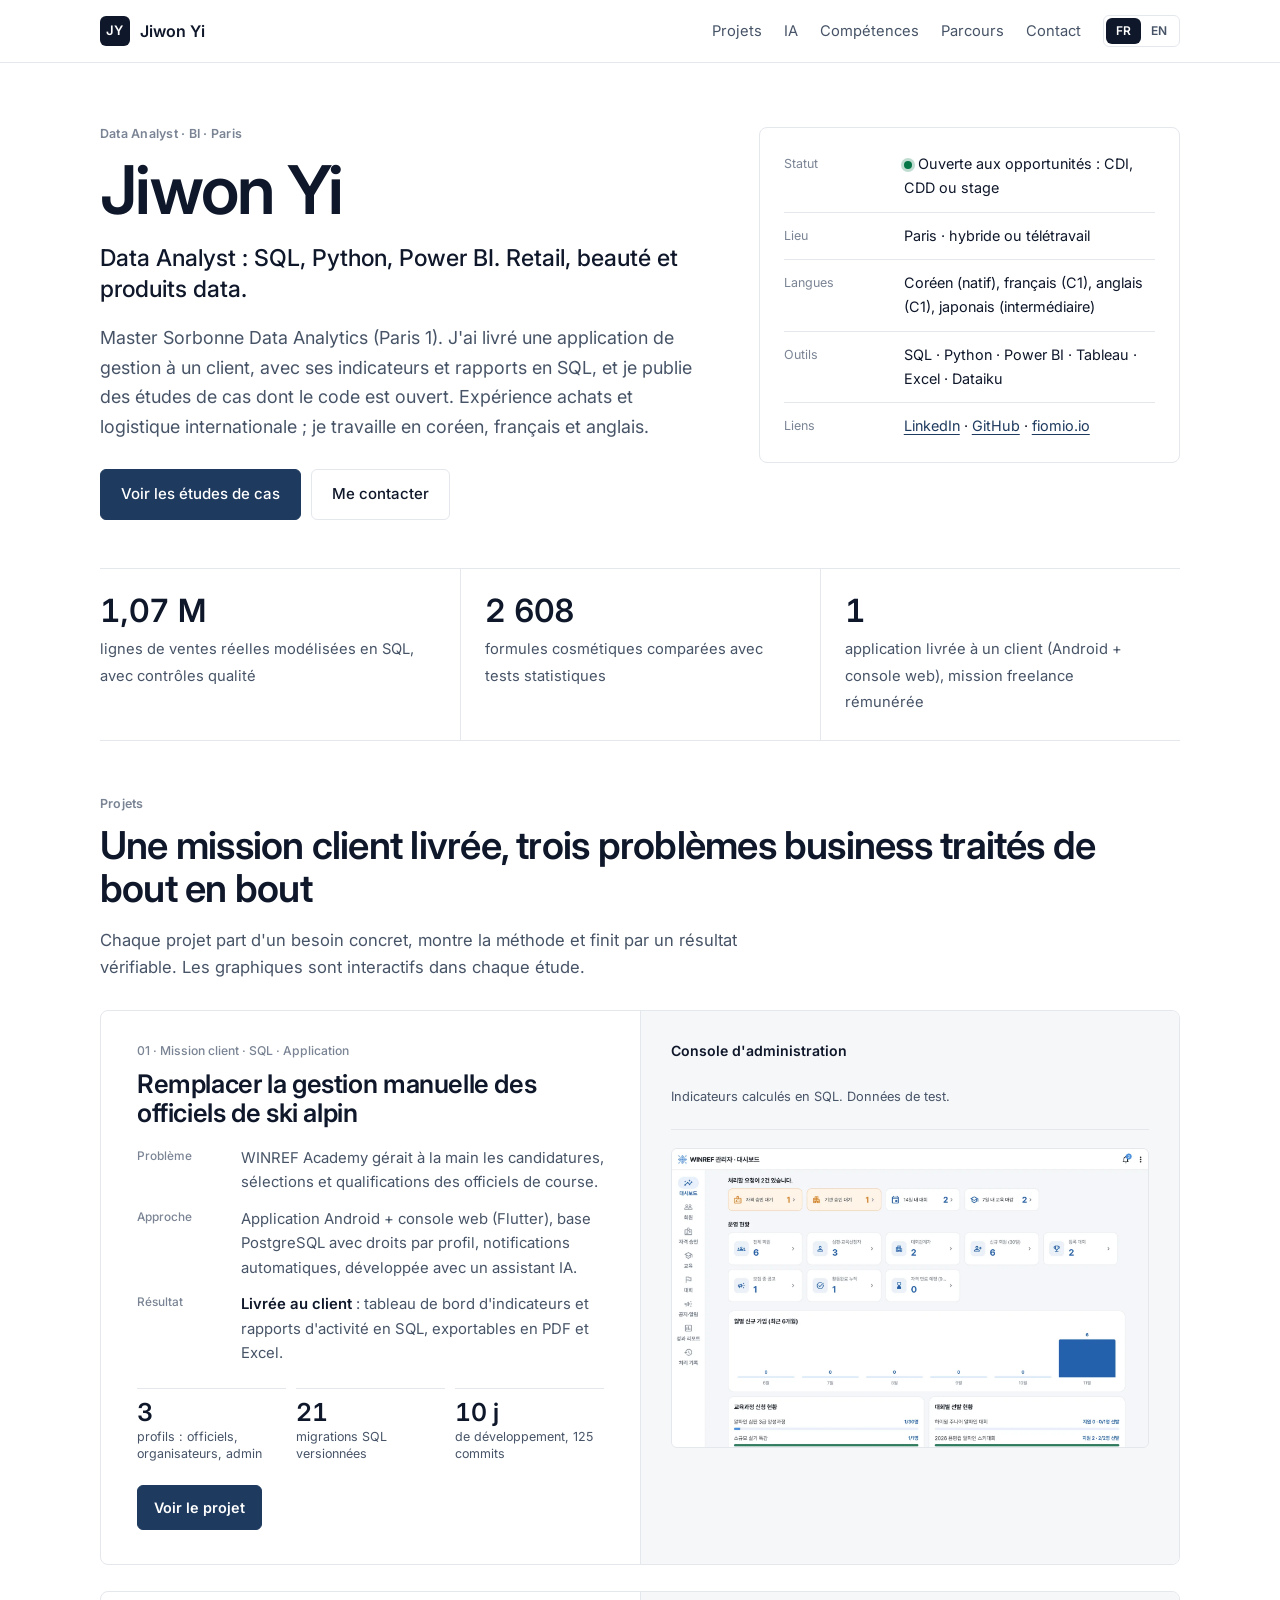
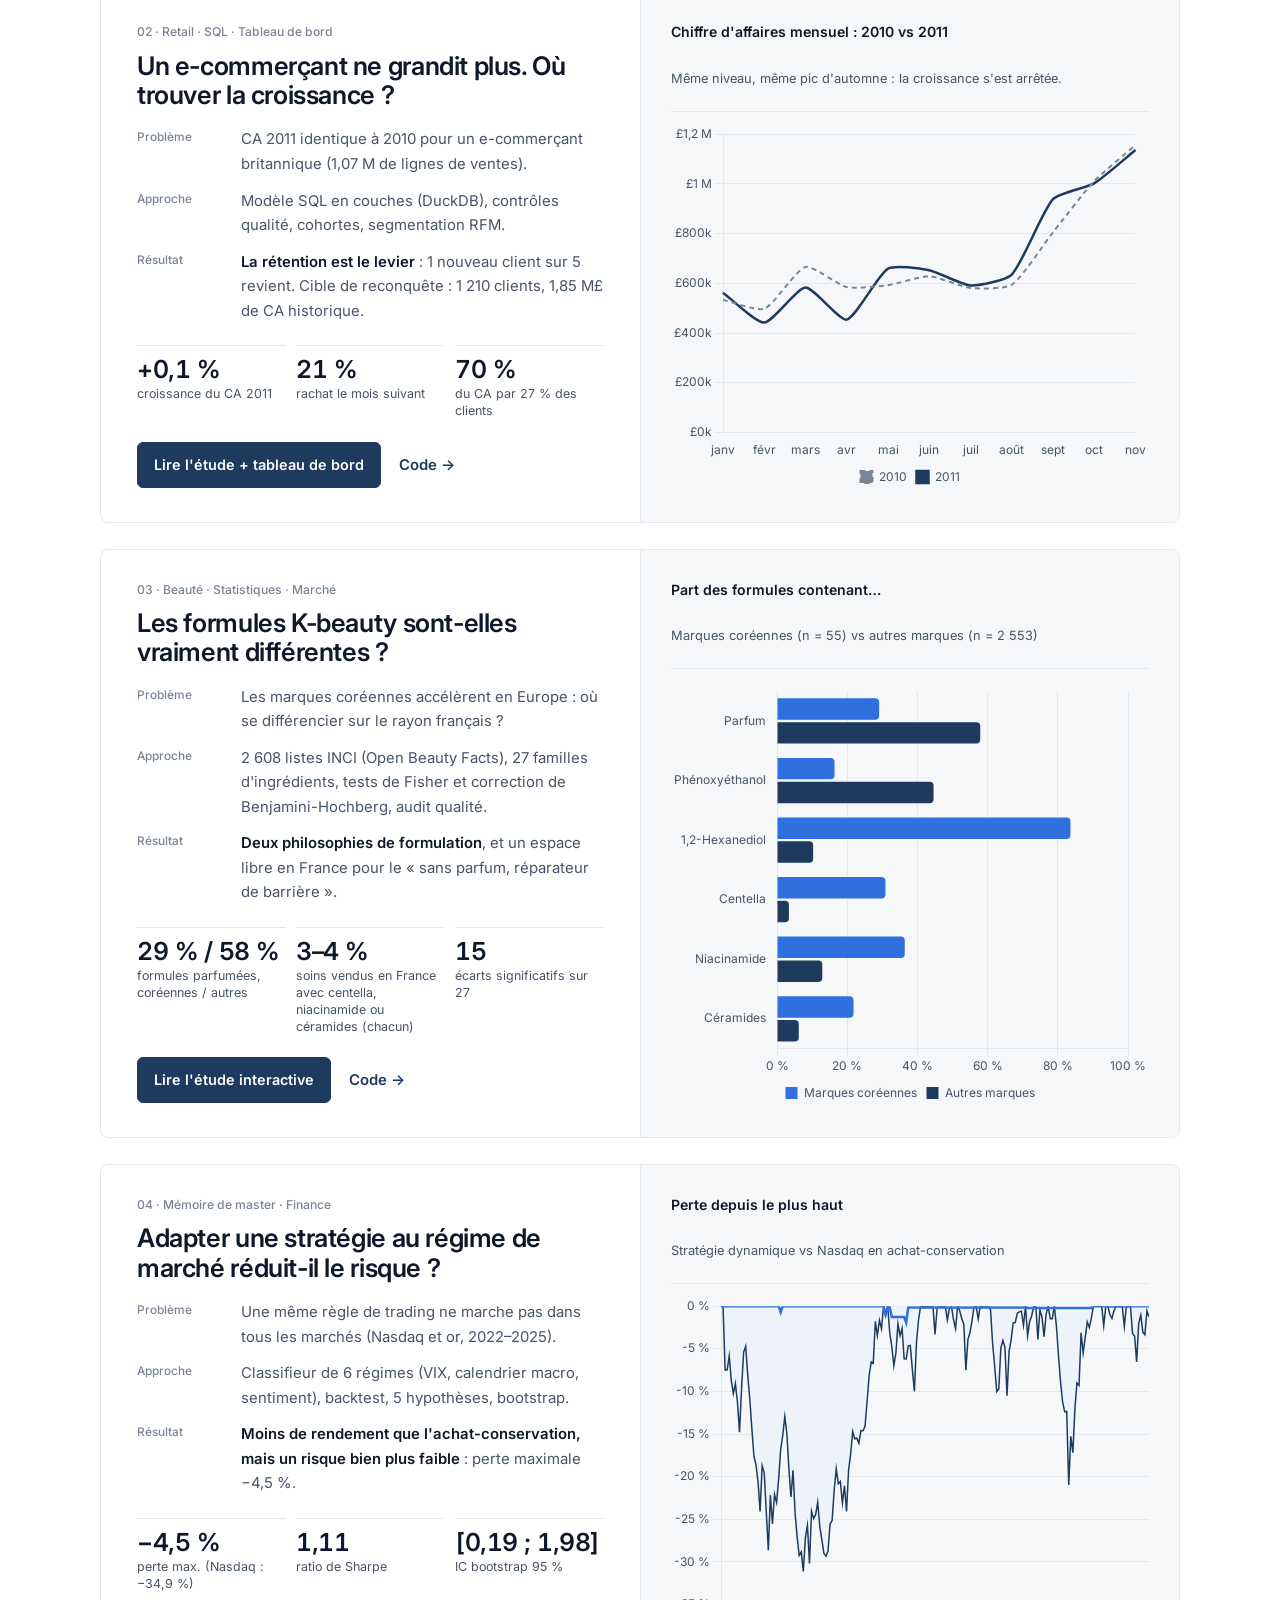
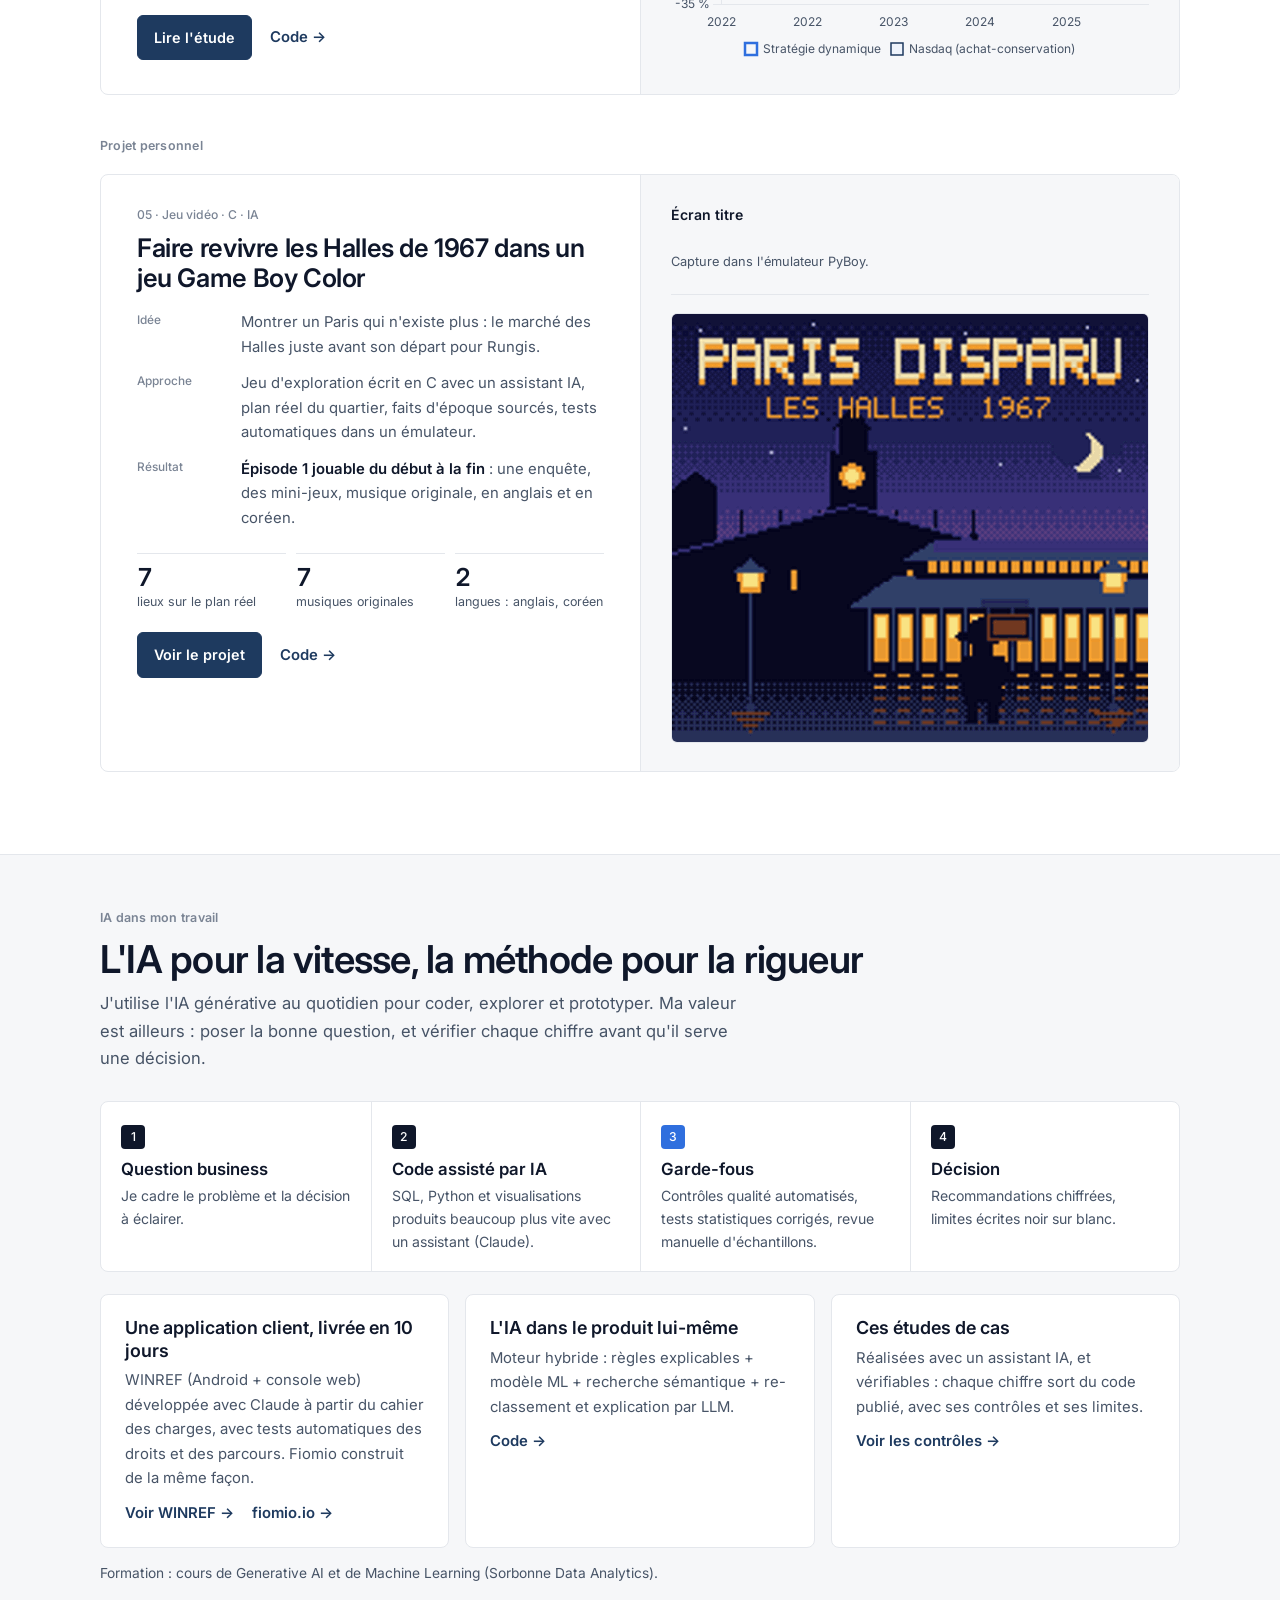
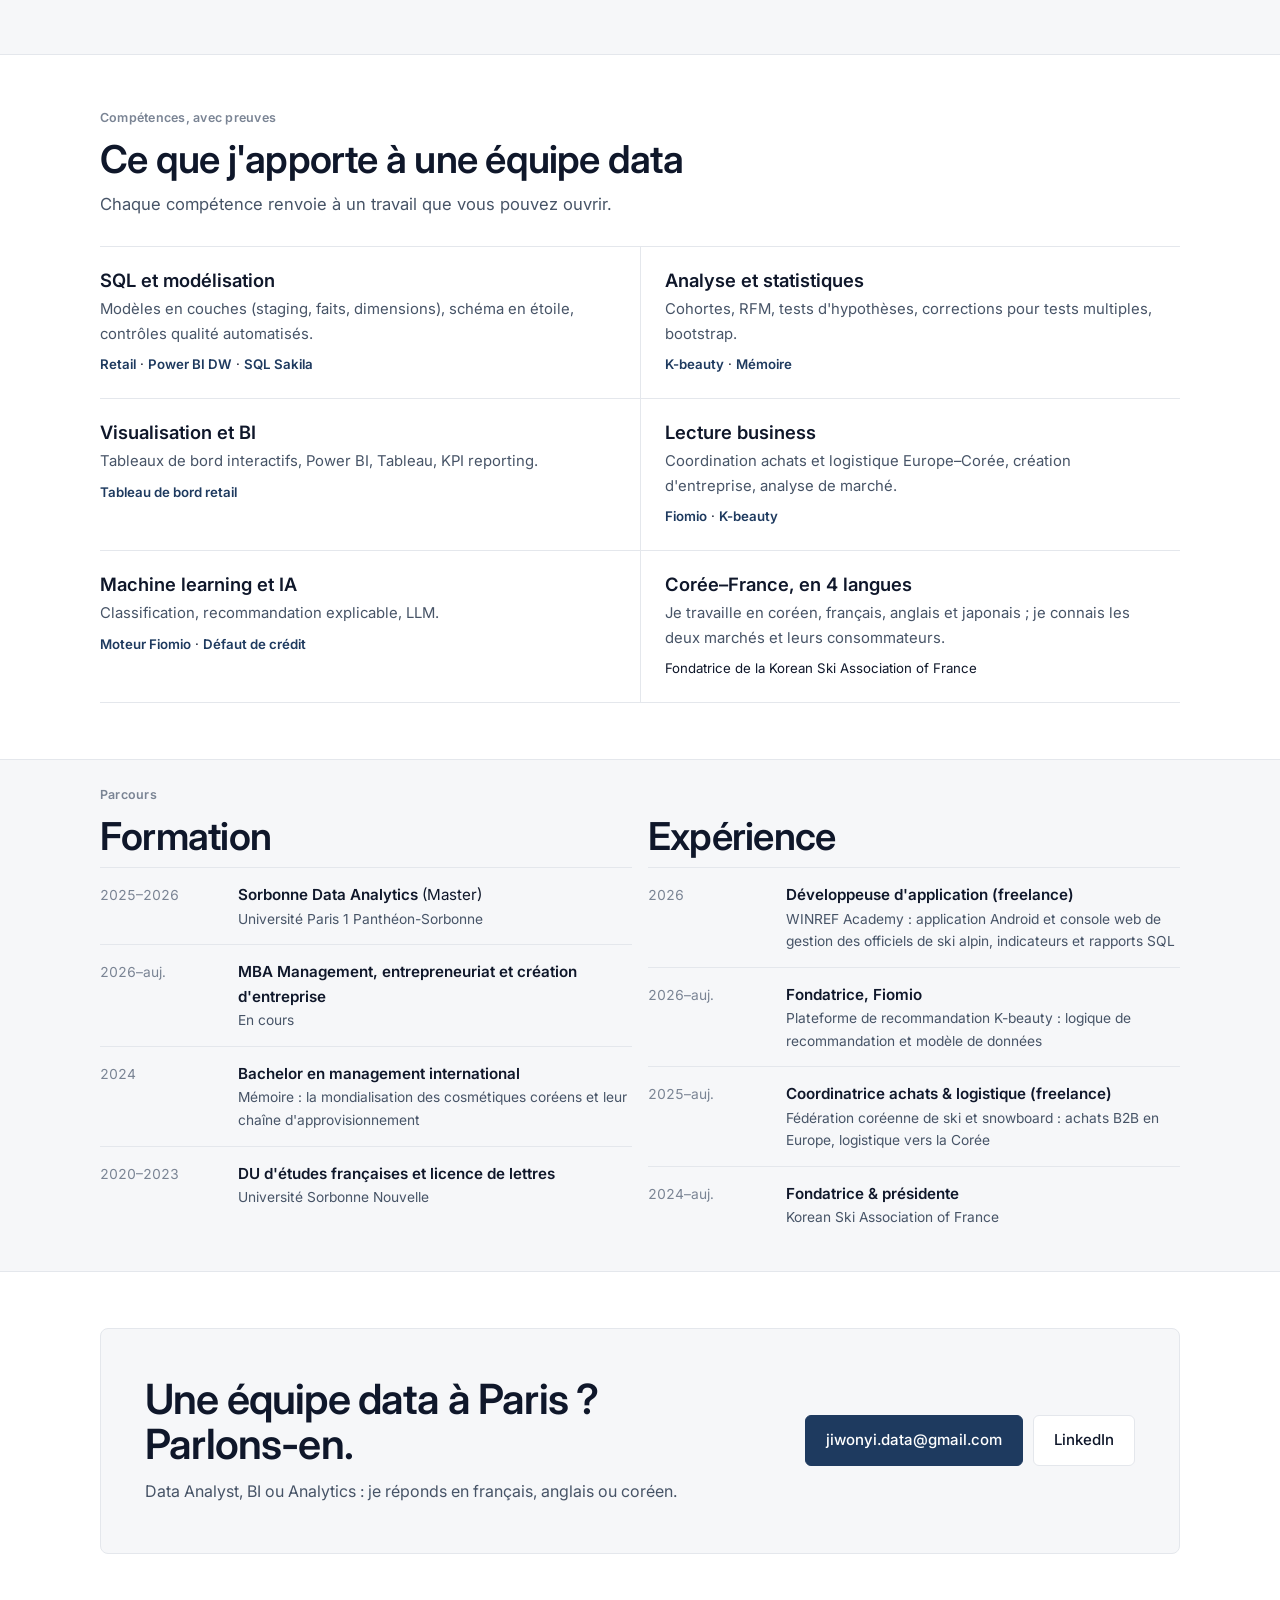
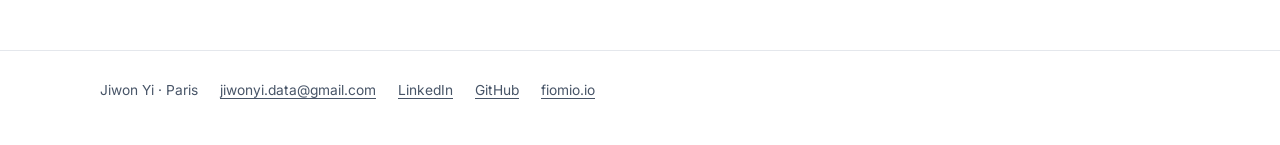
<file: index.html>
<!doctype html>
<html lang="fr" data-lang="fr">
<head>
<meta charset="utf-8">
<meta name="viewport" content="width=device-width, initial-scale=1">
<title>Jiwon Yi — Data Analyst à Paris</title>
<meta name="title-fr" content="Jiwon Yi — Data Analyst à Paris">
<meta name="title-en" content="Jiwon Yi — Data Analyst in Paris">
<meta name="description" content="Jiwon Yi, Data Analyst à Paris : SQL, Python, BI. Études de cas en retail, beauté et finance.">
<link rel="preconnect" href="https://fonts.googleapis.com"><link rel="preconnect" href="https://fonts.gstatic.com" crossorigin>
<link rel="stylesheet" href="https://fonts.googleapis.com/css2?family=Inter:wght@400;500;600;700&display=swap">
<link rel="stylesheet" href="assets/site.css?v=202611241107">
<script src="assets/site.js?v=202611241107"></script>
</head>
<body>
<nav class="nav"><div class="wrap">
  <a class="brand" href="index.html"><span class="mono">JY</span>Jiwon Yi</a>
  <a class="link" href="index.html#etudes"><span lang="fr">Projets</span><span lang="en">Projects</span></a>
  <a class="link opt" href="index.html#ia"><span lang="fr">IA</span><span lang="en">AI</span></a>
  <a class="link opt" href="index.html#competences"><span lang="fr">Compétences</span><span lang="en">Skills</span></a>
  <a class="link opt" href="index.html#parcours"><span lang="fr">Parcours</span><span lang="en">Background</span></a>
  <a class="link opt" href="mailto:jiwonyi.data@gmail.com">Contact</a>
  <div class="langsw" role="group" aria-label="Language"><button data-lang="fr" aria-pressed="true">FR</button><button data-lang="en" aria-pressed="false">EN</button></div>
</div></nav>
<header class="hero"><div class="wrap grid">
  <div>
    <p class="eyebrow">Data Analyst · BI · Paris</p>
    <h1 class="display">Jiwon Yi</h1>
    <p class="sub" lang="fr">Data Analyst : SQL, Python, Power BI. Retail, beauté et produits data.</p>
    <p class="sub" lang="en">Data Analyst: SQL, Python, Power BI. Retail, beauty and data products.</p>
    <p class="lead" lang="fr">Master Sorbonne Data Analytics (Paris 1). J'ai livré une application de gestion à un client, avec ses indicateurs et rapports en SQL, et je publie des études de cas dont le code est ouvert. Expérience achats et logistique internationale ; je travaille en coréen, français et anglais.</p>
    <p class="lead" lang="en">Sorbonne Data Analytics master's (Paris 1). I delivered a management app to a client, with its KPIs and reports in SQL, and I publish case studies with open code. International procurement and logistics experience; I work in Korean, French and English.</p>
    <div class="btns">
      <a class="btn primary" href="#etudes"><span lang="fr">Voir les études de cas</span><span lang="en">See the case studies</span></a>
      <a class="btn" href="mailto:jiwonyi.data@gmail.com"><span lang="fr">Me contacter</span><span lang="en">Get in touch</span></a>
    </div>
  </div>
  <aside class="profile">
    <dl class="facts">
      <div><dt lang="fr">Statut</dt><dt lang="en">Status</dt><dd><span class="dot"></span><span lang="fr">Ouverte aux opportunités : CDI, CDD ou stage</span><span lang="en">Open to roles: permanent, fixed-term or internship</span></dd></div>
      <div><dt lang="fr">Lieu</dt><dt lang="en">Location</dt><dd lang="fr">Paris · hybride ou télétravail</dd><dd lang="en">Paris · hybrid or remote</dd></div>
      <div><dt lang="fr">Langues</dt><dt lang="en">Languages</dt><dd lang="fr">Coréen (natif), français (C1), anglais (C1), japonais (intermédiaire)</dd><dd lang="en">Korean (native), French (C1), English (C1), Japanese (intermediate)</dd></div>
      <div><dt lang="fr">Outils</dt><dt lang="en">Tools</dt><dd>SQL · Python · Power BI · Tableau · Excel · Dataiku</dd></div>
      <div><dt lang="fr">Liens</dt><dt lang="en">Links</dt><dd><a href="https://www.linkedin.com/in/jiwonyi/">LinkedIn</a> · <a href="https://github.com/jiwon-ai">GitHub</a> · <a href="https://fiomio.io">fiomio.io</a></dd></div>
    </dl>
  </aside>
</div></header>

<div class="wrap"><div class="proof">
  <div><b><span lang="fr">1,07 M</span><span lang="en">1.07 M</span></b><span lang="fr">lignes de ventes réelles modélisées en SQL, avec contrôles qualité</span><span lang="en">real sales lines modelled in SQL, with data-quality checks</span></div>
  <div><b><span lang="fr">2 608</span><span lang="en">2,608</span></b><span lang="fr">formules cosmétiques comparées avec tests statistiques</span><span lang="en">cosmetic formulas compared with statistical tests</span></div>
  <div><b>1</b><span lang="fr">application livrée à un client (Android + console web), mission freelance rémunérée</span><span lang="en">app delivered to a client (Android + web console), paid freelance project</span></div>
</div></div>

<section id="etudes"><div class="wrap">
  <div class="sechead"><div>
    <p class="eyebrow"><span lang="fr">Projets</span><span lang="en">Projects</span></p>
    <h2 class="h" lang="fr">Une mission client livrée, trois problèmes business traités de bout en bout</h2>
    <h2 class="h" lang="en">One delivered client project, three business problems solved end to end</h2>
  </div></div>
  <p class="intro" lang="fr">Chaque projet part d'un besoin concret, montre la méthode et finit par un résultat vérifiable. Les graphiques sont interactifs dans chaque étude.</p>
  <p class="intro" lang="en">Each project starts from a concrete need, shows the method and ends with a verifiable result. Charts are interactive inside each study.</p>

  <article class="case">
    <div class="txt">
      <div class="num">01 · <span lang="fr">Mission client</span><span lang="en">Client project</span> · SQL · <span lang="fr">Application</span><span lang="en">App</span></div>
      <h3 lang="fr">Remplacer la gestion manuelle des officiels de ski alpin</h3>
      <h3 lang="en">Replacing manual management of alpine-ski officials</h3>
      <dl class="pai">
        <div><dt lang="fr">Problème</dt><dt lang="en">Problem</dt><dd lang="fr">WINREF Academy gérait à la main les candidatures, sélections et qualifications des officiels de course.</dd><dd lang="en">WINREF Academy handled race officials' applications, selections and qualifications by hand.</dd></div>
        <div><dt lang="fr">Approche</dt><dt lang="en">Approach</dt><dd lang="fr">Application Android + console web (Flutter), base PostgreSQL avec droits par profil, notifications automatiques, développée avec un assistant IA.</dd><dd lang="en">Android app + web console (Flutter), PostgreSQL with role-based rights, automatic notifications, built with an AI assistant.</dd></div>
        <div><dt lang="fr">Résultat</dt><dt lang="en">Result</dt><dd lang="fr"><b>Livrée au client</b> : tableau de bord d'indicateurs et rapports d'activité en SQL, exportables en PDF et Excel.</dd><dd lang="en"><b>Delivered to the client</b>: KPI dashboard and activity reports in SQL, exportable to PDF and Excel.</dd></div>
      </dl>
      <div class="metrics">
        <div><b>3</b><span lang="fr">profils : officiels, organisateurs, admin</span><span lang="en">roles: officials, organisers, admin</span></div>
        <div><b>21</b><span lang="fr">migrations SQL versionnées</span><span lang="en">versioned SQL migrations</span></div>
        <div><b>10 j</b><span lang="fr">de développement, 125 commits</span><span lang="en">of development, 125 commits</span></div>
      </div>
      <div class="actions"><a class="btn primary" href="winref.html"><span lang="fr">Voir le projet</span><span lang="en">See the project</span></a></div>
    </div>
    <div class="viz">
      <h4 lang="fr">Console d'administration</h4><h4 lang="en">Admin console</h4>
      <p class="cap" lang="fr">Indicateurs calculés en SQL. Données de test.</p>
      <p class="cap" lang="en">KPIs computed in SQL. Test data.</p>
      <img src="assets/winref/admin-dashboard.webp" width="1600" height="1000" loading="lazy" alt="WINREF admin dashboard">
    </div>
  </article>

  <article class="case">
    <div class="txt">
      <div class="num">02 · Retail · SQL · <span lang="fr">Tableau de bord</span><span lang="en">Dashboard</span></div>
      <h3 lang="fr">Un e-commerçant ne grandit plus. Où trouver la croissance ?</h3>
      <h3 lang="en">An online retailer stopped growing. Where is the growth?</h3>
      <dl class="pai">
        <div><dt lang="fr">Problème</dt><dt lang="en">Problem</dt><dd lang="fr">CA 2011 identique à 2010 pour un e-commerçant britannique (1,07 M de lignes de ventes).</dd><dd lang="en">2011 revenue equal to 2010 for a UK online retailer (1.07 M sales lines).</dd></div>
        <div><dt lang="fr">Approche</dt><dt lang="en">Approach</dt><dd lang="fr">Modèle SQL en couches (DuckDB), contrôles qualité, cohortes, segmentation RFM.</dd><dd lang="en">Layered SQL model (DuckDB), data-quality checks, cohorts, RFM segmentation.</dd></div>
        <div><dt lang="fr">Résultat</dt><dt lang="en">Result</dt><dd lang="fr"><b>La rétention est le levier</b> : 1 nouveau client sur 5 revient. Cible de reconquête : 1 210 clients, 1,85 M£ de CA historique.</dd><dd lang="en"><b>Retention is the lever</b>: 1 in 5 new customers returns. Win-back target: 1,210 customers, £1.85 M lifetime revenue.</dd></div>
      </dl>
      <div class="metrics">
        <div><b><span lang="fr">+0,1 %</span><span lang="en">+0.1 %</span></b><span lang="fr">croissance du CA 2011</span><span lang="en">2011 revenue growth</span></div>
        <div><b>21 %</b><span lang="fr">rachat le mois suivant</span><span lang="en">repeat next month</span></div>
        <div><b>70 %</b><span lang="fr">du CA par 27 % des clients</span><span lang="en">of revenue from 27 % of customers</span></div>
      </div>
      <div class="actions"><a class="btn primary" href="retail.html"><span lang="fr">Lire l'étude + tableau de bord</span><span lang="en">Read the study + dashboard</span></a><a href="https://github.com/jiwon-ai/retail-sales-analytics">Code →</a></div>
    </div>
    <div class="viz">
      <h4 lang="fr">Chiffre d'affaires mensuel : 2010 vs 2011</h4><h4 lang="en">Monthly revenue: 2010 vs 2011</h4>
      <p class="cap" lang="fr">Même niveau, même pic d'automne : la croissance s'est arrêtée.</p>
      <p class="cap" lang="en">Same level, same autumn peak: growth has stopped.</p>
      <div class="chartbox"><canvas id="v-retail" role="img" aria-label="Monthly revenue 2010 vs 2011"></canvas></div>
    </div>
  </article>

  <article class="case">
    <div class="txt">
      <div class="num">03 · <span lang="fr">Beauté</span><span lang="en">Beauty</span> · <span lang="fr">Statistiques</span><span lang="en">Statistics</span> · <span lang="fr">Marché</span><span lang="en">Market</span></div>
      <h3 lang="fr">Les formules K-beauty sont-elles vraiment différentes ?</h3>
      <h3 lang="en">Are K-beauty formulas really different?</h3>
      <dl class="pai">
        <div><dt lang="fr">Problème</dt><dt lang="en">Problem</dt><dd lang="fr">Les marques coréennes accélèrent en Europe : où se différencier sur le rayon français ?</dd><dd lang="en">Korean brands are accelerating in Europe: where can they stand out on the French shelf?</dd></div>
        <div><dt lang="fr">Approche</dt><dt lang="en">Approach</dt><dd lang="fr">2 608 listes INCI (Open Beauty Facts), 27 familles d'ingrédients, tests de Fisher et correction de Benjamini-Hochberg, audit qualité.</dd><dd lang="en">2,608 INCI lists (Open Beauty Facts), 27 ingredient families, Fisher tests with Benjamini-Hochberg correction, quality audit.</dd></div>
        <div><dt lang="fr">Résultat</dt><dt lang="en">Result</dt><dd lang="fr"><b>Deux philosophies de formulation</b>, et un espace libre en France pour le « sans parfum, réparateur de barrière ».</dd><dd lang="en"><b>Two formulation philosophies</b>, and white space in France for "fragrance-free, barrier repair".</dd></div>
      </dl>
      <div class="metrics">
        <div><b>29 % / 58 %</b><span lang="fr">formules parfumées, coréennes / autres</span><span lang="en">fragranced, Korean / other</span></div>
        <div><b>3–4 %</b><span lang="fr">soins vendus en France avec centella, niacinamide ou céramides (chacun)</span><span lang="en">of French face care with centella, niacinamide or ceramides (each)</span></div>
        <div><b>15</b><span lang="fr">écarts significatifs sur 27</span><span lang="en">significant gaps out of 27</span></div>
      </div>
      <div class="actions"><a class="btn primary" href="kbeauty.html"><span lang="fr">Lire l'étude interactive</span><span lang="en">Read the interactive study</span></a><a href="https://github.com/jiwon-ai/kbeauty-ingredients-analysis">Code →</a></div>
    </div>
    <div class="viz">
      <h4 lang="fr">Part des formules contenant…</h4><h4 lang="en">Share of formulas containing…</h4>
      <p class="cap" lang="fr">Marques coréennes (n = 55) vs autres marques (n = 2 553)</p>
      <p class="cap" lang="en">Korean brands (n = 55) vs other brands (n = 2,553)</p>
      <div class="chartbox"><canvas id="v-kb" role="img" aria-label="Ingredient shares, Korean vs other brands"></canvas></div>
    </div>
  </article>

  <article class="case">
    <div class="txt">
      <div class="num">04 · <span lang="fr">Mémoire de master</span><span lang="en">Master's thesis</span> · <span lang="fr">Finance</span><span lang="en">Finance</span></div>
      <h3 lang="fr">Adapter une stratégie au régime de marché réduit-il le risque ?</h3>
      <h3 lang="en">Does adapting a strategy to the market regime reduce risk?</h3>
      <dl class="pai">
        <div><dt lang="fr">Problème</dt><dt lang="en">Problem</dt><dd lang="fr">Une même règle de trading ne marche pas dans tous les marchés (Nasdaq et or, 2022–2025).</dd><dd lang="en">One trading rule does not work in every market (Nasdaq and gold, 2022–2025).</dd></div>
        <div><dt lang="fr">Approche</dt><dt lang="en">Approach</dt><dd lang="fr">Classifieur de 6 régimes (VIX, calendrier macro, sentiment), backtest, 5 hypothèses, bootstrap.</dd><dd lang="en">6-regime classifier (VIX, macro calendar, sentiment), backtest, 5 hypotheses, bootstrap.</dd></div>
        <div><dt lang="fr">Résultat</dt><dt lang="en">Result</dt><dd lang="fr"><b>Moins de rendement que l'achat-conservation, mais un risque bien plus faible</b> : perte maximale −4,5 %.</dd><dd lang="en"><b>Less return than buy-and-hold, but far lower risk</b>: −4.5 % maximum drawdown.</dd></div>
      </dl>
      <div class="metrics">
        <div><b><span lang="fr">−4,5 %</span><span lang="en">−4.5 %</span></b><span lang="fr">perte max. (Nasdaq : −34,9 %)</span><span lang="en">max drawdown (Nasdaq: −34.9 %)</span></div>
        <div><b><span lang="fr">1,11</span><span lang="en">1.11</span></b><span lang="fr">ratio de Sharpe</span><span lang="en">Sharpe ratio</span></div>
        <div><b><span lang="fr">[0,19 ; 1,98]</span><span lang="en">[0.19, 1.98]</span></b><span lang="fr">IC bootstrap 95 %</span><span lang="en">95 % bootstrap CI</span></div>
      </div>
      <div class="actions"><a class="btn primary" href="thesis.html"><span lang="fr">Lire l'étude</span><span lang="en">Read the study</span></a><a href="https://github.com/jiwon-ai/Paris1_nasdaqandgold">Code →</a></div>
    </div>
    <div class="viz">
      <h4 lang="fr">Perte depuis le plus haut</h4><h4 lang="en">Drawdown from peak</h4>
      <p class="cap" lang="fr">Stratégie dynamique vs Nasdaq en achat-conservation</p>
      <p class="cap" lang="en">Dynamic strategy vs Nasdaq buy-and-hold</p>
      <div class="chartbox"><canvas id="v-th" role="img" aria-label="Drawdown, dynamic strategy vs Nasdaq"></canvas></div>
    </div>
  </article>

  <div class="sechead side"><div>
    <p class="eyebrow"><span lang="fr">Projet personnel</span><span lang="en">Personal project</span></p>
  </div></div>

  <article class="case">
    <div class="txt">
      <div class="num">05 · <span lang="fr">Jeu vidéo</span><span lang="en">Video game</span> · C · <span lang="fr">IA</span><span lang="en">AI</span></div>
      <h3 lang="fr">Faire revivre les Halles de 1967 dans un jeu Game Boy Color</h3>
      <h3 lang="en">Bringing 1967 Les Halles back in a Game Boy Color game</h3>
      <dl class="pai">
        <div><dt lang="fr">Idée</dt><dt lang="en">Idea</dt><dd lang="fr">Montrer un Paris qui n'existe plus : le marché des Halles juste avant son départ pour Rungis.</dd><dd lang="en">Show a Paris that no longer exists: Les Halles market just before it moved to Rungis.</dd></div>
        <div><dt lang="fr">Approche</dt><dt lang="en">Approach</dt><dd lang="fr">Jeu d'exploration écrit en C avec un assistant IA, plan réel du quartier, faits d'époque sourcés, tests automatiques dans un émulateur.</dd><dd lang="en">Exploration game written in C with an AI assistant, real street layout, sourced period facts, automated tests in an emulator.</dd></div>
        <div><dt lang="fr">Résultat</dt><dt lang="en">Result</dt><dd lang="fr"><b>Épisode 1 jouable du début à la fin</b> : une enquête, des mini-jeux, musique originale, en anglais et en coréen.</dd><dd lang="en"><b>Episode 1 playable start to finish</b>: a mystery, mini-games, original music, in English and Korean.</dd></div>
      </dl>
      <div class="metrics">
        <div><b>7</b><span lang="fr">lieux sur le plan réel</span><span lang="en">areas on the real layout</span></div>
        <div><b>7</b><span lang="fr">musiques originales</span><span lang="en">original music loops</span></div>
        <div><b>2</b><span lang="fr">langues : anglais, coréen</span><span lang="en">languages: English, Korean</span></div>
      </div>
      <div class="actions"><a class="btn primary" href="parisdisparu.html"><span lang="fr">Voir le projet</span><span lang="en">See the project</span></a><a href="https://github.com/jiwon-ai/paris-disparu/tree/dev">Code →</a></div>
    </div>
    <div class="viz">
      <h4 lang="fr">Écran titre</h4><h4 lang="en">Title screen</h4>
      <p class="cap" lang="fr">Capture dans l'émulateur PyBoy.</p>
      <p class="cap" lang="en">Captured in the PyBoy emulator.</p>
      <img class="px" src="assets/parisdisparu/title.png" width="480" height="432" loading="lazy" alt="Paris Disparu title screen">
    </div>
  </article>
</div></section>

<section id="ia"><div class="wrap">
  <p class="eyebrow"><span lang="fr">IA dans mon travail</span><span lang="en">AI in my work</span></p>
  <h2 class="h" lang="fr">L'IA pour la vitesse, la méthode pour la rigueur</h2>
  <h2 class="h" lang="en">AI for speed, method for rigour</h2>
  <p class="intro" lang="fr">J'utilise l'IA générative au quotidien pour coder, explorer et prototyper. Ma valeur est ailleurs : poser la bonne question, et vérifier chaque chiffre avant qu'il serve une décision.</p>
  <p class="intro" lang="en">I use generative AI every day to code, explore and prototype. My value is elsewhere: asking the right question, and checking every number before it drives a decision.</p>
  <div class="aiflow">
    <div><span>1</span><b lang="fr">Question business</b><b lang="en">Business question</b><p lang="fr">Je cadre le problème et la décision à éclairer.</p><p lang="en">I frame the problem and the decision it should inform.</p></div>
    <div><span>2</span><b lang="fr">Code assisté par IA</b><b lang="en">AI-assisted code</b><p lang="fr">SQL, Python et visualisations produits beaucoup plus vite avec un assistant (Claude).</p><p lang="en">SQL, Python and charts produced much faster with an assistant (Claude).</p></div>
    <div><span>3</span><b lang="fr">Garde-fous</b><b lang="en">Guardrails</b><p lang="fr">Contrôles qualité automatisés, tests statistiques corrigés, revue manuelle d'échantillons.</p><p lang="en">Automated data-quality checks, corrected statistical tests, manual sample review.</p></div>
    <div><span>4</span><b lang="fr">Décision</b><b lang="en">Decision</b><p lang="fr">Recommandations chiffrées, limites écrites noir sur blanc.</p><p lang="en">Quantified recommendations, limitations stated plainly.</p></div>
  </div>
  <div class="grid3">
    <div class="card"><h3 lang="fr">Une application client, livrée en 10 jours</h3><h3 lang="en">A client app, delivered in 10 days</h3>
      <p lang="fr">WINREF (Android + console web) développée avec Claude à partir du cahier des charges, avec tests automatiques des droits et des parcours. Fiomio construit de la même façon.</p>
      <p lang="en">WINREF (Android + web console) built with Claude from the client's specification, with automated tests of access rights and user flows. Fiomio was built the same way.</p>
      <div class="actions"><a href="winref.html"><span lang="fr">Voir WINREF →</span><span lang="en">See WINREF →</span></a> <a href="https://fiomio.io">fiomio.io →</a></div></div>
    <div class="card"><h3 lang="fr">L'IA dans le produit lui-même</h3><h3 lang="en">AI inside the product</h3>
      <p lang="fr">Moteur hybride : règles explicables + modèle ML + recherche sémantique + re-classement et explication par LLM.</p>
      <p lang="en">Hybrid engine: explainable rules + ML model + semantic search + LLM re-ranking and explanation.</p>
      <div class="actions"><a href="https://github.com/jiwon-ai/daily-coding/tree/main/ml_project02_fiomio_skin">Code →</a></div></div>
    <div class="card"><h3 lang="fr">Ces études de cas</h3><h3 lang="en">These case studies</h3>
      <p lang="fr">Réalisées avec un assistant IA, et vérifiables : chaque chiffre sort du code publié, avec ses contrôles et ses limites.</p>
      <p lang="en">Built with an AI assistant, and verifiable: every number comes from the published code, with its checks and limitations.</p>
      <div class="actions"><a href="https://github.com/jiwon-ai/retail-sales-analytics/blob/main/sql/04_checks.sql"><span lang="fr">Voir les contrôles →</span><span lang="en">See the checks →</span></a></div></div>
  </div>
  <p class="note" lang="fr">Formation : cours de Generative AI et de Machine Learning (Sorbonne Data Analytics).</p>
  <p class="note" lang="en">Training: Generative AI and Machine Learning courses (Sorbonne Data Analytics).</p>
</div></section>

<section id="competences"><div class="wrap">
  <p class="eyebrow"><span lang="fr">Compétences, avec preuves</span><span lang="en">Skills, with evidence</span></p>
  <h2 class="h" lang="fr">Ce que j'apporte à une équipe data</h2>
  <h2 class="h" lang="en">What I bring to a data team</h2>
  <p class="intro" lang="fr">Chaque compétence renvoie à un travail que vous pouvez ouvrir.</p>
  <p class="intro" lang="en">Each skill links to work you can open.</p>
  <div class="caps">
    <div class="cap"><h3 lang="fr">SQL et modélisation</h3><h3 lang="en">SQL &amp; data modelling</h3>
      <p lang="fr">Modèles en couches (staging, faits, dimensions), schéma en étoile, contrôles qualité automatisés.</p>
      <p lang="en">Layered models (staging, facts, dimensions), star schema, automated data-quality checks.</p>
      <div class="ev"><a href="retail.html">Retail</a> · <a href="https://github.com/jiwon-ai/PROJET-POWER-BI-SDA6">Power BI DW</a> · <a href="https://github.com/jiwon-ai/SDA_SQL">SQL Sakila</a></div></div>
    <div class="cap"><h3 lang="fr">Analyse et statistiques</h3><h3 lang="en">Analysis &amp; statistics</h3>
      <p lang="fr">Cohortes, RFM, tests d'hypothèses, corrections pour tests multiples, bootstrap.</p>
      <p lang="en">Cohorts, RFM, hypothesis tests, multiple-testing corrections, bootstrap.</p>
      <div class="ev"><a href="kbeauty.html">K-beauty</a> · <a href="thesis.html"><span lang="fr">Mémoire</span><span lang="en">Thesis</span></a></div></div>
    <div class="cap"><h3 lang="fr">Visualisation et BI</h3><h3 lang="en">Visualisation &amp; BI</h3>
      <p lang="fr">Tableaux de bord interactifs, Power BI, Tableau, KPI reporting.</p>
      <p lang="en">Interactive dashboards, Power BI, Tableau, KPI reporting.</p>
      <div class="ev"><a href="retail.html#dashboard"><span lang="fr">Tableau de bord retail</span><span lang="en">Retail dashboard</span></a></div></div>
    <div class="cap"><h3 lang="fr">Lecture business</h3><h3 lang="en">Business judgement</h3>
      <p lang="fr">Coordination achats et logistique Europe–Corée, création d'entreprise, analyse de marché.</p>
      <p lang="en">Europe–Korea procurement and logistics coordination, founding a company, market analysis.</p>
      <div class="ev"><a href="https://fiomio.io">Fiomio</a> · <a href="kbeauty.html">K-beauty</a></div></div>
    <div class="cap"><h3 lang="fr">Machine learning et IA</h3><h3 lang="en">Machine learning &amp; AI</h3>
      <p lang="fr">Classification, recommandation explicable, LLM.</p>
      <p lang="en">Classification, explainable recommendation, LLMs.</p>
      <div class="ev"><a href="https://github.com/jiwon-ai/daily-coding/tree/main/ml_project02_fiomio_skin"><span lang="fr">Moteur Fiomio</span><span lang="en">Fiomio engine</span></a> · <a href="https://github.com/jiwon-ai/SDA_Python"><span lang="fr">Défaut de crédit</span><span lang="en">Credit default</span></a></div></div>
    <div class="cap"><h3 lang="fr">Corée–France, en 4 langues</h3><h3 lang="en">Korea–France, in 4 languages</h3>
      <p lang="fr">Je travaille en coréen, français, anglais et japonais ; je connais les deux marchés et leurs consommateurs.</p>
      <p lang="en">I work in Korean, French, English and Japanese, and know both markets and their consumers.</p>
      <div class="ev"><span lang="fr">Fondatrice de la Korean Ski Association of France</span><span lang="en">Founder of the Korean Ski Association of France</span></div></div>
  </div>
</div></section>

<section id="parcours" class="tight"><div class="wrap">
  <p class="eyebrow"><span lang="fr">Parcours</span><span lang="en">Background</span></p>
  <div class="grid2">
    <div>
      <h2 class="h" lang="fr">Formation</h2><h2 class="h" lang="en">Education</h2>
      <div class="tl">
        <div><span class="y">2025–2026</span><span><b>Sorbonne Data Analytics</b> (Master)<small>Université Paris 1 Panthéon-Sorbonne</small></span></div>
        <div><span class="y" lang="fr">2026–auj.</span><span class="y" lang="en">2026–now</span><span><b lang="fr">MBA Management, entrepreneuriat et création d'entreprise</b><b lang="en">MBA in Management, Entrepreneurship and Venture Creation</b><small lang="fr">En cours</small><small lang="en">In progress</small></span></div>
        <div><span class="y">2024</span><span><b lang="fr">Bachelor en management international</b><b lang="en">Bachelor's in International Management</b><small lang="fr">Mémoire : la mondialisation des cosmétiques coréens et leur chaîne d'approvisionnement</small><small lang="en">Thesis: the globalisation of Korean cosmetics and their supply chain</small></span></div>
        <div><span class="y">2020–2023</span><span><b lang="fr">DU d'études françaises et licence de lettres</b><b lang="en">French studies diploma and BA in French literature</b><small>Université Sorbonne Nouvelle</small></span></div>
      </div>
    </div>
    <div>
      <h2 class="h" lang="fr">Expérience</h2><h2 class="h" lang="en">Experience</h2>
      <div class="tl">
        <div><span class="y">2026</span><span><b lang="fr">Développeuse d'application (freelance)</b><b lang="en">App developer (freelance)</b><small lang="fr">WINREF Academy : application Android et console web de gestion des officiels de ski alpin, indicateurs et rapports SQL</small><small lang="en">WINREF Academy: Android app and web console for alpine-ski officials, SQL KPIs and reports</small></span></div>
        <div><span class="y" lang="fr">2026–auj.</span><span class="y" lang="en">2026–now</span><span><b lang="fr">Fondatrice, Fiomio</b><b lang="en">Founder, Fiomio</b><small lang="fr">Plateforme de recommandation K-beauty : logique de recommandation et modèle de données</small><small lang="en">K-beauty recommendation platform: recommendation logic and data model</small></span></div>
        <div><span class="y" lang="fr">2025–auj.</span><span class="y" lang="en">2025–now</span><span><b lang="fr">Coordinatrice achats &amp; logistique (freelance)</b><b lang="en">Procurement &amp; Logistics Coordinator (freelance)</b><small lang="fr">Fédération coréenne de ski et snowboard : achats B2B en Europe, logistique vers la Corée</small><small lang="en">Korea Ski &amp; Snowboard Federation: B2B purchasing in Europe, logistics to Korea</small></span></div>
        <div><span class="y" lang="fr">2024–auj.</span><span class="y" lang="en">2024–now</span><span><b lang="fr">Fondatrice &amp; présidente</b><b lang="en">Founder &amp; President</b><small>Korean Ski Association of France</small></span></div>
      </div>
    </div>
  </div>
</div></section>

<section><div class="wrap"><div class="cta">
  <div>
    <h2 lang="fr">Une équipe data à Paris ? Parlons-en.</h2>
    <h2 lang="en">A data team in Paris? Let's talk.</h2>
    <p lang="fr">Data Analyst, BI ou Analytics : je réponds en français, anglais ou coréen.</p>
    <p lang="en">Data Analyst, BI or Analytics roles: I reply in French, English or Korean.</p>
  </div>
  <div class="btns">
    <a class="btn primary" href="mailto:jiwonyi.data@gmail.com">jiwonyi.data@gmail.com</a>
    <a class="btn" href="https://www.linkedin.com/in/jiwonyi/">LinkedIn</a>
  </div>
</div></div></section>

<footer><div class="wrap">
  <span>Jiwon Yi · Paris</span>
  <a href="mailto:jiwonyi.data@gmail.com">jiwonyi.data@gmail.com</a>
  <a href="https://www.linkedin.com/in/jiwonyi/">LinkedIn</a>
  <a href="https://github.com/jiwon-ai">GitHub</a>
  <a href="https://fiomio.io">fiomio.io</a>
</div></footer>
<script src="assets/chart.umd.js?v=202611241107"></script><script src="assets/home.js?v=202611241107"></script>
</body>
</html>
</file>
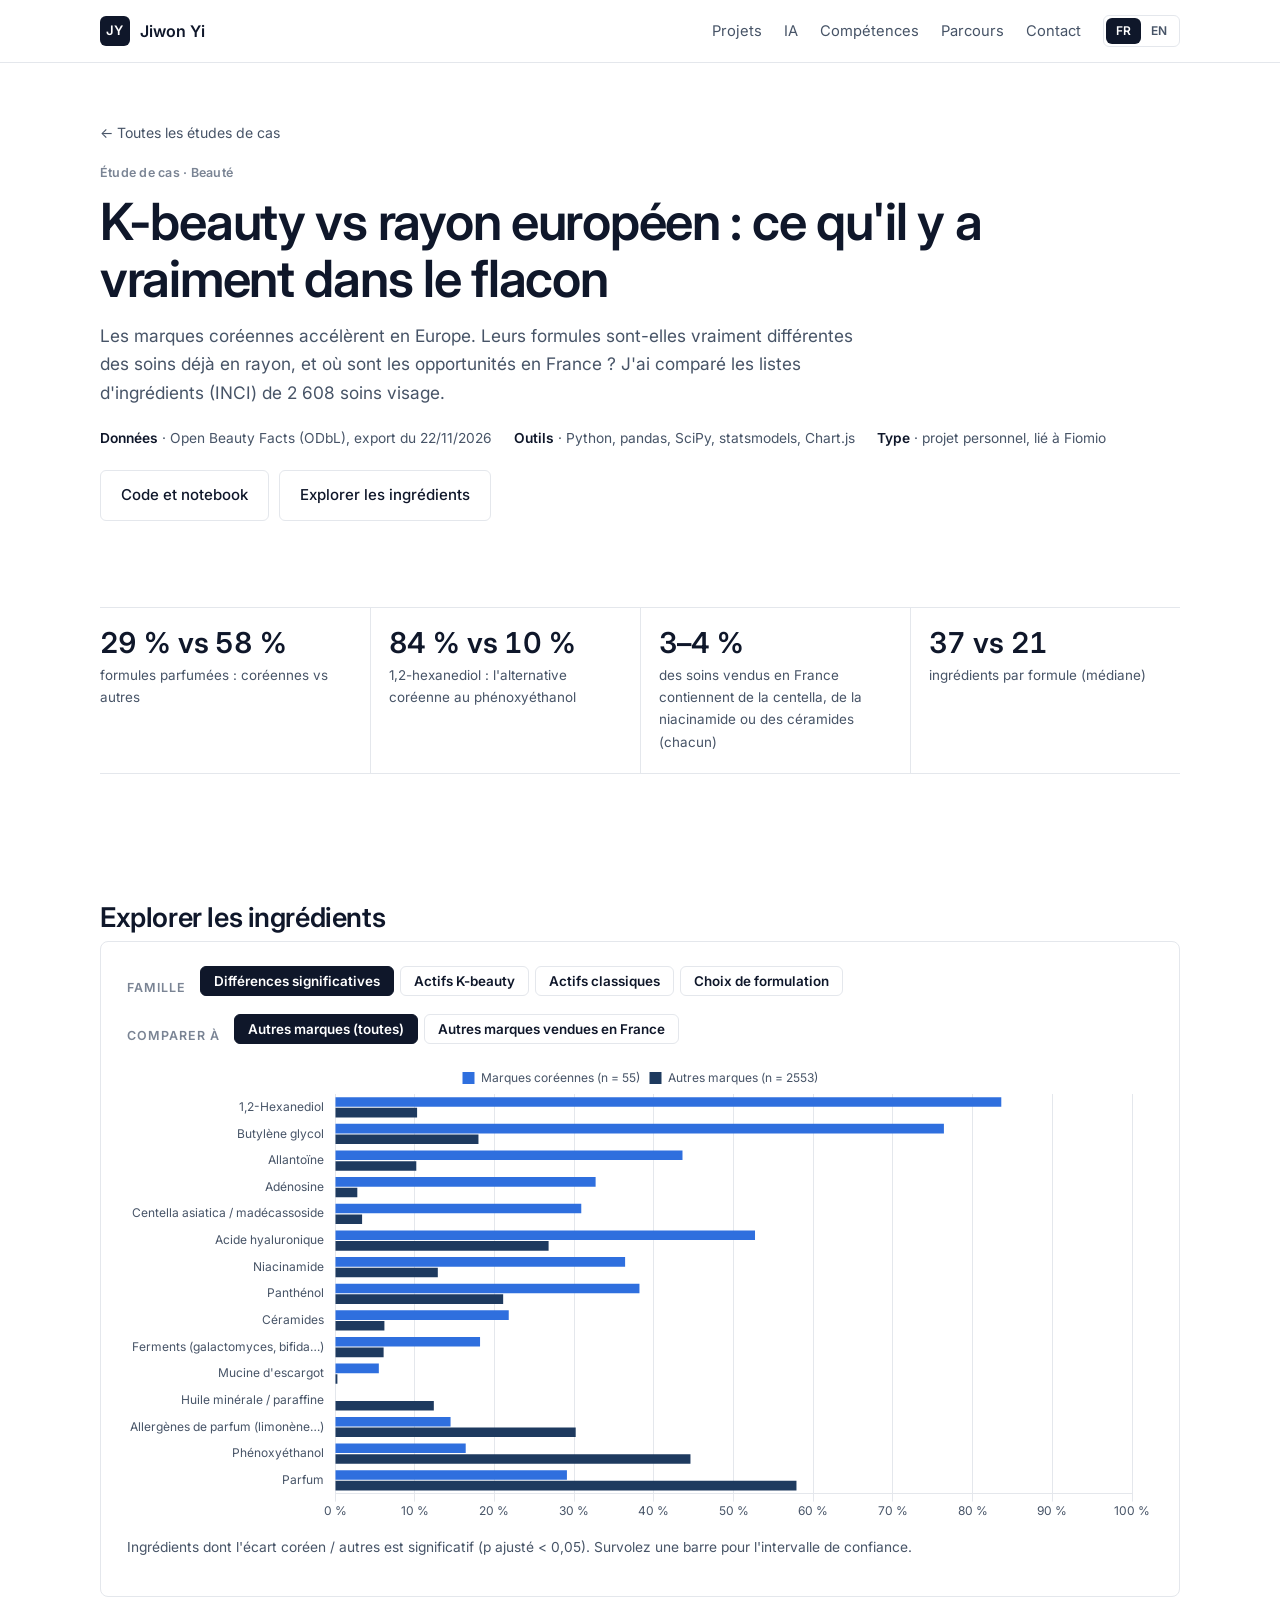
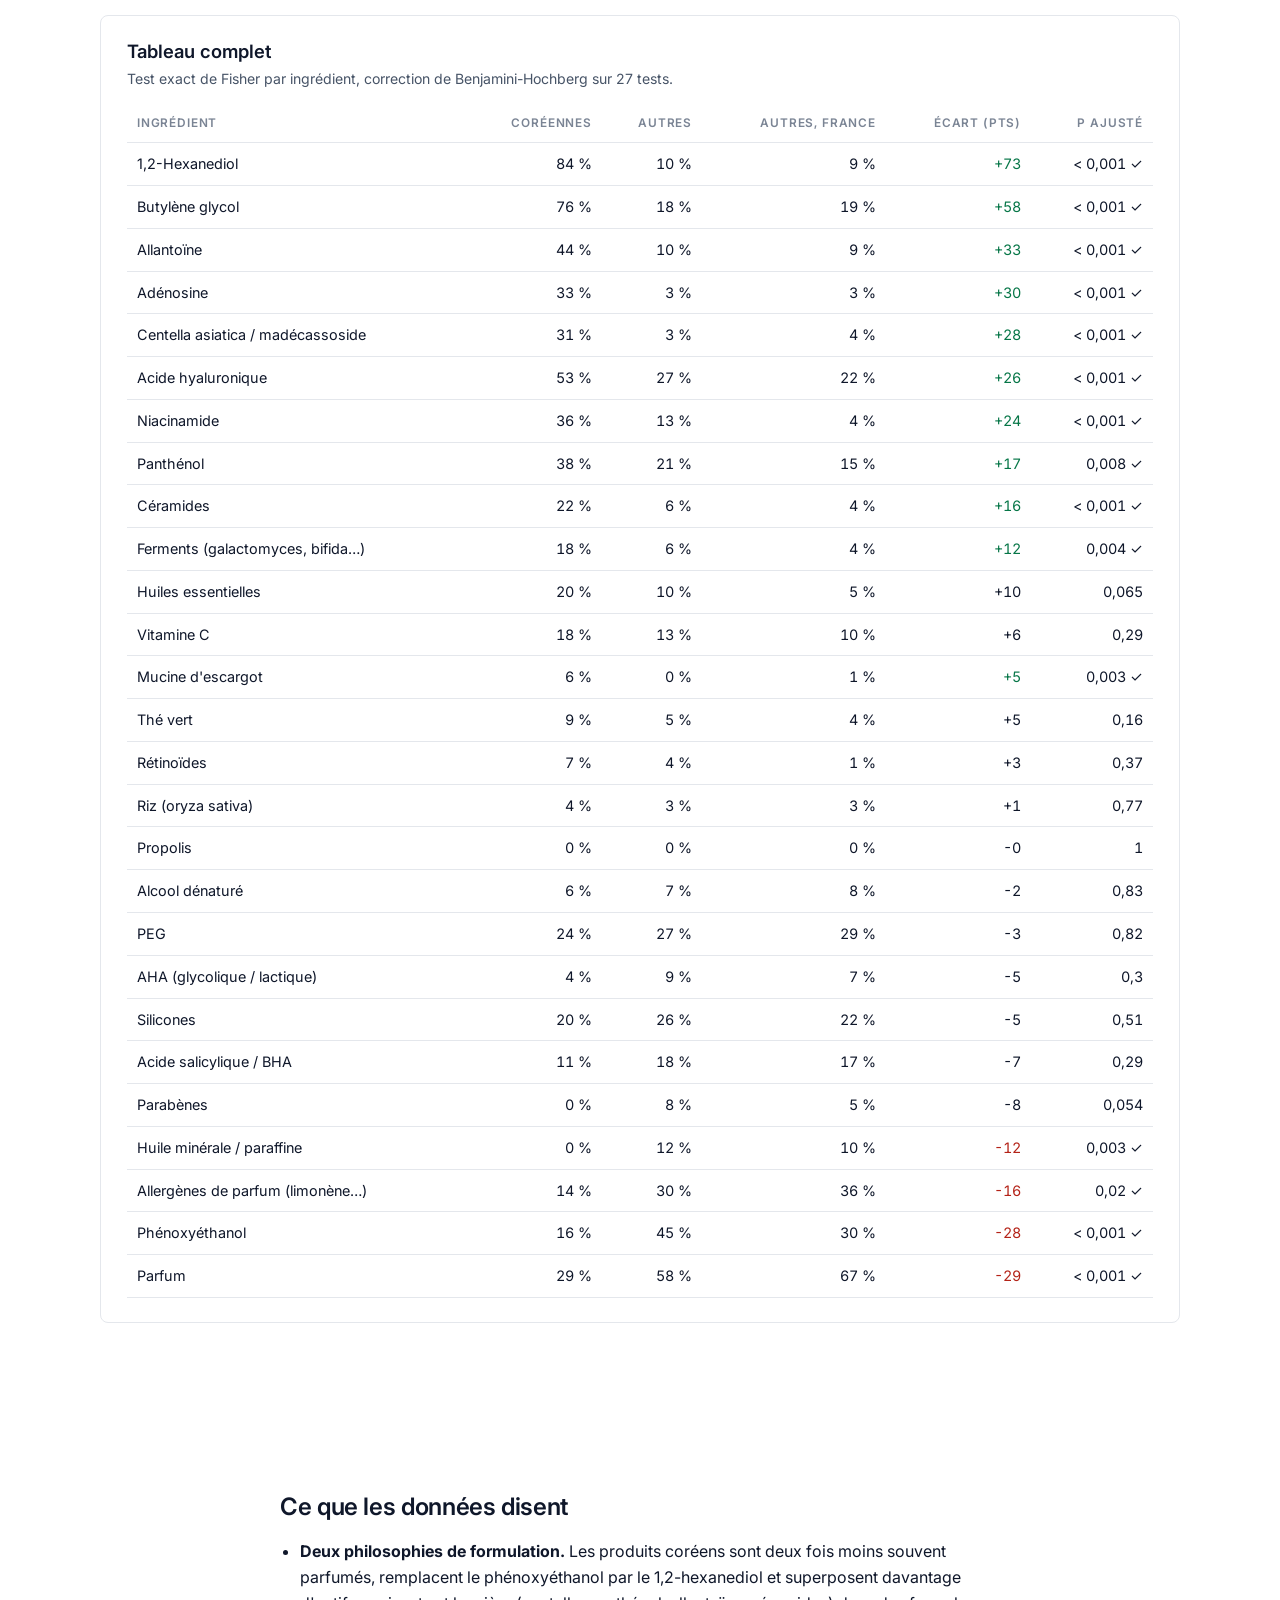
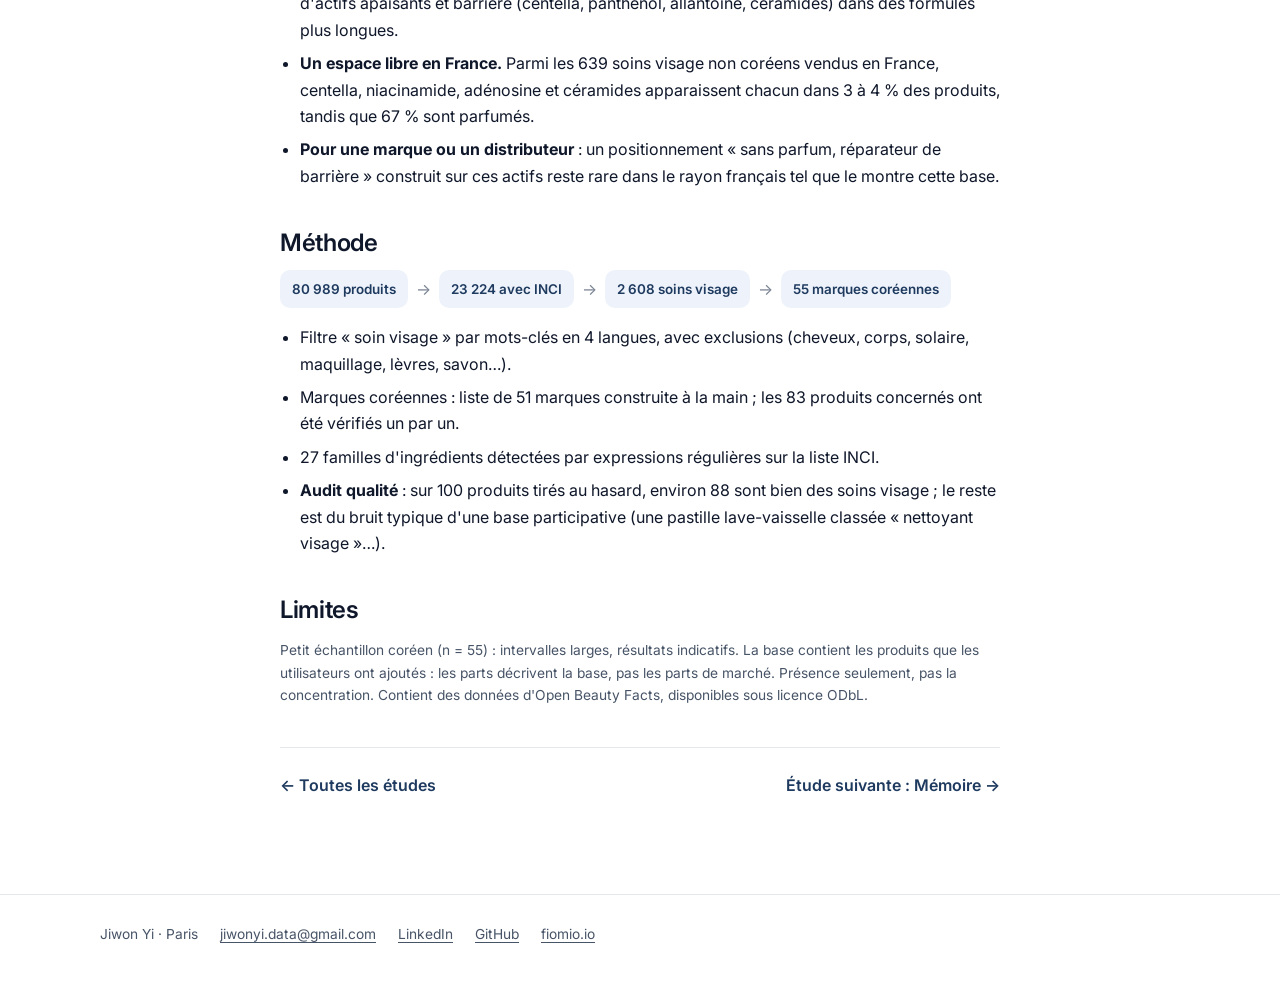
<file: kbeauty.html>
<!doctype html>
<html lang="fr" data-lang="fr">
<head>
<meta charset="utf-8">
<meta name="viewport" content="width=device-width, initial-scale=1">
<title>K-beauty vs rayon européen — Jiwon Yi</title>
<meta name="title-fr" content="K-beauty vs rayon européen — Jiwon Yi">
<meta name="title-en" content="K-beauty vs the European shelf — Jiwon Yi">
<meta name="description" content="Étude de cas : formules de 2 608 soins visage, marques coréennes vs autres, tests statistiques.">
<link rel="preconnect" href="https://fonts.googleapis.com"><link rel="preconnect" href="https://fonts.gstatic.com" crossorigin>
<link rel="stylesheet" href="https://fonts.googleapis.com/css2?family=Inter:wght@400;500;600;700&display=swap">
<link rel="stylesheet" href="assets/site.css?v=202611241107">
<script src="assets/site.js?v=202611241107"></script>
</head>
<body>
<nav class="nav"><div class="wrap">
  <a class="brand" href="index.html"><span class="mono">JY</span>Jiwon Yi</a>
  <a class="link" href="index.html#etudes"><span lang="fr">Projets</span><span lang="en">Projects</span></a>
  <a class="link opt" href="index.html#ia"><span lang="fr">IA</span><span lang="en">AI</span></a>
  <a class="link opt" href="index.html#competences"><span lang="fr">Compétences</span><span lang="en">Skills</span></a>
  <a class="link opt" href="index.html#parcours"><span lang="fr">Parcours</span><span lang="en">Background</span></a>
  <a class="link opt" href="mailto:jiwonyi.data@gmail.com">Contact</a>
  <div class="langsw" role="group" aria-label="Language"><button data-lang="fr" aria-pressed="true">FR</button><button data-lang="en" aria-pressed="false">EN</button></div>
</div></nav>
<header class="case-hero"><div class="wrap">
  <a class="back" href="index.html#etudes"><span lang="fr">← Toutes les études de cas</span><span lang="en">← All case studies</span></a>
  <p class="eyebrow"><span lang="fr">Étude de cas · Beauté</span><span lang="en">Case study · Beauty</span></p>
  <h1 lang="fr">K-beauty vs rayon européen : ce qu'il y a vraiment dans le flacon</h1>
  <h1 lang="en">K-beauty vs the European shelf: what is really in the bottle</h1>
  <p lang="fr">Les marques coréennes accélèrent en Europe. Leurs formules sont-elles vraiment différentes des soins déjà en rayon, et où sont les opportunités en France ? J'ai comparé les listes d'ingrédients (INCI) de 2 608 soins visage.</p>
  <p lang="en">Korean brands are accelerating in Europe. Are their formulas really different from what is already on the shelf, and where are the opportunities in France? I compared the ingredient (INCI) lists of 2,608 face-care products.</p>
  <div class="meta">
    <span><b lang="fr">Données</b><b lang="en">Data</b> · Open Beauty Facts (ODbL), <span lang="fr">export du 22/11/2026</span><span lang="en">export of 2026-11-22</span></span>
    <span><b lang="fr">Outils</b><b lang="en">Tools</b> · Python, pandas, SciPy, statsmodels, Chart.js</span>
    <span><b lang="fr">Type</b><b lang="en">Type</b> · <span lang="fr">projet personnel, lié à Fiomio</span><span lang="en">personal project, linked to Fiomio</span></span>
  </div>
  <div class="btns"><a class="btn" href="https://github.com/jiwon-ai/kbeauty-ingredients-analysis"><span lang="fr">Code et notebook</span><span lang="en">Code &amp; notebook</span></a><a class="btn" href="#explorer"><span lang="fr">Explorer les ingrédients</span><span lang="en">Explore ingredients</span></a></div>
</div></header>

<section><div class="wrap">
  <div class="kpis">
    <div class="kpi"><b>29 % vs 58 %</b><span lang="fr">formules parfumées : coréennes vs autres</span><span lang="en">fragranced formulas: Korean vs other</span></div>
    <div class="kpi"><b>84 % vs 10 %</b><span lang="fr">1,2-hexanediol : l'alternative coréenne au phénoxyéthanol</span><span lang="en">1,2-hexanediol: the Korean alternative to phenoxyethanol</span></div>
    <div class="kpi"><b>3–4 %</b><span lang="fr">des soins vendus en France contiennent de la centella, de la niacinamide ou des céramides (chacun)</span><span lang="en">of face care sold in France contains centella, niacinamide or ceramides (each)</span></div>
    <div class="kpi"><b>37 vs 21</b><span lang="fr">ingrédients par formule (médiane)</span><span lang="en">ingredients per formula (median)</span></div>
  </div>
</div></section>

<section id="explorer"><div class="wrap">
  <h2 class="title" lang="fr">Explorer les ingrédients</h2>
  <h2 class="title" lang="en">Explore the ingredients</h2>
  <div class="panel">
    <div class="toolbar">
      <label lang="fr">Famille</label><label lang="en">Family</label>
      <div class="seg" id="family">
        <button data-v="sig" aria-pressed="true"><span lang="fr">Différences significatives</span><span lang="en">Significant differences</span></button>
        <button data-v="hero" aria-pressed="false"><span lang="fr">Actifs K-beauty</span><span lang="en">K-beauty actives</span></button>
        <button data-v="classic" aria-pressed="false"><span lang="fr">Actifs classiques</span><span lang="en">Classic actives</span></button>
        <button data-v="form" aria-pressed="false"><span lang="fr">Choix de formulation</span><span lang="en">Formulation choices</span></button>
      </div>
    </div>
    <div class="toolbar">
      <label lang="fr">Comparer à</label><label lang="en">Compare with</label>
      <div class="seg" id="base">
        <button data-v="o" aria-pressed="true"><span lang="fr">Autres marques (toutes)</span><span lang="en">Other brands (all)</span></button>
        <button data-v="f" aria-pressed="false"><span lang="fr">Autres marques vendues en France</span><span lang="en">Other brands sold in France</span></button>
      </div>
    </div>
    <div class="chart tall"><canvas id="ing"></canvas></div>
    <p class="note" id="nnote"></p>
  </div>
  <div class="panel">
    <h3 lang="fr">Tableau complet</h3><h3 lang="en">Full table</h3>
    <p class="sub" lang="fr">Test exact de Fisher par ingrédient, correction de Benjamini-Hochberg sur 27 tests.</p>
    <p class="sub" lang="en">Fisher exact test per ingredient, Benjamini-Hochberg correction across 27 tests.</p>
    <div class="tablewrap"><table id="tbl"></table></div>
  </div>
</div></section>

<section><div class="wrap prose">
  <h2 lang="fr">Ce que les données disent</h2><h2 lang="en">What the data says</h2>
  <ul lang="fr">
    <li><b>Deux philosophies de formulation.</b> Les produits coréens sont deux fois moins souvent parfumés, remplacent le phénoxyéthanol par le 1,2-hexanediol et superposent davantage d'actifs apaisants et barrière (centella, panthénol, allantoïne, céramides) dans des formules plus longues.</li>
    <li><b>Un espace libre en France.</b> Parmi les 639 soins visage non coréens vendus en France, centella, niacinamide, adénosine et céramides apparaissent chacun dans 3 à 4 % des produits, tandis que 67 % sont parfumés.</li>
    <li><b>Pour une marque ou un distributeur</b> : un positionnement « sans parfum, réparateur de barrière » construit sur ces actifs reste rare dans le rayon français tel que le montre cette base.</li>
  </ul>
  <ul lang="en">
    <li><b>Two formulation philosophies.</b> Korean products are half as likely to be fragranced, replace phenoxyethanol with 1,2-hexanediol and layer more soothing and barrier actives (centella, panthenol, allantoin, ceramides) into longer formulas.</li>
    <li><b>White space in France.</b> Among the 639 non-Korean face-care products sold in France, centella, niacinamide, adenosine and ceramides each appear in 3–4 % of products, while 67 % are fragranced.</li>
    <li><b>For a brand or retailer</b>: a "fragrance-free, barrier-repair" positioning built on these actives is still rare on the French shelf, as far as this database shows.</li>
  </ul>
  <h2 lang="fr">Méthode</h2><h2 lang="en">Method</h2>
  <div class="flow"><span><span lang="fr">80 989 produits</span><span lang="en">80,989 products</span></span><i>→</i><span><span lang="fr">23 224 avec INCI</span><span lang="en">23,224 with INCI</span></span><i>→</i><span><span lang="fr">2 608 soins visage</span><span lang="en">2,608 face care</span></span><i>→</i><span>55 <span lang="fr">marques coréennes</span><span lang="en">Korean brands</span></span></div>
  <ul lang="fr">
    <li>Filtre « soin visage » par mots-clés en 4 langues, avec exclusions (cheveux, corps, solaire, maquillage, lèvres, savon…).</li>
    <li>Marques coréennes : liste de 51 marques construite à la main ; les 83 produits concernés ont été vérifiés un par un.</li>
    <li>27 familles d'ingrédients détectées par expressions régulières sur la liste INCI.</li>
    <li><b>Audit qualité</b> : sur 100 produits tirés au hasard, environ 88 sont bien des soins visage ; le reste est du bruit typique d'une base participative (une pastille lave-vaisselle classée « nettoyant visage »…).</li>
  </ul>
  <ul lang="en">
    <li>"Face care" filter with keywords in 4 languages and exclusions (hair, body, sun, make-up, lip, soap…).</li>
    <li>Korean brands: a hand-made list of 51 brands; the 83 matching products were checked one by one.</li>
    <li>27 ingredient families detected with regular expressions on the INCI list.</li>
    <li><b>Quality audit</b>: of 100 random products, about 88 are genuine face care; the rest is noise typical of crowdsourced data (a dishwasher tablet tagged "face cleanser"…).</li>
  </ul>
  <h2 lang="fr">Limites</h2><h2 lang="en">Limitations</h2>
  <p class="note" lang="fr">Petit échantillon coréen (n = 55) : intervalles larges, résultats indicatifs. La base contient les produits que les utilisateurs ont ajoutés : les parts décrivent la base, pas les parts de marché. Présence seulement, pas la concentration. Contient des données d'Open Beauty Facts, disponibles sous licence ODbL.</p>
  <p class="note" lang="en">Small Korean sample (n = 55): wide intervals, directional results. The database holds the products users added: shares describe the database, not market share. Presence only, not concentration. Contains data from Open Beauty Facts, available under the ODbL.</p>
  <div class="next"><a href="index.html#etudes"><span lang="fr">← Toutes les études</span><span lang="en">← All studies</span></a><a href="thesis.html"><span lang="fr">Étude suivante : Mémoire →</span><span lang="en">Next study: Thesis →</span></a></div>
</div></section>

<footer><div class="wrap">
  <span>Jiwon Yi · Paris</span>
  <a href="mailto:jiwonyi.data@gmail.com">jiwonyi.data@gmail.com</a>
  <a href="https://www.linkedin.com/in/jiwonyi/">LinkedIn</a>
  <a href="https://github.com/jiwon-ai">GitHub</a>
  <a href="https://fiomio.io">fiomio.io</a>
</div></footer>
<script src="assets/chart.umd.js?v=202611241107"></script><script src="assets/kbeauty.js?v=202611241107"></script>
</body>
</html>
</file>
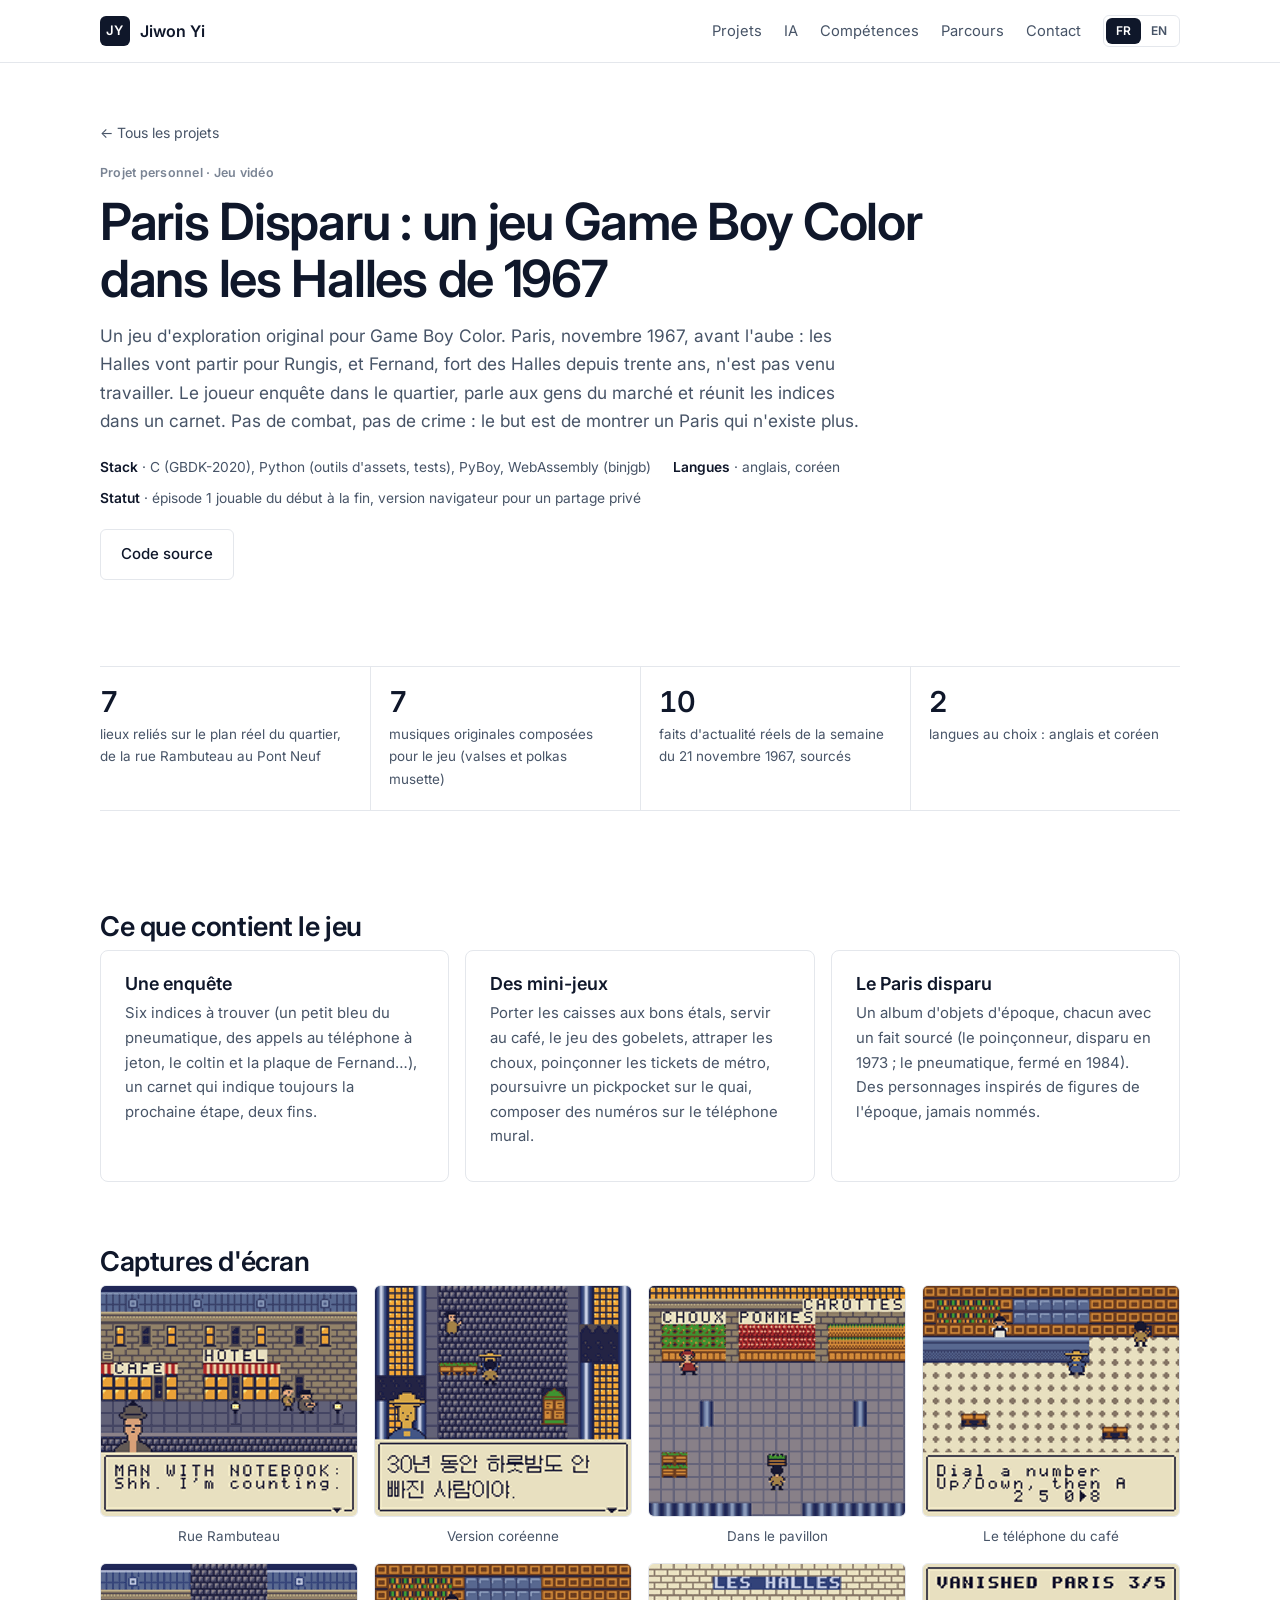
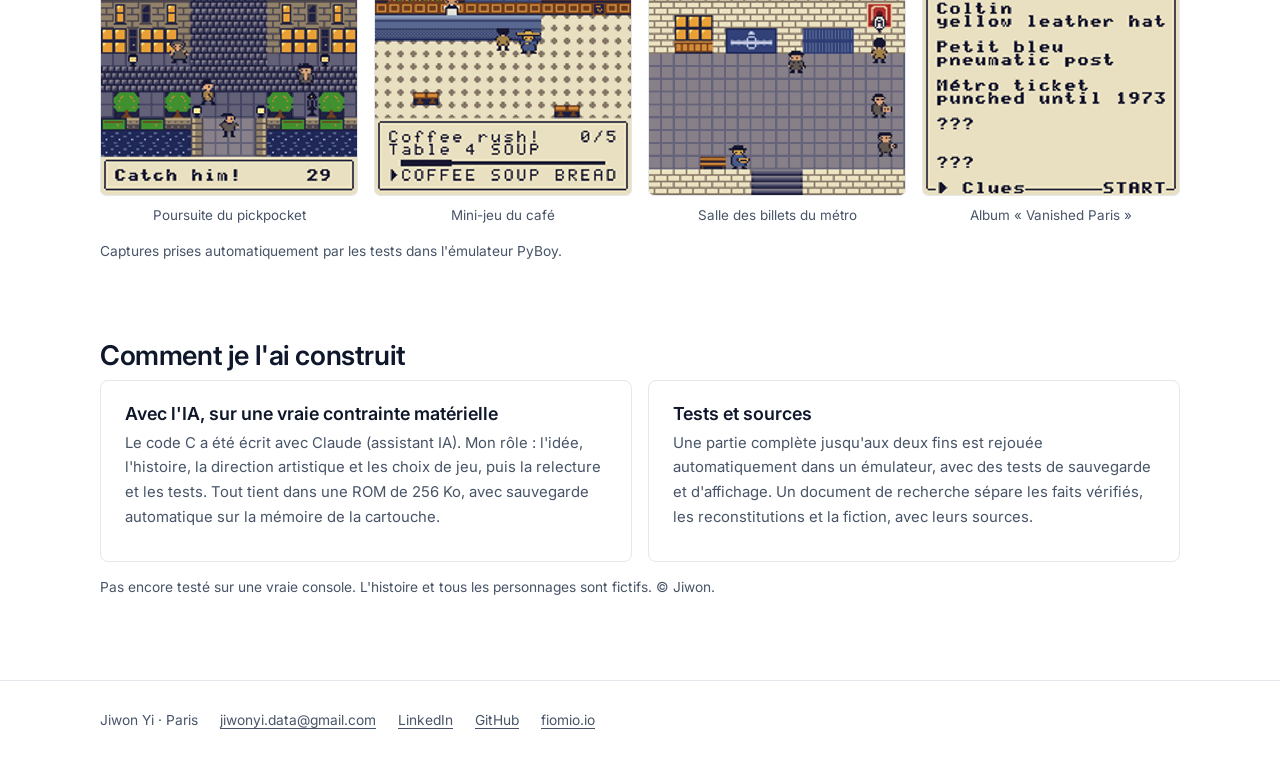
<file: parisdisparu.html>
<!doctype html>
<html lang="fr" data-lang="fr">
<head>
<meta charset="utf-8">
<meta name="viewport" content="width=device-width, initial-scale=1">
<title>Paris Disparu, jeu Game Boy Color — Jiwon Yi</title>
<meta name="title-fr" content="Paris Disparu, jeu Game Boy Color — Jiwon Yi">
<meta name="title-en" content="Paris Disparu, a Game Boy Color game — Jiwon Yi">
<meta name="description" content="Projet personnel : jeu d'exploration Game Boy Color dans les Halles de 1967, écrit en C avec un assistant IA, en anglais et en coréen.">
<link rel="preconnect" href="https://fonts.googleapis.com"><link rel="preconnect" href="https://fonts.gstatic.com" crossorigin>
<link rel="stylesheet" href="https://fonts.googleapis.com/css2?family=Inter:wght@400;500;600;700&display=swap">
<link rel="stylesheet" href="assets/site.css?v=202611241107">
<script src="assets/site.js?v=202611241107"></script>
</head>
<body>
<nav class="nav"><div class="wrap">
  <a class="brand" href="index.html"><span class="mono">JY</span>Jiwon Yi</a>
  <a class="link" href="index.html#etudes"><span lang="fr">Projets</span><span lang="en">Projects</span></a>
  <a class="link opt" href="index.html#ia"><span lang="fr">IA</span><span lang="en">AI</span></a>
  <a class="link opt" href="index.html#competences"><span lang="fr">Compétences</span><span lang="en">Skills</span></a>
  <a class="link opt" href="index.html#parcours"><span lang="fr">Parcours</span><span lang="en">Background</span></a>
  <a class="link opt" href="mailto:jiwonyi.data@gmail.com">Contact</a>
  <div class="langsw" role="group" aria-label="Language"><button data-lang="fr" aria-pressed="true">FR</button><button data-lang="en" aria-pressed="false">EN</button></div>
</div></nav>
<header class="case-hero"><div class="wrap">
  <a class="back" href="index.html#etudes"><span lang="fr">← Tous les projets</span><span lang="en">← All projects</span></a>
  <p class="eyebrow"><span lang="fr">Projet personnel · Jeu vidéo</span><span lang="en">Personal project · Video game</span></p>
  <h1 lang="fr">Paris Disparu : un jeu Game Boy Color dans les Halles de 1967</h1>
  <h1 lang="en">Paris Disparu: a Game Boy Color game set in Les Halles, 1967</h1>
  <p lang="fr">Un jeu d'exploration original pour Game Boy Color. Paris, novembre 1967, avant l'aube : les Halles vont partir pour Rungis, et Fernand, fort des Halles depuis trente ans, n'est pas venu travailler. Le joueur enquête dans le quartier, parle aux gens du marché et réunit les indices dans un carnet. Pas de combat, pas de crime : le but est de montrer un Paris qui n'existe plus.</p>
  <p lang="en">An original exploration game for the Game Boy Color. Paris, November 1967, before dawn: Les Halles market is about to move to Rungis, and Fernand, a market porter for thirty years, has not come to work. The player searches the area, talks to the market people and collects clues in a notebook. No combat, no crime: the aim is to show a Paris that no longer exists.</p>
  <div class="meta">
    <span><b>Stack</b> · C (GBDK-2020), Python (<span lang="fr">outils d'assets, tests</span><span lang="en">asset tools, tests</span>), PyBoy, WebAssembly (binjgb)</span>
    <span><b lang="fr">Langues</b><b lang="en">Languages</b> · <span lang="fr">anglais, coréen</span><span lang="en">English, Korean</span></span>
    <span><b lang="fr">Statut</b><b lang="en">Status</b> · <span lang="fr">épisode 1 jouable du début à la fin, version navigateur pour un partage privé</span><span lang="en">episode 1 playable start to finish, browser version for private sharing</span></span>
  </div>
  <div class="btns"><a class="btn" href="https://github.com/jiwon-ai/paris-disparu/tree/dev"><span lang="fr">Code source</span><span lang="en">Source code</span></a></div>
</div></header>

<section><div class="wrap">
  <div class="kpis">
    <div class="kpi"><b>7</b><span lang="fr">lieux reliés sur le plan réel du quartier, de la rue Rambuteau au Pont Neuf</span><span lang="en">connected areas on the real street layout, from rue Rambuteau to the Pont Neuf</span></div>
    <div class="kpi"><b>7</b><span lang="fr">musiques originales composées pour le jeu (valses et polkas musette)</span><span lang="en">original music loops composed for the game (musette waltzes and polkas)</span></div>
    <div class="kpi"><b>10</b><span lang="fr">faits d'actualité réels de la semaine du 21 novembre 1967, sourcés</span><span lang="en">real news items from the week of 21 November 1967, sourced</span></div>
    <div class="kpi"><b>2</b><span lang="fr">langues au choix : anglais et coréen</span><span lang="en">selectable languages: English and Korean</span></div>
  </div>
</div></section>

<section class="tight"><div class="wrap">
  <h2 class="title" lang="fr">Ce que contient le jeu</h2>
  <h2 class="title" lang="en">What is in the game</h2>
  <div class="grid3">
    <div class="card"><h3 lang="fr">Une enquête</h3><h3 lang="en">A mystery</h3>
      <p lang="fr">Six indices à trouver (un petit bleu du pneumatique, des appels au téléphone à jeton, le coltin et la plaque de Fernand…), un carnet qui indique toujours la prochaine étape, deux fins.</p>
      <p lang="en">Six clues to find (a pneumatic-post letter, token-phone calls, Fernand's porter's hat and badge…), a notebook that always shows the next step, two endings.</p></div>
    <div class="card"><h3 lang="fr">Des mini-jeux</h3><h3 lang="en">Mini-games</h3>
      <p lang="fr">Porter les caisses aux bons étals, servir au café, le jeu des gobelets, attraper les choux, poinçonner les tickets de métro, poursuivre un pickpocket sur le quai, composer des numéros sur le téléphone mural.</p>
      <p lang="en">Carry crates to the right stalls, serve in the café, the cup game, catch the cabbages, punch métro tickets, chase a pickpocket along the quai, dial numbers on the wall telephone.</p></div>
    <div class="card"><h3 lang="fr">Le Paris disparu</h3><h3 lang="en">The vanished Paris</h3>
      <p lang="fr">Un album d'objets d'époque, chacun avec un fait sourcé (le poinçonneur, disparu en 1973 ; le pneumatique, fermé en 1984). Des personnages inspirés de figures de l'époque, jamais nommés.</p>
      <p lang="en">An album of period objects, each with a sourced fact (the ticket puncher, gone in 1973; the pneumatic post, closed in 1984). Characters inspired by figures of the time, never named.</p></div>
  </div>
</div></section>

<section class="tight"><div class="wrap">
  <h2 class="title" lang="fr">Captures d'écran</h2>
  <h2 class="title" lang="en">Screenshots</h2>
  <div class="phones gb">
    <figure><img src="assets/parisdisparu/dialogue.png" width="480" height="432" loading="lazy" alt=""><figcaption lang="fr">Rue Rambuteau</figcaption><figcaption lang="en">Rue Rambuteau</figcaption></figure>
    <figure><img src="assets/parisdisparu/korean.png" width="480" height="432" loading="lazy" alt=""><figcaption lang="fr">Version coréenne</figcaption><figcaption lang="en">Korean version</figcaption></figure>
    <figure><img src="assets/parisdisparu/market.png" width="480" height="432" loading="lazy" alt=""><figcaption lang="fr">Dans le pavillon</figcaption><figcaption lang="en">Inside the pavilion</figcaption></figure>
    <figure><img src="assets/parisdisparu/phone.png" width="480" height="432" loading="lazy" alt=""><figcaption lang="fr">Le téléphone du café</figcaption><figcaption lang="en">The café telephone</figcaption></figure>
    <figure><img src="assets/parisdisparu/chase.png" width="480" height="432" loading="lazy" alt=""><figcaption lang="fr">Poursuite du pickpocket</figcaption><figcaption lang="en">Pickpocket chase</figcaption></figure>
    <figure><img src="assets/parisdisparu/coffee.png" width="480" height="432" loading="lazy" alt=""><figcaption lang="fr">Mini-jeu du café</figcaption><figcaption lang="en">Café mini-game</figcaption></figure>
    <figure><img src="assets/parisdisparu/metro.png" width="480" height="432" loading="lazy" alt=""><figcaption lang="fr">Salle des billets du métro</figcaption><figcaption lang="en">Métro ticket hall</figcaption></figure>
    <figure><img src="assets/parisdisparu/album.png" width="480" height="432" loading="lazy" alt=""><figcaption lang="fr">Album « Vanished Paris »</figcaption><figcaption lang="en">"Vanished Paris" album</figcaption></figure>
  </div>
  <p class="note" lang="fr">Captures prises automatiquement par les tests dans l'émulateur PyBoy.</p>
  <p class="note" lang="en">Screenshots captured automatically by the tests in the PyBoy emulator.</p>
</div></section>

<section class="tight"><div class="wrap">
  <h2 class="title" lang="fr">Comment je l'ai construit</h2>
  <h2 class="title" lang="en">How I built it</h2>
  <div class="grid2">
    <div class="card"><h3 lang="fr">Avec l'IA, sur une vraie contrainte matérielle</h3><h3 lang="en">With AI, on real hardware limits</h3>
      <p lang="fr">Le code C a été écrit avec Claude (assistant IA). Mon rôle : l'idée, l'histoire, la direction artistique et les choix de jeu, puis la relecture et les tests. Tout tient dans une ROM de 256 Ko, avec sauvegarde automatique sur la mémoire de la cartouche.</p>
      <p lang="en">The C code was written with Claude (an AI assistant). My role: the idea, the story, the art direction and the game decisions, then review and testing. Everything fits in a 256 KB ROM, with automatic saving to the cartridge's battery memory.</p></div>
    <div class="card"><h3 lang="fr">Tests et sources</h3><h3 lang="en">Tests and sources</h3>
      <p lang="fr">Une partie complète jusqu'aux deux fins est rejouée automatiquement dans un émulateur, avec des tests de sauvegarde et d'affichage. Un document de recherche sépare les faits vérifiés, les reconstitutions et la fiction, avec leurs sources.</p>
      <p lang="en">A full play-through to both endings is replayed automatically in an emulator, with save and display tests. A research document separates verified facts, reconstructions and fiction, with their sources.</p></div>
  </div>
  <p class="note" lang="fr">Pas encore testé sur une vraie console. L'histoire et tous les personnages sont fictifs. © Jiwon.</p>
  <p class="note" lang="en">Not yet tested on real hardware. The story and all characters are fiction. © Jiwon.</p>
</div></section>

<footer><div class="wrap">
  <span>Jiwon Yi · Paris</span>
  <a href="mailto:jiwonyi.data@gmail.com">jiwonyi.data@gmail.com</a>
  <a href="https://www.linkedin.com/in/jiwonyi/">LinkedIn</a>
  <a href="https://github.com/jiwon-ai">GitHub</a>
  <a href="https://fiomio.io">fiomio.io</a>
</div></footer>

</body>
</html>
</file>
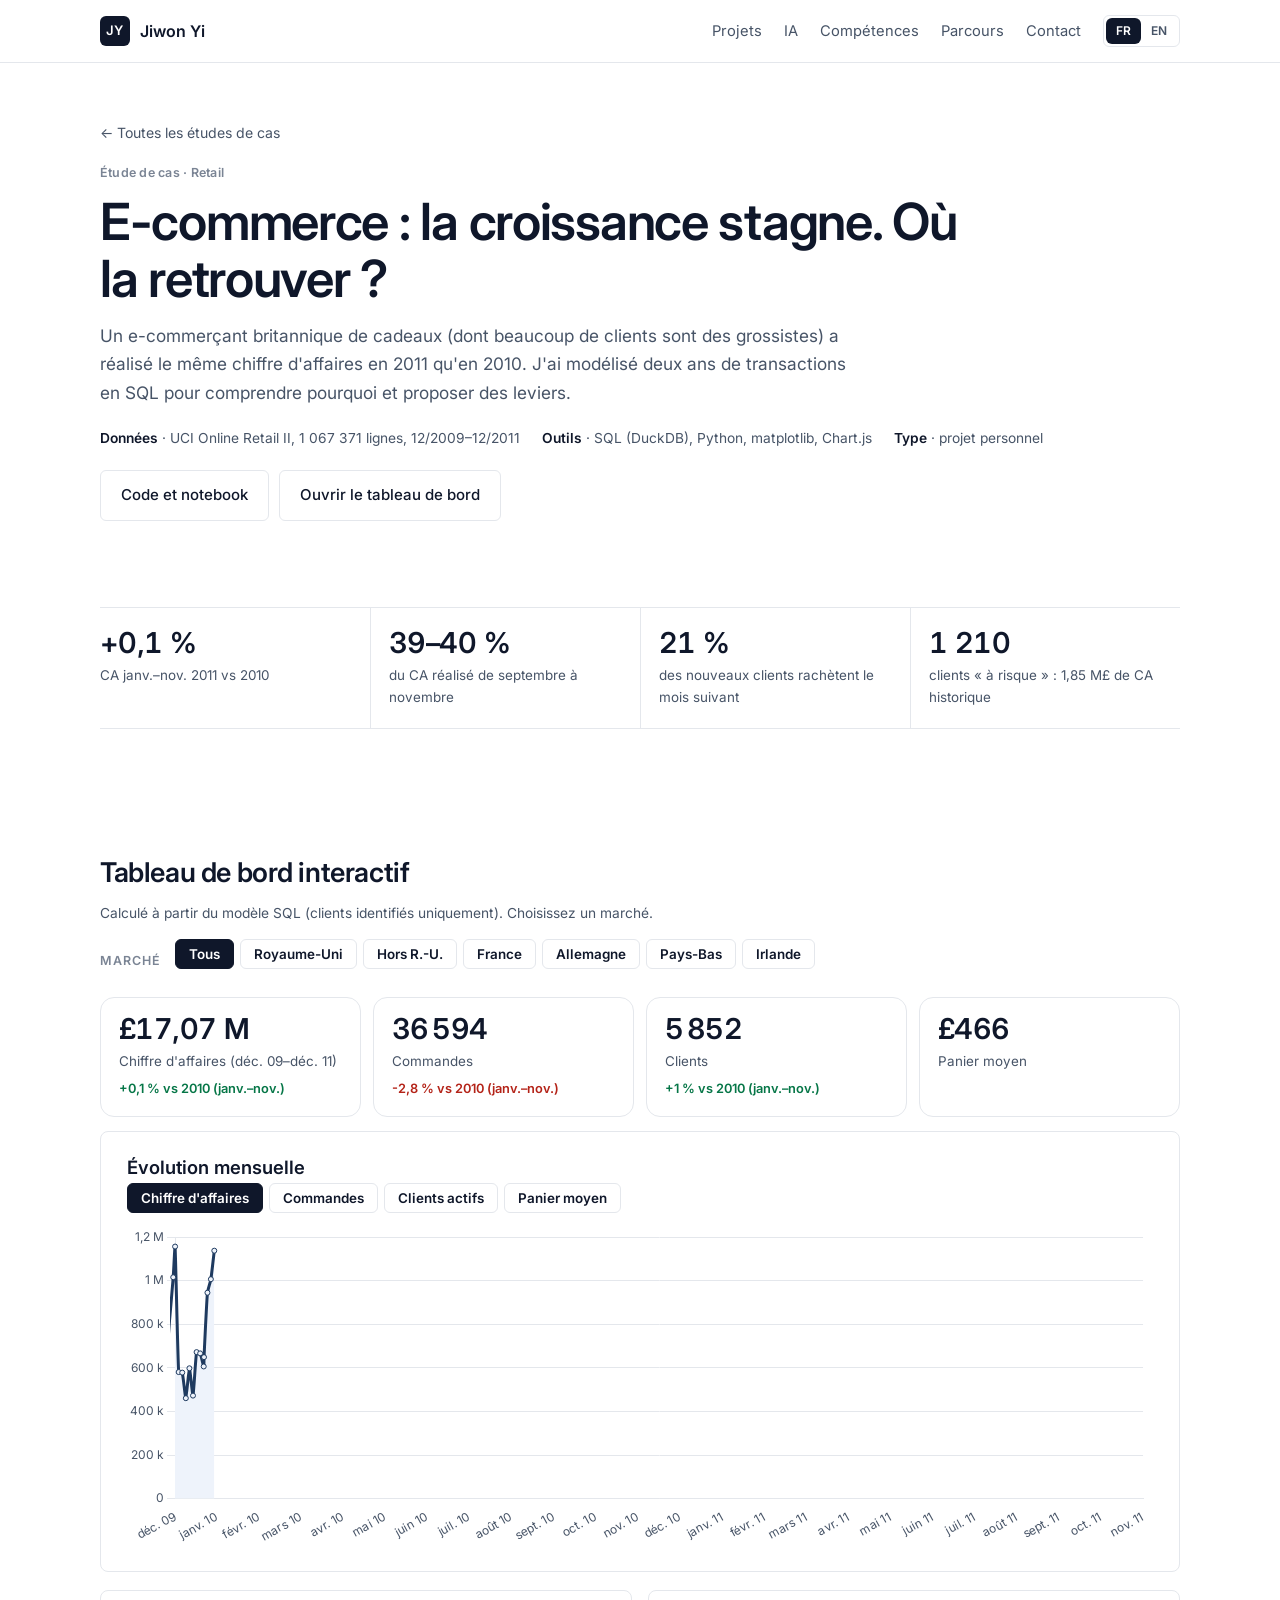
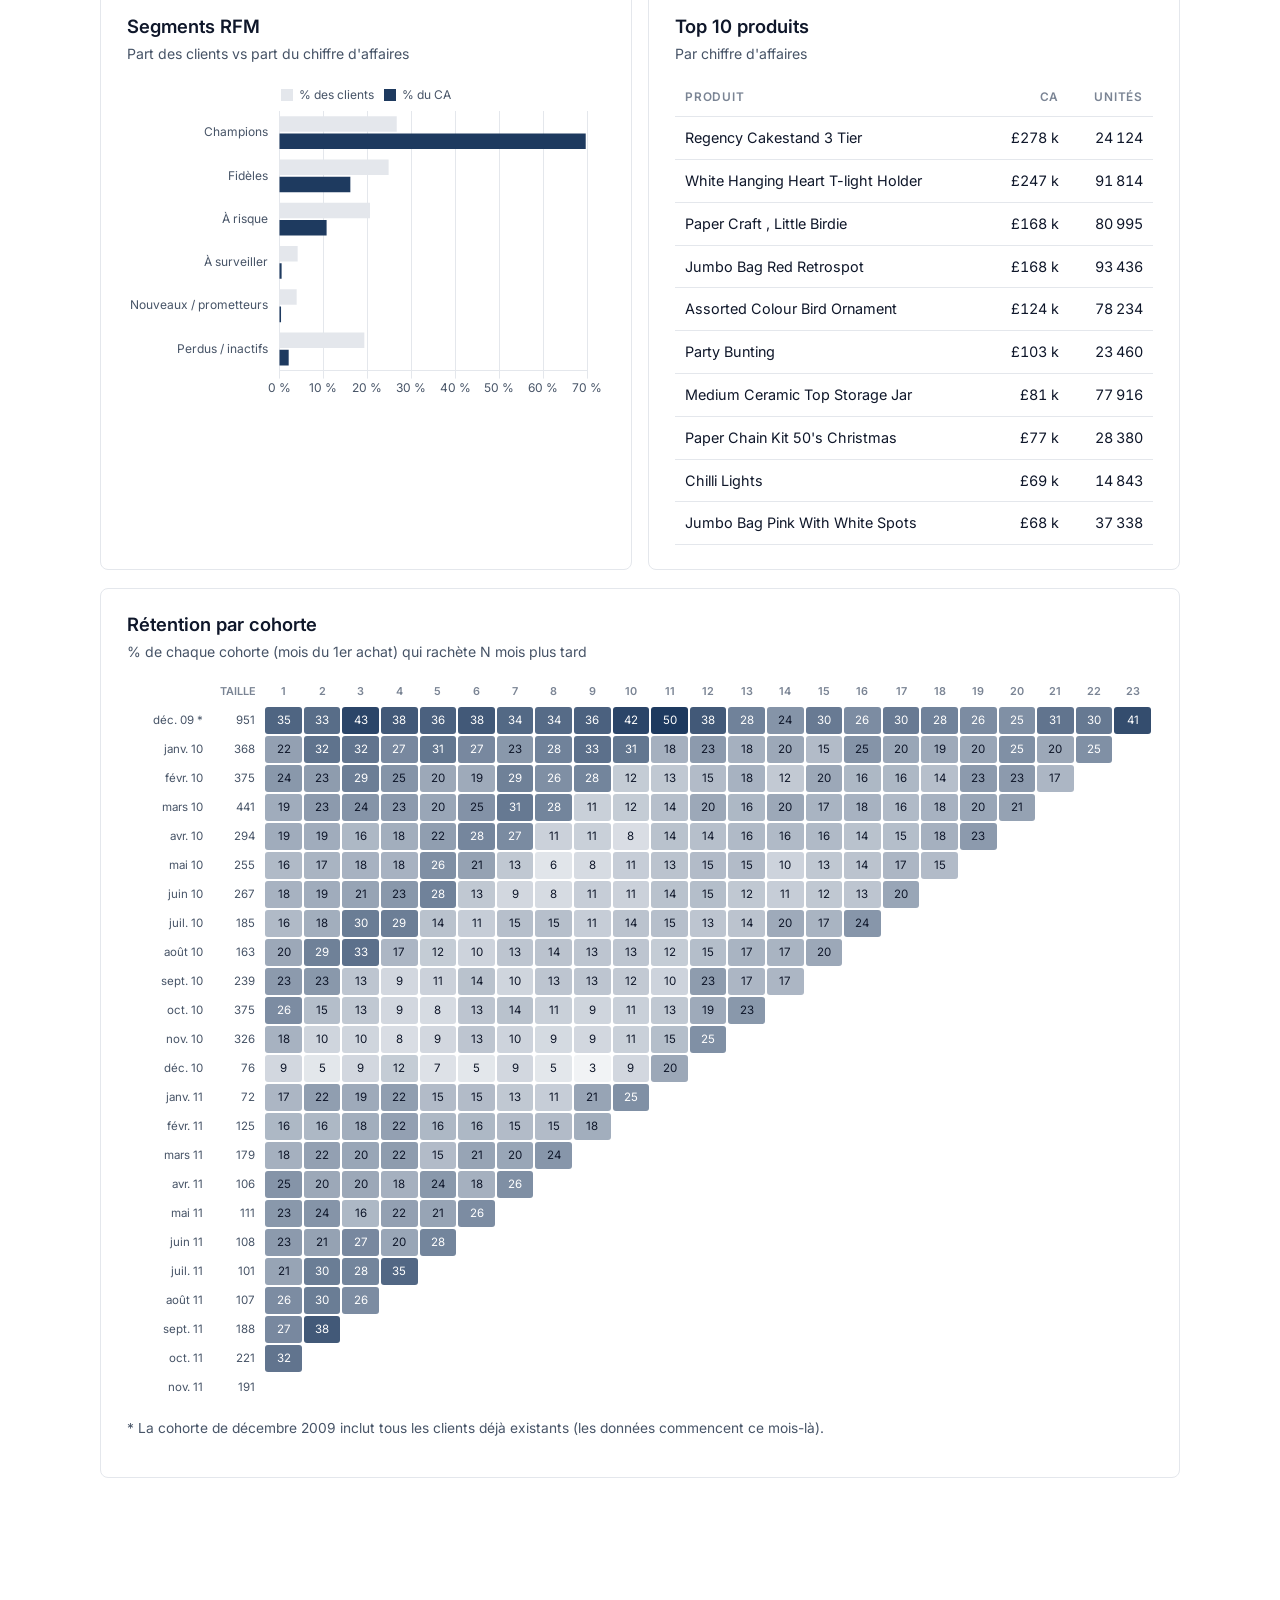
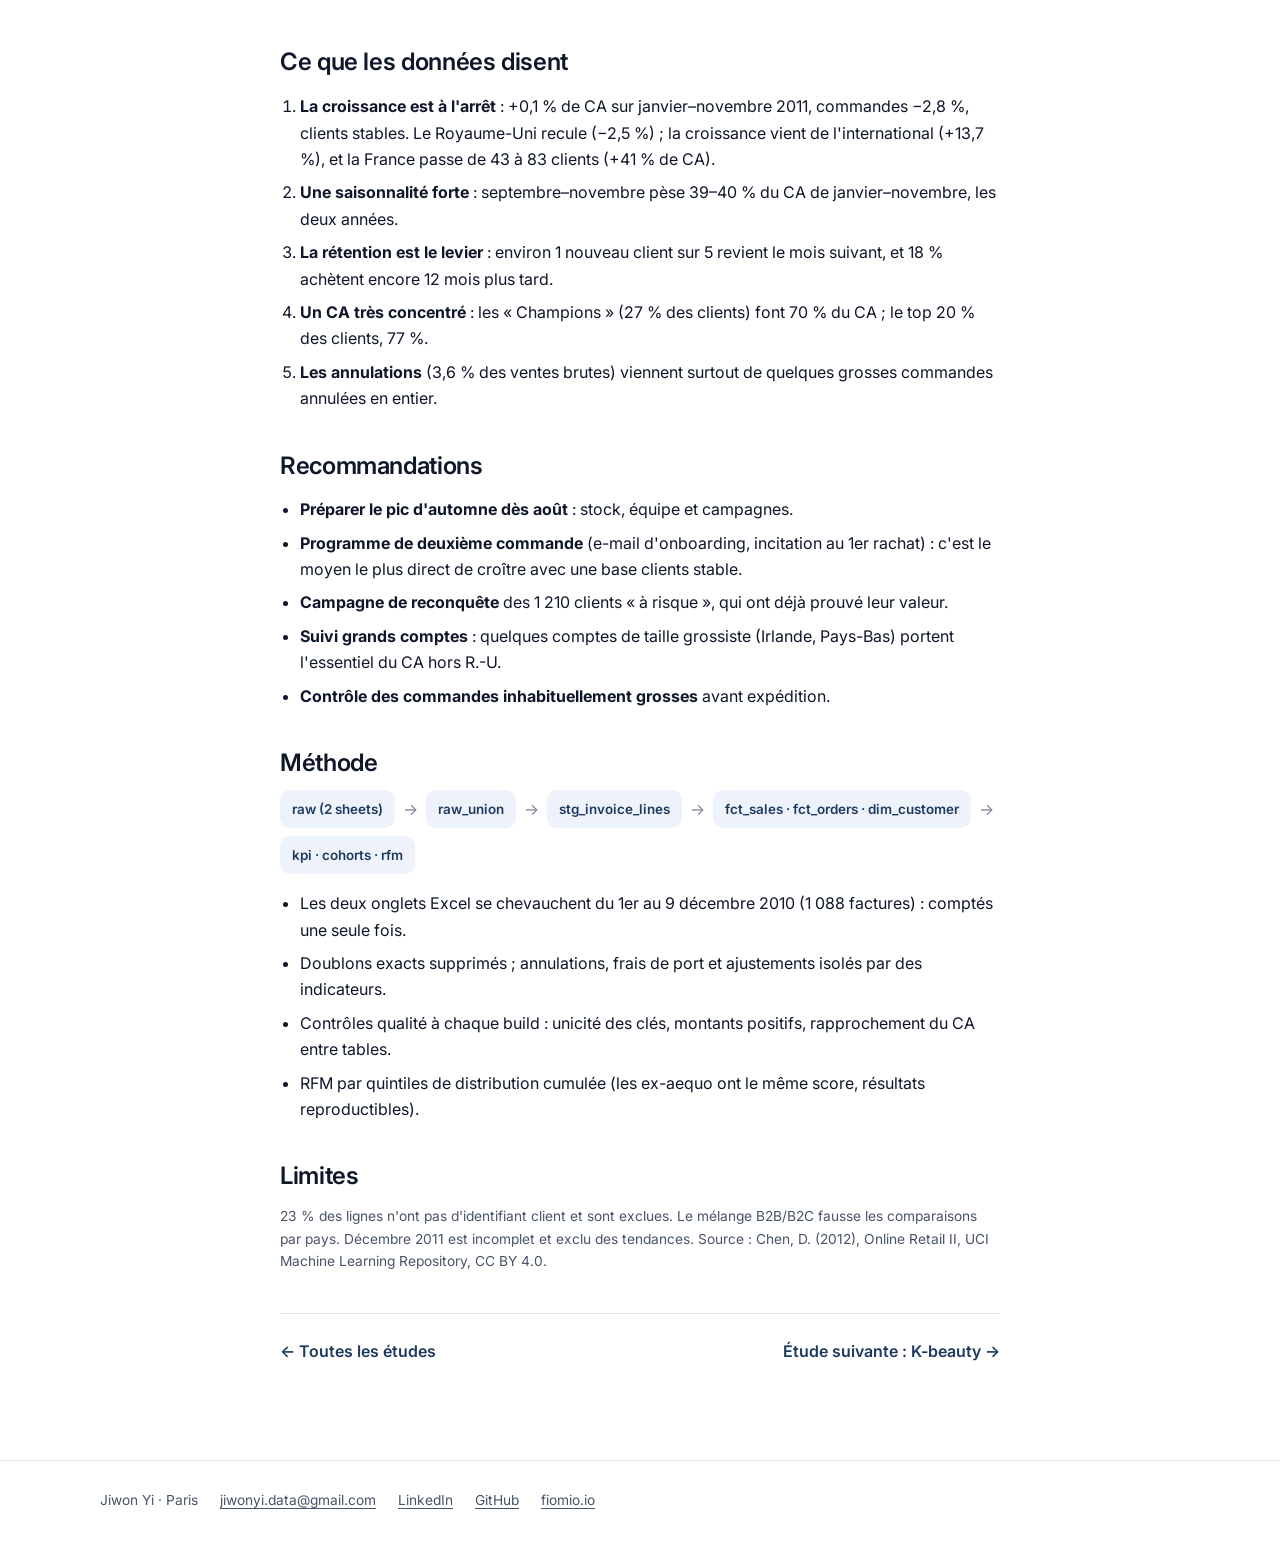
<file: retail.html>
<!doctype html>
<html lang="fr" data-lang="fr">
<head>
<meta charset="utf-8">
<meta name="viewport" content="width=device-width, initial-scale=1">
<title>Analyse retail — Jiwon Yi</title>
<meta name="title-fr" content="Analyse retail — Jiwon Yi">
<meta name="title-en" content="Retail analytics — Jiwon Yi">
<meta name="description" content="Étude de cas : 1,07 M de lignes de ventes, modèle SQL, rétention par cohorte, RFM, tableau de bord interactif.">
<link rel="preconnect" href="https://fonts.googleapis.com"><link rel="preconnect" href="https://fonts.gstatic.com" crossorigin>
<link rel="stylesheet" href="https://fonts.googleapis.com/css2?family=Inter:wght@400;500;600;700&display=swap">
<link rel="stylesheet" href="assets/site.css?v=202611241107">
<script src="assets/site.js?v=202611241107"></script>
</head>
<body>
<nav class="nav"><div class="wrap">
  <a class="brand" href="index.html"><span class="mono">JY</span>Jiwon Yi</a>
  <a class="link" href="index.html#etudes"><span lang="fr">Projets</span><span lang="en">Projects</span></a>
  <a class="link opt" href="index.html#ia"><span lang="fr">IA</span><span lang="en">AI</span></a>
  <a class="link opt" href="index.html#competences"><span lang="fr">Compétences</span><span lang="en">Skills</span></a>
  <a class="link opt" href="index.html#parcours"><span lang="fr">Parcours</span><span lang="en">Background</span></a>
  <a class="link opt" href="mailto:jiwonyi.data@gmail.com">Contact</a>
  <div class="langsw" role="group" aria-label="Language"><button data-lang="fr" aria-pressed="true">FR</button><button data-lang="en" aria-pressed="false">EN</button></div>
</div></nav>
<header class="case-hero"><div class="wrap">
  <a class="back" href="index.html#etudes"><span lang="fr">← Toutes les études de cas</span><span lang="en">← All case studies</span></a>
  <p class="eyebrow"><span lang="fr">Étude de cas · Retail</span><span lang="en">Case study · Retail</span></p>
  <h1 lang="fr">E-commerce : la croissance stagne. Où la retrouver ?</h1>
  <h1 lang="en">E-commerce: growth has stalled. Where do we find it?</h1>
  <p lang="fr">Un e-commerçant britannique de cadeaux (dont beaucoup de clients sont des grossistes) a réalisé le même chiffre d'affaires en 2011 qu'en 2010. J'ai modélisé deux ans de transactions en SQL pour comprendre pourquoi et proposer des leviers.</p>
  <p lang="en">A UK online giftware retailer (many of its customers are wholesalers) made the same revenue in 2011 as in 2010. I modelled two years of transactions in SQL to understand why and recommend levers.</p>
  <div class="meta">
    <span><b lang="fr">Données</b><b lang="en">Data</b> · UCI Online Retail II, <span lang="fr">1 067 371 lignes</span><span lang="en">1,067,371 lines</span>, 12/2009–12/2011</span>
    <span><b lang="fr">Outils</b><b lang="en">Tools</b> · SQL (DuckDB), Python, matplotlib, Chart.js</span>
    <span><b lang="fr">Type</b><b lang="en">Type</b> · <span lang="fr">projet personnel</span><span lang="en">personal project</span></span>
  </div>
  <div class="btns"><a class="btn" href="https://github.com/jiwon-ai/retail-sales-analytics"><span lang="fr">Code et notebook</span><span lang="en">Code &amp; notebook</span></a><a class="btn" href="#dashboard"><span lang="fr">Ouvrir le tableau de bord</span><span lang="en">Open the dashboard</span></a></div>
</div></header>

<section><div class="wrap">
  <div class="kpis">
    <div class="kpi"><b><span lang="fr">+0,1 %</span><span lang="en">+0.1 %</span></b><span lang="fr">CA janv.–nov. 2011 vs 2010</span><span lang="en">Jan–Nov revenue 2011 vs 2010</span></div>
    <div class="kpi"><b>39–40 %</b><span lang="fr">du CA réalisé de septembre à novembre</span><span lang="en">of revenue made Sep–Nov</span></div>
    <div class="kpi"><b>21 %</b><span lang="fr">des nouveaux clients rachètent le mois suivant</span><span lang="en">of new customers buy again next month</span></div>
    <div class="kpi"><b><span lang="fr">1 210</span><span lang="en">1,210</span></b><span lang="fr">clients « à risque » : 1,85 M£ de CA historique</span><span lang="en">"at-risk" customers: £1.85 M lifetime revenue</span></div>
  </div>
</div></section>

<section id="dashboard"><div class="wrap">
  <h2 class="title" lang="fr">Tableau de bord interactif</h2>
  <h2 class="title" lang="en">Interactive dashboard</h2>
  <p class="note" lang="fr">Calculé à partir du modèle SQL (clients identifiés uniquement). Choisissez un marché.</p>
  <p class="note" lang="en">Computed from the SQL model (identified customers only). Pick a market.</p>
  <div class="toolbar">
    <label lang="fr">Marché</label><label lang="en">Market</label>
    <div class="seg" id="market">
      <button data-v="all" aria-pressed="true"><span lang="fr">Tous</span><span lang="en">All</span></button>
      <button data-v="uk" aria-pressed="false"><span lang="fr">Royaume-Uni</span><span lang="en">UK</span></button>
      <button data-v="nonuk" aria-pressed="false"><span lang="fr">Hors R.-U.</span><span lang="en">Outside UK</span></button>
      <button data-v="fr" aria-pressed="false">France</button>
      <button data-v="de" aria-pressed="false"><span lang="fr">Allemagne</span><span lang="en">Germany</span></button>
      <button data-v="nl" aria-pressed="false"><span lang="fr">Pays-Bas</span><span lang="en">Netherlands</span></button>
      <button data-v="ie" aria-pressed="false"><span lang="fr">Irlande</span><span lang="en">Ireland</span></button>
    </div>
  </div>
  <div class="kpis" id="kpis"></div>

  <div class="panel">
    <h3 lang="fr">Évolution mensuelle</h3><h3 lang="en">Monthly trend</h3>
    <div class="seg" id="metric">
      <button data-v="rev" aria-pressed="true"><span lang="fr">Chiffre d'affaires</span><span lang="en">Revenue</span></button>
      <button data-v="orders" aria-pressed="false"><span lang="fr">Commandes</span><span lang="en">Orders</span></button>
      <button data-v="cust" aria-pressed="false"><span lang="fr">Clients actifs</span><span lang="en">Active customers</span></button>
      <button data-v="aov" aria-pressed="false"><span lang="fr">Panier moyen</span><span lang="en">Avg. order value</span></button>
    </div>
    <div class="chart"><canvas id="trend"></canvas></div>
  </div>

  <div class="grid2">
    <div class="panel">
      <h3 lang="fr">Segments RFM</h3><h3 lang="en">RFM segments</h3>
      <p class="sub" lang="fr">Part des clients vs part du chiffre d'affaires</p><p class="sub" lang="en">Share of customers vs share of revenue</p>
      <div class="chart"><canvas id="rfm"></canvas></div>
    </div>
    <div class="panel">
      <h3 lang="fr">Top 10 produits</h3><h3 lang="en">Top 10 products</h3>
      <p class="sub" lang="fr">Par chiffre d'affaires</p><p class="sub" lang="en">By revenue</p>
      <div class="tablewrap"><table id="top"></table></div>
    </div>
  </div>

  <div class="panel">
    <h3 lang="fr">Rétention par cohorte</h3><h3 lang="en">Cohort retention</h3>
    <p class="sub" lang="fr">% de chaque cohorte (mois du 1er achat) qui rachète N mois plus tard</p>
    <p class="sub" lang="en">% of each cohort (first-purchase month) buying again N months later</p>
    <div class="tablewrap" id="cohort"></div>
  </div>
</div></section>

<section><div class="wrap prose">
  <h2 lang="fr">Ce que les données disent</h2><h2 lang="en">What the data says</h2>
  <ol lang="fr">
    <li><b>La croissance est à l'arrêt</b> : +0,1 % de CA sur janvier–novembre 2011, commandes −2,8 %, clients stables. Le Royaume-Uni recule (−2,5 %) ; la croissance vient de l'international (+13,7 %), et la France passe de 43 à 83 clients (+41 % de CA).</li>
    <li><b>Une saisonnalité forte</b> : septembre–novembre pèse 39–40 % du CA de janvier–novembre, les deux années.</li>
    <li><b>La rétention est le levier</b> : environ 1 nouveau client sur 5 revient le mois suivant, et 18 % achètent encore 12 mois plus tard.</li>
    <li><b>Un CA très concentré</b> : les « Champions » (27 % des clients) font 70 % du CA ; le top 20 % des clients, 77 %.</li>
    <li><b>Les annulations</b> (3,6 % des ventes brutes) viennent surtout de quelques grosses commandes annulées en entier.</li>
  </ol>
  <ol lang="en">
    <li><b>Growth has stopped</b>: revenue +0.1 % over Jan–Nov 2011, orders −2.8 %, customers flat. The UK declines (−2.5 %); growth comes from outside the UK (+13.7 %), and France goes from 43 to 83 customers (+41 % revenue).</li>
    <li><b>Strong seasonality</b>: Sep–Nov is 39–40 % of Jan–Nov revenue, both years.</li>
    <li><b>Retention is the lever</b>: about 1 in 5 new customers returns the next month; 18 % are still buying 12 months later.</li>
    <li><b>Highly concentrated revenue</b>: "Champions" (27 % of customers) make 70 % of revenue; the top 20 % of customers, 77 %.</li>
    <li><b>Cancellations</b> (3.6 % of gross sales) come mostly from a few large orders cancelled in full.</li>
  </ol>

  <h2 lang="fr">Recommandations</h2><h2 lang="en">Recommendations</h2>
  <ul lang="fr">
    <li><b>Préparer le pic d'automne dès août</b> : stock, équipe et campagnes.</li>
    <li><b>Programme de deuxième commande</b> (e-mail d'onboarding, incitation au 1er rachat) : c'est le moyen le plus direct de croître avec une base clients stable.</li>
    <li><b>Campagne de reconquête</b> des 1 210 clients « à risque », qui ont déjà prouvé leur valeur.</li>
    <li><b>Suivi grands comptes</b> : quelques comptes de taille grossiste (Irlande, Pays-Bas) portent l'essentiel du CA hors R.-U.</li>
    <li><b>Contrôle des commandes inhabituellement grosses</b> avant expédition.</li>
  </ul>
  <ul lang="en">
    <li><b>Plan for the autumn peak by August</b>: stock, staffing and campaigns.</li>
    <li><b>Second-order programme</b> (onboarding e-mail, first-repeat incentive): the most direct way to grow on a flat customer base.</li>
    <li><b>Win-back campaign</b> for the 1,210 at-risk customers, who already proved their value.</li>
    <li><b>Key-account follow-up</b>: a few wholesale-sized accounts (Ireland, Netherlands) carry most non-UK revenue.</li>
    <li><b>Check unusually large orders</b> before fulfilment.</li>
  </ul>

  <h2 lang="fr">Méthode</h2><h2 lang="en">Method</h2>
  <div class="flow"><span>raw (2 sheets)</span><i>→</i><span>raw_union</span><i>→</i><span>stg_invoice_lines</span><i>→</i><span>fct_sales · fct_orders · dim_customer</span><i>→</i><span>kpi · cohorts · rfm</span></div>
  <ul lang="fr">
    <li>Les deux onglets Excel se chevauchent du 1er au 9 décembre 2010 (1 088 factures) : comptés une seule fois.</li>
    <li>Doublons exacts supprimés ; annulations, frais de port et ajustements isolés par des indicateurs.</li>
    <li>Contrôles qualité à chaque build : unicité des clés, montants positifs, rapprochement du CA entre tables.</li>
    <li>RFM par quintiles de distribution cumulée (les ex-aequo ont le même score, résultats reproductibles).</li>
  </ul>
  <ul lang="en">
    <li>The two Excel sheets overlap from 1 to 9 December 2010 (1,088 invoices): counted once.</li>
    <li>Exact duplicates removed; cancellations, postage and adjustments isolated with flags.</li>
    <li>Data-quality checks on every build: key uniqueness, positive amounts, revenue reconciliation between tables.</li>
    <li>RFM by cumulative-distribution quintiles (ties share a score, so results are reproducible).</li>
  </ul>
  <h2 lang="fr">Limites</h2><h2 lang="en">Limitations</h2>
  <p class="note" lang="fr">23 % des lignes n'ont pas d'identifiant client et sont exclues. Le mélange B2B/B2C fausse les comparaisons par pays. Décembre 2011 est incomplet et exclu des tendances. Source : Chen, D. (2012), Online Retail II, UCI Machine Learning Repository, CC BY 4.0.</p>
  <p class="note" lang="en">23 % of lines have no customer ID and are excluded. The B2B/B2C mix distorts country comparisons. December 2011 is incomplete and excluded from trends. Source: Chen, D. (2012), Online Retail II, UCI Machine Learning Repository, CC BY 4.0.</p>
  <div class="next"><a href="index.html#etudes"><span lang="fr">← Toutes les études</span><span lang="en">← All studies</span></a><a href="kbeauty.html"><span lang="fr">Étude suivante : K-beauty →</span><span lang="en">Next study: K-beauty →</span></a></div>
</div></section>

<footer><div class="wrap">
  <span>Jiwon Yi · Paris</span>
  <a href="mailto:jiwonyi.data@gmail.com">jiwonyi.data@gmail.com</a>
  <a href="https://www.linkedin.com/in/jiwonyi/">LinkedIn</a>
  <a href="https://github.com/jiwon-ai">GitHub</a>
  <a href="https://fiomio.io">fiomio.io</a>
</div></footer>
<script src="assets/chart.umd.js?v=202611241107"></script><script src="assets/retail.js?v=202611241107"></script>
</body>
</html>
</file>
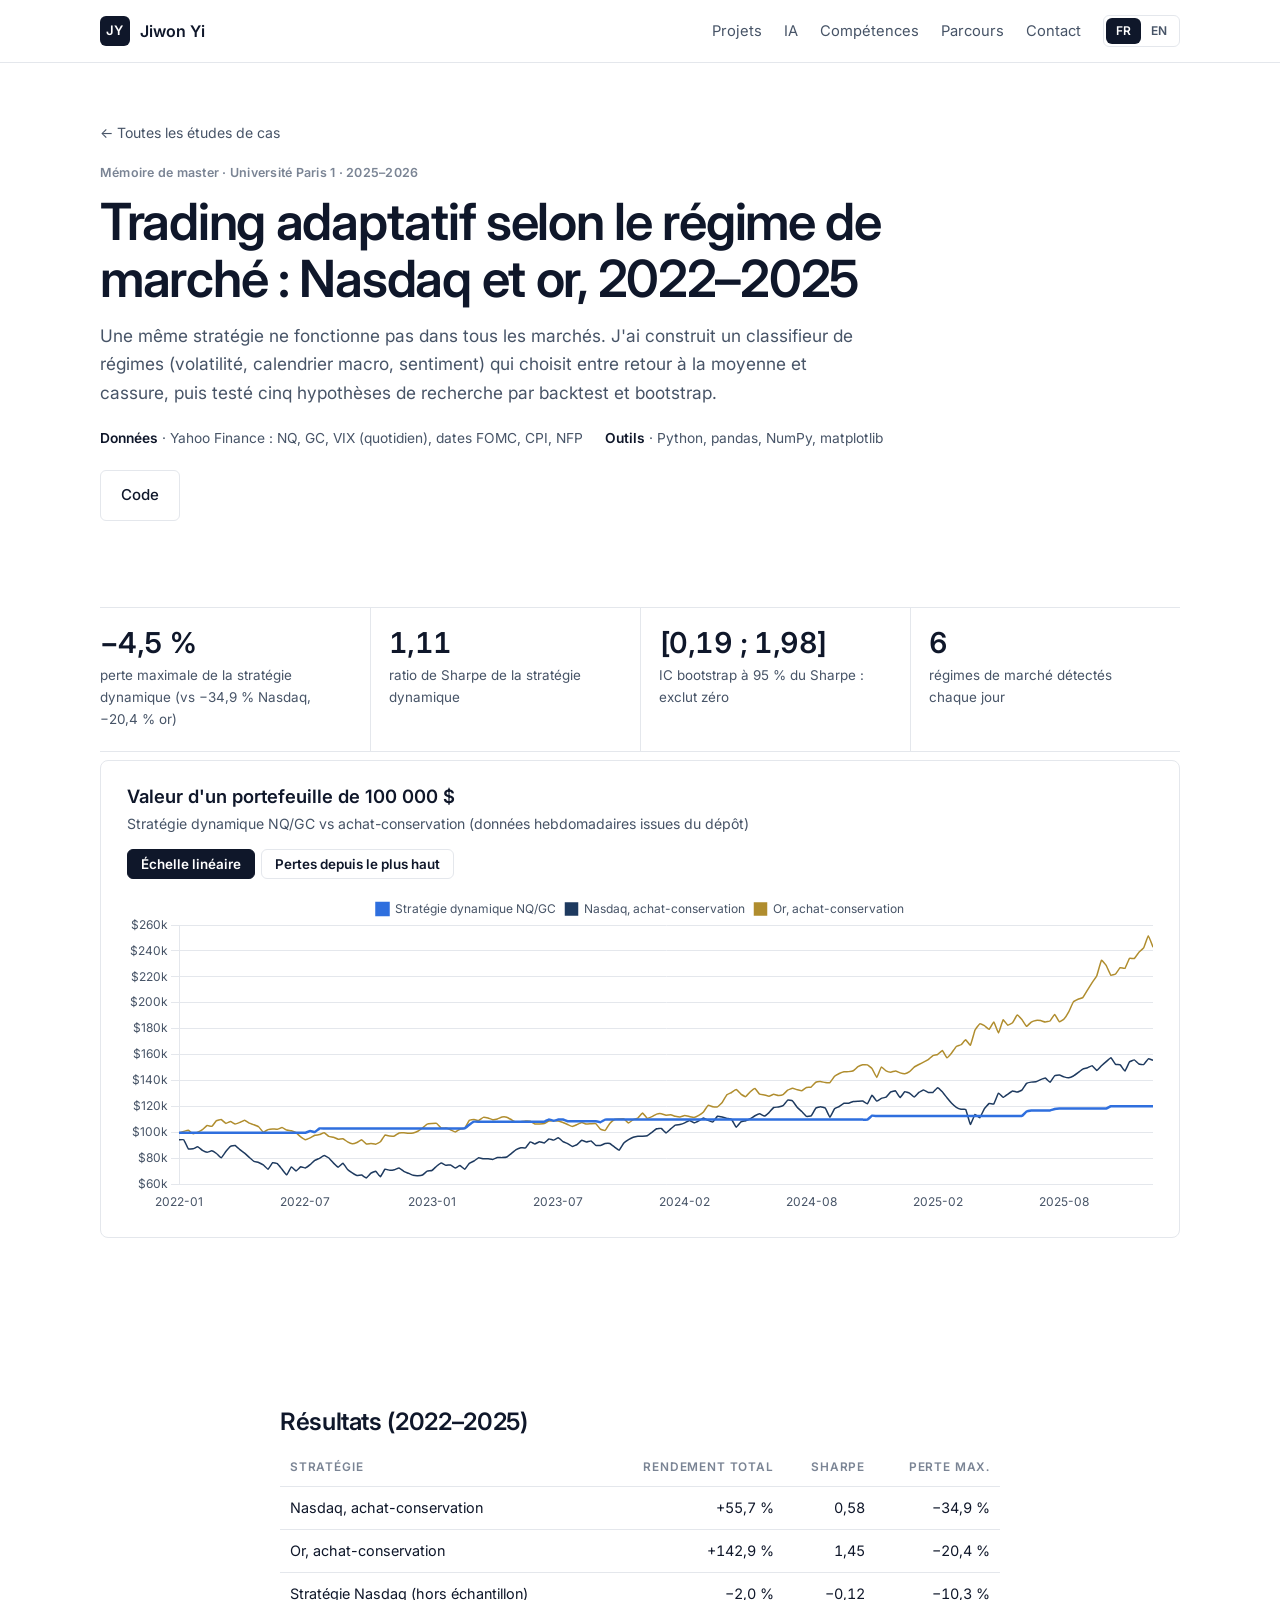
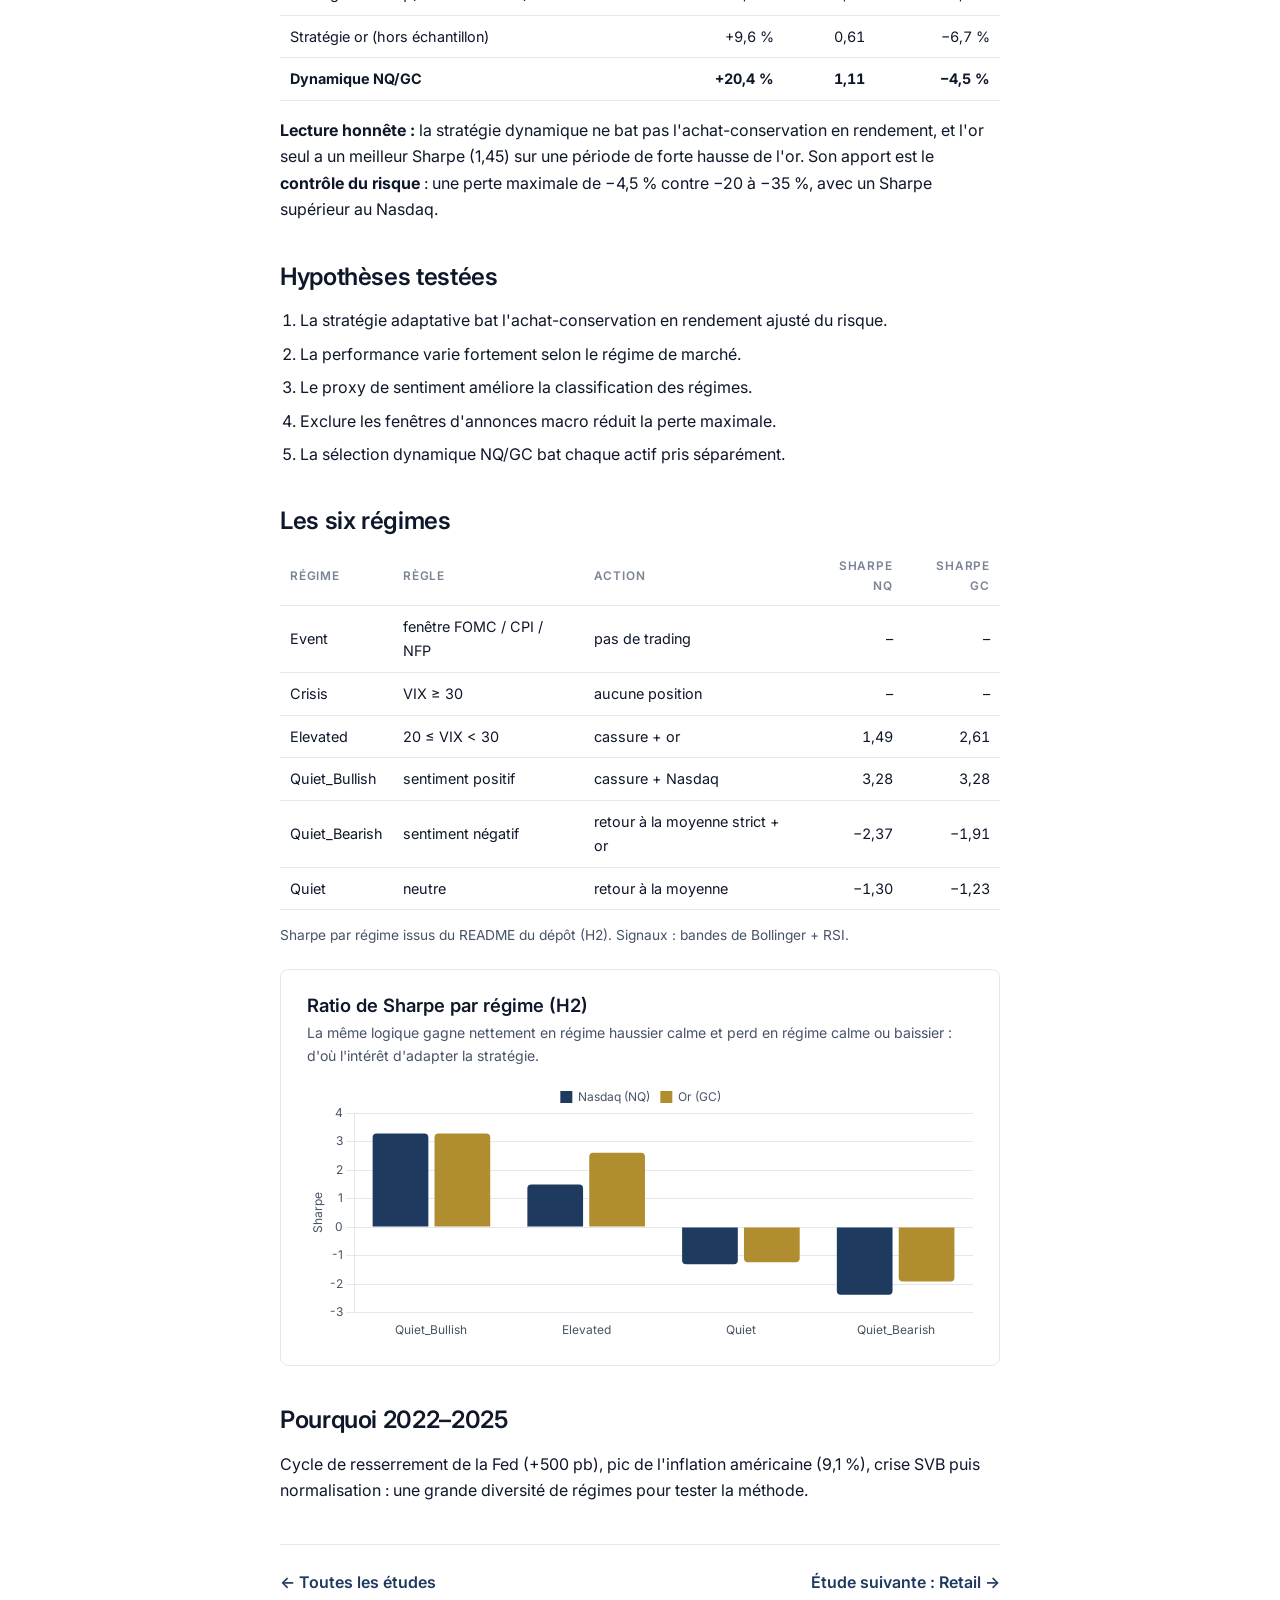
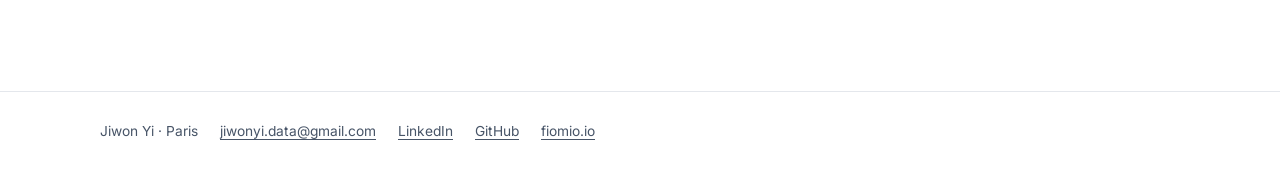
<file: thesis.html>
<!doctype html>
<html lang="fr" data-lang="fr">
<head>
<meta charset="utf-8">
<meta name="viewport" content="width=device-width, initial-scale=1">
<title>Mémoire : trading adaptatif — Jiwon Yi</title>
<meta name="title-fr" content="Mémoire : trading adaptatif — Jiwon Yi">
<meta name="title-en" content="Thesis: regime-adaptive trading — Jiwon Yi">
<meta name="description" content="Mémoire Paris 1 : classification de régimes de marché et stratégie adaptative sur Nasdaq et or.">
<link rel="preconnect" href="https://fonts.googleapis.com"><link rel="preconnect" href="https://fonts.gstatic.com" crossorigin>
<link rel="stylesheet" href="https://fonts.googleapis.com/css2?family=Inter:wght@400;500;600;700&display=swap">
<link rel="stylesheet" href="assets/site.css?v=202611241107">
<script src="assets/site.js?v=202611241107"></script>
</head>
<body>
<nav class="nav"><div class="wrap">
  <a class="brand" href="index.html"><span class="mono">JY</span>Jiwon Yi</a>
  <a class="link" href="index.html#etudes"><span lang="fr">Projets</span><span lang="en">Projects</span></a>
  <a class="link opt" href="index.html#ia"><span lang="fr">IA</span><span lang="en">AI</span></a>
  <a class="link opt" href="index.html#competences"><span lang="fr">Compétences</span><span lang="en">Skills</span></a>
  <a class="link opt" href="index.html#parcours"><span lang="fr">Parcours</span><span lang="en">Background</span></a>
  <a class="link opt" href="mailto:jiwonyi.data@gmail.com">Contact</a>
  <div class="langsw" role="group" aria-label="Language"><button data-lang="fr" aria-pressed="true">FR</button><button data-lang="en" aria-pressed="false">EN</button></div>
</div></nav>
<header class="case-hero"><div class="wrap">
  <a class="back" href="index.html#etudes"><span lang="fr">← Toutes les études de cas</span><span lang="en">← All case studies</span></a>
  <p class="eyebrow"><span lang="fr">Mémoire de master · Université Paris 1 · 2025–2026</span><span lang="en">Master's thesis · Université Paris 1 · 2025–2026</span></p>
  <h1 lang="fr">Trading adaptatif selon le régime de marché : Nasdaq et or, 2022–2025</h1>
  <h1 lang="en">Regime-adaptive trading on Nasdaq and gold futures, 2022–2025</h1>
  <p lang="fr">Une même stratégie ne fonctionne pas dans tous les marchés. J'ai construit un classifieur de régimes (volatilité, calendrier macro, sentiment) qui choisit entre retour à la moyenne et cassure, puis testé cinq hypothèses de recherche par backtest et bootstrap.</p>
  <p lang="en">No single strategy works in every market. I built a regime classifier (volatility, macro calendar, sentiment) that switches between mean reversion and breakout, then tested five research hypotheses with backtests and bootstrap.</p>
  <div class="meta">
    <span><b lang="fr">Données</b><b lang="en">Data</b> · Yahoo Finance : NQ, GC, VIX (<span lang="fr">quotidien</span><span lang="en">daily</span>), <span lang="fr">dates FOMC, CPI, NFP</span><span lang="en">FOMC, CPI, NFP dates</span></span>
    <span><b lang="fr">Outils</b><b lang="en">Tools</b> · Python, pandas, NumPy, matplotlib</span>
  </div>
  <div class="btns"><a class="btn" href="https://github.com/jiwon-ai/Paris1_nasdaqandgold"><span lang="fr">Code</span><span lang="en">Code</span></a></div>
</div></header>

<section><div class="wrap">
  <div class="kpis">
    <div class="kpi"><b><span lang="fr">−4,5 %</span><span lang="en">−4.5 %</span></b><span lang="fr">perte maximale de la stratégie dynamique (vs −34,9 % Nasdaq, −20,4 % or)</span><span lang="en">max drawdown of the dynamic strategy (vs −34.9 % Nasdaq, −20.4 % gold)</span></div>
    <div class="kpi"><b><span lang="fr">1,11</span><span lang="en">1.11</span></b><span lang="fr">ratio de Sharpe de la stratégie dynamique</span><span lang="en">Sharpe ratio of the dynamic strategy</span></div>
    <div class="kpi"><b><span lang="fr">[0,19 ; 1,98]</span><span lang="en">[0.19, 1.98]</span></b><span lang="fr">IC bootstrap à 95 % du Sharpe : exclut zéro</span><span lang="en">95 % bootstrap CI of the Sharpe: excludes zero</span></div>
    <div class="kpi"><b>6</b><span lang="fr">régimes de marché détectés chaque jour</span><span lang="en">market regimes detected every day</span></div>
  </div>

  <div class="panel">
    <h3 lang="fr">Valeur d'un portefeuille de 100 000 $</h3><h3 lang="en">Value of a $100,000 portfolio</h3>
    <p class="sub" lang="fr">Stratégie dynamique NQ/GC vs achat-conservation (données hebdomadaires issues du dépôt)</p>
    <p class="sub" lang="en">Dynamic NQ/GC strategy vs buy-and-hold (weekly points from the repository results)</p>
    <div class="seg" id="scale"><button data-v="linear" aria-pressed="true"><span lang="fr">Échelle linéaire</span><span lang="en">Linear scale</span></button><button data-v="dd" aria-pressed="false"><span lang="fr">Pertes depuis le plus haut</span><span lang="en">Drawdown</span></button></div>
    <div class="chart"><canvas id="eq"></canvas></div>
  </div>
</div></section>

<section><div class="wrap prose">
  <h2 lang="fr">Résultats (2022–2025)</h2><h2 lang="en">Results (2022–2025)</h2>
  <div class="tablewrap"><table>
    <tr><th lang="fr">Stratégie</th><th lang="en">Strategy</th><th class="n" lang="fr">Rendement total</th><th class="n" lang="en">Total return</th><th class="n">Sharpe</th><th class="n" lang="fr">Perte max.</th><th class="n" lang="en">Max drawdown</th></tr>
    <tr><td lang="fr">Nasdaq, achat-conservation</td><td lang="en">Nasdaq buy-and-hold</td><td class="n"><span lang="fr">+55,7 %</span><span lang="en">+55.7 %</span></td><td class="n"><span lang="fr">0,58</span><span lang="en">0.58</span></td><td class="n"><span lang="fr">−34,9 %</span><span lang="en">−34.9 %</span></td></tr>
    <tr><td lang="fr">Or, achat-conservation</td><td lang="en">Gold buy-and-hold</td><td class="n"><span lang="fr">+142,9 %</span><span lang="en">+142.9 %</span></td><td class="n"><span lang="fr">1,45</span><span lang="en">1.45</span></td><td class="n"><span lang="fr">−20,4 %</span><span lang="en">−20.4 %</span></td></tr>
    <tr><td lang="fr">Stratégie Nasdaq (hors échantillon)</td><td lang="en">Nasdaq strategy (out-of-sample)</td><td class="n"><span lang="fr">−2,0 %</span><span lang="en">−2.0 %</span></td><td class="n"><span lang="fr">−0,12</span><span lang="en">−0.12</span></td><td class="n"><span lang="fr">−10,3 %</span><span lang="en">−10.3 %</span></td></tr>
    <tr><td lang="fr">Stratégie or (hors échantillon)</td><td lang="en">Gold strategy (out-of-sample)</td><td class="n"><span lang="fr">+9,6 %</span><span lang="en">+9.6 %</span></td><td class="n"><span lang="fr">0,61</span><span lang="en">0.61</span></td><td class="n"><span lang="fr">−6,7 %</span><span lang="en">−6.7 %</span></td></tr>
    <tr><td><b lang="fr">Dynamique NQ/GC</b><b lang="en">Dynamic NQ/GC</b></td><td class="n"><b><span lang="fr">+20,4 %</span><span lang="en">+20.4 %</span></b></td><td class="n"><b><span lang="fr">1,11</span><span lang="en">1.11</span></b></td><td class="n"><b><span lang="fr">−4,5 %</span><span lang="en">−4.5 %</span></b></td></tr>
  </table></div>
  <p lang="fr"><b>Lecture honnête :</b> la stratégie dynamique ne bat pas l'achat-conservation en rendement, et l'or seul a un meilleur Sharpe (1,45) sur une période de forte hausse de l'or. Son apport est le <b>contrôle du risque</b> : une perte maximale de −4,5 % contre −20 à −35 %, avec un Sharpe supérieur au Nasdaq.</p>
  <p lang="en"><b>Honest reading:</b> the dynamic strategy does not beat buy-and-hold on return, and gold alone has a higher Sharpe (1.45) over a period of strong gold gains. Its contribution is <b>risk control</b>: a −4.5 % maximum drawdown against −20 % to −35 %, with a Sharpe above the Nasdaq's.</p>

  <h2 lang="fr">Hypothèses testées</h2><h2 lang="en">Hypotheses tested</h2>
  <ol lang="fr">
    <li>La stratégie adaptative bat l'achat-conservation en rendement ajusté du risque.</li>
    <li>La performance varie fortement selon le régime de marché.</li>
    <li>Le proxy de sentiment améliore la classification des régimes.</li>
    <li>Exclure les fenêtres d'annonces macro réduit la perte maximale.</li>
    <li>La sélection dynamique NQ/GC bat chaque actif pris séparément.</li>
  </ol>
  <ol lang="en">
    <li>The adaptive strategy beats buy-and-hold on a risk-adjusted basis.</li>
    <li>Performance varies significantly across market regimes.</li>
    <li>The sentiment proxy improves regime classification.</li>
    <li>Excluding macro event windows reduces maximum drawdown.</li>
    <li>Dynamic NQ/GC selection beats each asset's strategy on its own.</li>
  </ol>

  <h2 lang="fr">Les six régimes</h2><h2 lang="en">The six regimes</h2>
  <div class="tablewrap"><table>
    <tr><th lang="fr">Régime</th><th lang="en">Regime</th><th lang="fr">Règle</th><th lang="en">Rule</th><th lang="fr">Action</th><th lang="en">Action</th><th class="n">Sharpe NQ</th><th class="n">Sharpe GC</th></tr>
    <tr><td>Event</td><td lang="fr">fenêtre FOMC / CPI / NFP</td><td lang="en">FOMC / CPI / NFP window</td><td lang="fr">pas de trading</td><td lang="en">suspended</td><td class="n">–</td><td class="n">–</td></tr>
    <tr><td>Crisis</td><td>VIX ≥ 30</td><td lang="fr">aucune position</td><td lang="en">no positions</td><td class="n">–</td><td class="n">–</td></tr>
    <tr><td>Elevated</td><td>20 ≤ VIX &lt; 30</td><td lang="fr">cassure + or</td><td lang="en">breakout + gold</td><td class="n"><span lang="fr">1,49</span><span lang="en">1.49</span></td><td class="n"><span lang="fr">2,61</span><span lang="en">2.61</span></td></tr>
    <tr><td>Quiet_Bullish</td><td lang="fr">sentiment positif</td><td lang="en">positive sentiment</td><td lang="fr">cassure + Nasdaq</td><td lang="en">breakout + Nasdaq</td><td class="n"><span lang="fr">3,28</span><span lang="en">3.28</span></td><td class="n"><span lang="fr">3,28</span><span lang="en">3.28</span></td></tr>
    <tr><td>Quiet_Bearish</td><td lang="fr">sentiment négatif</td><td lang="en">negative sentiment</td><td lang="fr">retour à la moyenne strict + or</td><td lang="en">strict mean reversion + gold</td><td class="n"><span lang="fr">−2,37</span><span lang="en">−2.37</span></td><td class="n"><span lang="fr">−1,91</span><span lang="en">−1.91</span></td></tr>
    <tr><td>Quiet</td><td lang="fr">neutre</td><td lang="en">neutral</td><td lang="fr">retour à la moyenne</td><td lang="en">standard mean reversion</td><td class="n"><span lang="fr">−1,30</span><span lang="en">−1.30</span></td><td class="n"><span lang="fr">−1,23</span><span lang="en">−1.23</span></td></tr>
  </table></div>
  <p class="note" lang="fr">Sharpe par régime issus du README du dépôt (H2). Signaux : bandes de Bollinger + RSI.</p>
  <p class="note" lang="en">Sharpe by regime from the repository README (H2). Signals: Bollinger bands + RSI.</p>

  <div class="panel" style="margin-top:22px">
    <h3 lang="fr">Ratio de Sharpe par régime (H2)</h3><h3 lang="en">Sharpe ratio by regime (H2)</h3>
    <p class="sub" lang="fr">La même logique gagne nettement en régime haussier calme et perd en régime calme ou baissier : d'où l'intérêt d'adapter la stratégie.</p>
    <p class="sub" lang="en">The same logic wins clearly in calm bullish markets and loses in calm or bearish ones, which is why the strategy adapts.</p>
    <div class="chart short"><canvas id="regimes"></canvas></div>
  </div>
  <h2 lang="fr">Pourquoi 2022–2025</h2><h2 lang="en">Why 2022–2025</h2>
  <p lang="fr">Cycle de resserrement de la Fed (+500 pb), pic de l'inflation américaine (9,1 %), crise SVB puis normalisation : une grande diversité de régimes pour tester la méthode.</p>
  <p lang="en">Fed tightening cycle (+500 bp), US CPI peak (9.1 %), the SVB crisis and normalisation: a wide variety of regimes to test the method.</p>
  <div class="next"><a href="index.html#etudes"><span lang="fr">← Toutes les études</span><span lang="en">← All studies</span></a><a href="retail.html"><span lang="fr">Étude suivante : Retail →</span><span lang="en">Next study: Retail →</span></a></div>
</div></section>

<footer><div class="wrap">
  <span>Jiwon Yi · Paris</span>
  <a href="mailto:jiwonyi.data@gmail.com">jiwonyi.data@gmail.com</a>
  <a href="https://www.linkedin.com/in/jiwonyi/">LinkedIn</a>
  <a href="https://github.com/jiwon-ai">GitHub</a>
  <a href="https://fiomio.io">fiomio.io</a>
</div></footer>
<script src="assets/chart.umd.js?v=202611241107"></script><script src="assets/thesis.js?v=202611241107"></script>
</body>
</html>
</file>
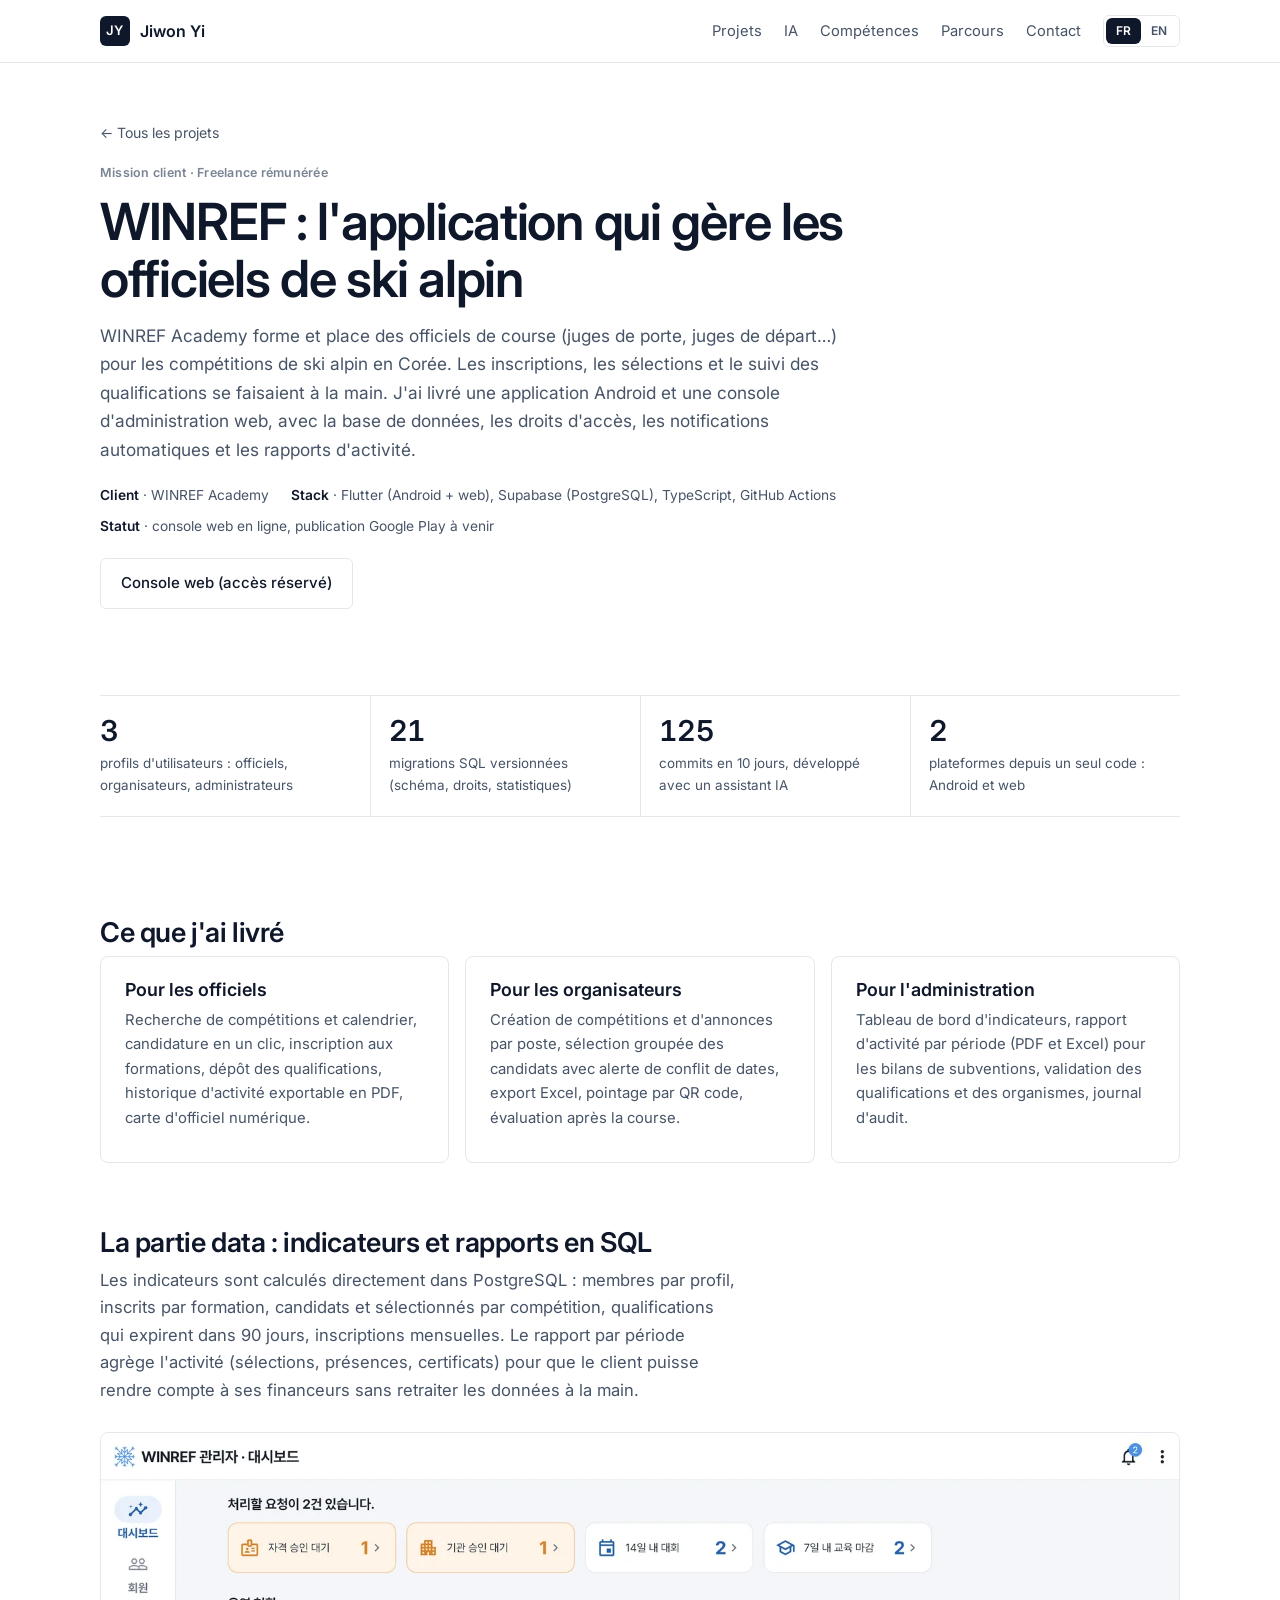
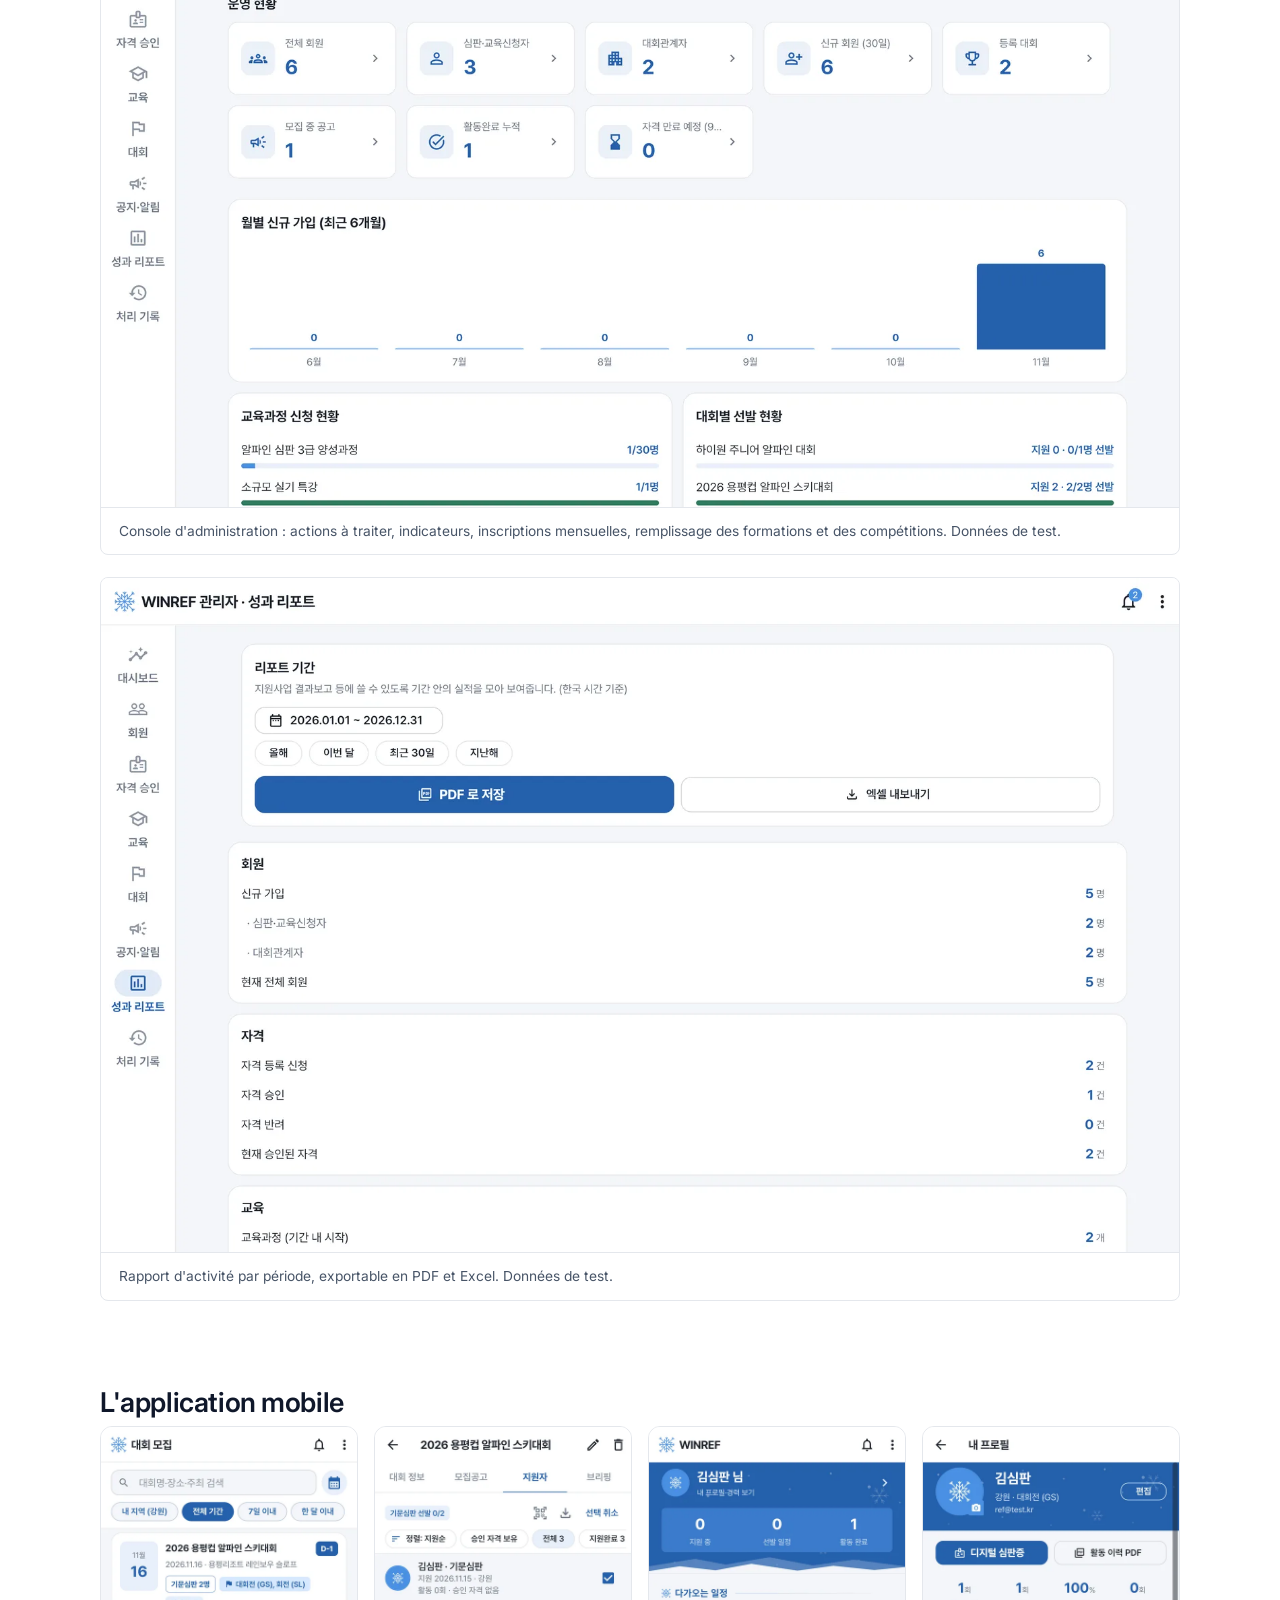
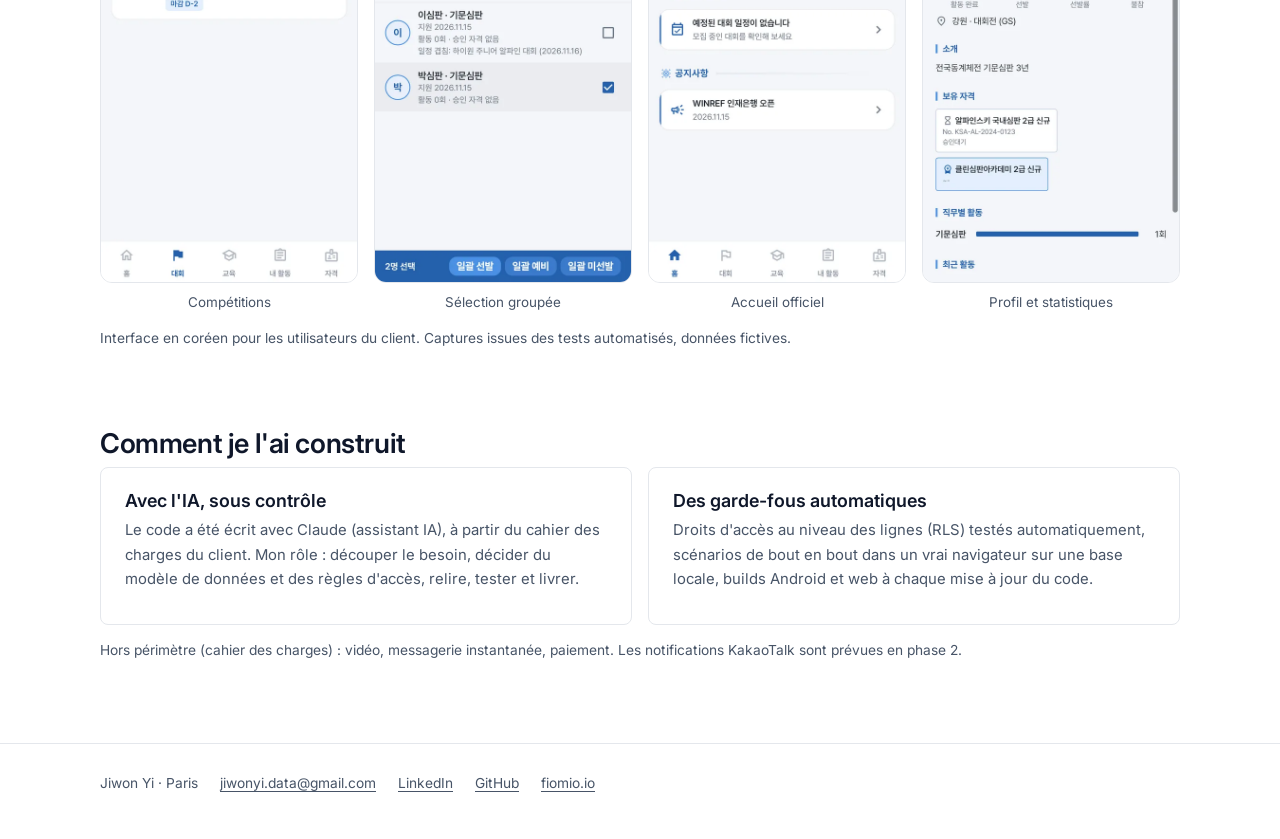
<file: winref.html>
<!doctype html>
<html lang="fr" data-lang="fr">
<head>
<meta charset="utf-8">
<meta name="viewport" content="width=device-width, initial-scale=1">
<title>WINREF, application client — Jiwon Yi</title>
<meta name="title-fr" content="WINREF, application client — Jiwon Yi">
<meta name="title-en" content="WINREF client app — Jiwon Yi">
<meta name="description" content="Mission freelance : application Android et console web pour gérer les officiels de ski alpin, indicateurs et rapports en SQL.">
<link rel="preconnect" href="https://fonts.googleapis.com"><link rel="preconnect" href="https://fonts.gstatic.com" crossorigin>
<link rel="stylesheet" href="https://fonts.googleapis.com/css2?family=Inter:wght@400;500;600;700&display=swap">
<link rel="stylesheet" href="assets/site.css?v=202611241107">
<script src="assets/site.js?v=202611241107"></script>
</head>
<body>
<nav class="nav"><div class="wrap">
  <a class="brand" href="index.html"><span class="mono">JY</span>Jiwon Yi</a>
  <a class="link" href="index.html#etudes"><span lang="fr">Projets</span><span lang="en">Projects</span></a>
  <a class="link opt" href="index.html#ia"><span lang="fr">IA</span><span lang="en">AI</span></a>
  <a class="link opt" href="index.html#competences"><span lang="fr">Compétences</span><span lang="en">Skills</span></a>
  <a class="link opt" href="index.html#parcours"><span lang="fr">Parcours</span><span lang="en">Background</span></a>
  <a class="link opt" href="mailto:jiwonyi.data@gmail.com">Contact</a>
  <div class="langsw" role="group" aria-label="Language"><button data-lang="fr" aria-pressed="true">FR</button><button data-lang="en" aria-pressed="false">EN</button></div>
</div></nav>
<header class="case-hero"><div class="wrap">
  <a class="back" href="index.html#etudes"><span lang="fr">← Tous les projets</span><span lang="en">← All projects</span></a>
  <p class="eyebrow"><span lang="fr">Mission client · Freelance rémunérée</span><span lang="en">Client project · Paid freelance</span></p>
  <h1 lang="fr">WINREF : l'application qui gère les officiels de ski alpin</h1>
  <h1 lang="en">WINREF: the app that runs alpine-ski race officials</h1>
  <p lang="fr">WINREF Academy forme et place des officiels de course (juges de porte, juges de départ…) pour les compétitions de ski alpin en Corée. Les inscriptions, les sélections et le suivi des qualifications se faisaient à la main. J'ai livré une application Android et une console d'administration web, avec la base de données, les droits d'accès, les notifications automatiques et les rapports d'activité.</p>
  <p lang="en">WINREF Academy trains and assigns race officials (gate judges, start judges…) for alpine-ski competitions in Korea. Applications, selections and qualification tracking were handled by hand. I delivered an Android app and a web admin console, with the database, access rights, automatic notifications and activity reports.</p>
  <div class="meta">
    <span><b lang="fr">Client</b><b lang="en">Client</b> · WINREF Academy</span>
    <span><b lang="fr">Stack</b><b lang="en">Stack</b> · Flutter (Android + web), Supabase (PostgreSQL), TypeScript, GitHub Actions</span>
    <span><b lang="fr">Statut</b><b lang="en">Status</b> · <span lang="fr">console web en ligne, publication Google Play à venir</span><span lang="en">web console live, Google Play release upcoming</span></span>
  </div>
  <div class="btns"><a class="btn" href="https://admin.winref.co.kr/"><span lang="fr">Console web (accès réservé)</span><span lang="en">Web console (restricted access)</span></a></div>
</div></header>

<section><div class="wrap">
  <div class="kpis">
    <div class="kpi"><b>3</b><span lang="fr">profils d'utilisateurs : officiels, organisateurs, administrateurs</span><span lang="en">user roles: officials, organisers, administrators</span></div>
    <div class="kpi"><b>21</b><span lang="fr">migrations SQL versionnées (schéma, droits, statistiques)</span><span lang="en">versioned SQL migrations (schema, rights, statistics)</span></div>
    <div class="kpi"><b>125</b><span lang="fr">commits en 10 jours, développé avec un assistant IA</span><span lang="en">commits in 10 days, built with an AI assistant</span></div>
    <div class="kpi"><b>2</b><span lang="fr">plateformes depuis un seul code : Android et web</span><span lang="en">platforms from one codebase: Android and web</span></div>
  </div>
</div></section>

<section class="tight"><div class="wrap">
  <h2 class="title" lang="fr">Ce que j'ai livré</h2>
  <h2 class="title" lang="en">What I delivered</h2>
  <div class="grid3">
    <div class="card"><h3 lang="fr">Pour les officiels</h3><h3 lang="en">For officials</h3>
      <p lang="fr">Recherche de compétitions et calendrier, candidature en un clic, inscription aux formations, dépôt des qualifications, historique d'activité exportable en PDF, carte d'officiel numérique.</p>
      <p lang="en">Competition search and calendar, one-tap application, training sign-up, qualification upload, activity history exported to PDF, digital official card.</p></div>
    <div class="card"><h3 lang="fr">Pour les organisateurs</h3><h3 lang="en">For organisers</h3>
      <p lang="fr">Création de compétitions et d'annonces par poste, sélection groupée des candidats avec alerte de conflit de dates, export Excel, pointage par QR code, évaluation après la course.</p>
      <p lang="en">Competition and per-role recruitment posts, bulk candidate selection with date-clash warnings, Excel export, QR-code check-in, post-race evaluation.</p></div>
    <div class="card"><h3 lang="fr">Pour l'administration</h3><h3 lang="en">For administrators</h3>
      <p lang="fr">Tableau de bord d'indicateurs, rapport d'activité par période (PDF et Excel) pour les bilans de subventions, validation des qualifications et des organismes, journal d'audit.</p>
      <p lang="en">KPI dashboard, activity report by period (PDF and Excel) for grant reporting, qualification and organisation approval, audit log.</p></div>
  </div>
</div></section>

<section class="tight"><div class="wrap">
  <h2 class="title" lang="fr">La partie data : indicateurs et rapports en SQL</h2>
  <h2 class="title" lang="en">The data side: KPIs and reports in SQL</h2>
  <p class="intro" lang="fr">Les indicateurs sont calculés directement dans PostgreSQL : membres par profil, inscrits par formation, candidats et sélectionnés par compétition, qualifications qui expirent dans 90 jours, inscriptions mensuelles. Le rapport par période agrège l'activité (sélections, présences, certificats) pour que le client puisse rendre compte à ses financeurs sans retraiter les données à la main.</p>
  <p class="intro" lang="en">KPIs are computed directly in PostgreSQL: members by role, sign-ups per course, applicants and selected officials per competition, qualifications expiring within 90 days, monthly sign-ups. The period report aggregates activity (selections, attendance, certificates) so the client can report to funders without reworking data by hand.</p>
  <figure class="shot"><img src="assets/winref/admin-dashboard.webp" width="1600" height="1000" loading="lazy" alt="WINREF admin dashboard">
    <figcaption lang="fr">Console d'administration : actions à traiter, indicateurs, inscriptions mensuelles, remplissage des formations et des compétitions. Données de test.</figcaption>
    <figcaption lang="en">Admin console: pending actions, KPIs, monthly sign-ups, course and competition fill rates. Test data.</figcaption></figure>
  <figure class="shot"><img src="assets/winref/admin-report.webp" width="1600" height="1000" loading="lazy" alt="WINREF period report">
    <figcaption lang="fr">Rapport d'activité par période, exportable en PDF et Excel. Données de test.</figcaption>
    <figcaption lang="en">Activity report by period, exportable to PDF and Excel. Test data.</figcaption></figure>
</div></section>

<section class="tight"><div class="wrap">
  <h2 class="title" lang="fr">L'application mobile</h2>
  <h2 class="title" lang="en">The mobile app</h2>
  <div class="phones">
    <figure><img src="assets/winref/m-competitions.webp" width="540" height="960" loading="lazy" alt=""><figcaption lang="fr">Compétitions</figcaption><figcaption lang="en">Competitions</figcaption></figure>
    <figure><img src="assets/winref/m-bulk-select.webp" width="540" height="960" loading="lazy" alt=""><figcaption lang="fr">Sélection groupée</figcaption><figcaption lang="en">Bulk selection</figcaption></figure>
    <figure><img src="assets/winref/m-referee.webp" width="540" height="960" loading="lazy" alt=""><figcaption lang="fr">Accueil officiel</figcaption><figcaption lang="en">Official's home</figcaption></figure>
    <figure><img src="assets/winref/m-career.webp" width="540" height="960" loading="lazy" alt=""><figcaption lang="fr">Profil et statistiques</figcaption><figcaption lang="en">Profile and stats</figcaption></figure>
  </div>
  <p class="note" lang="fr">Interface en coréen pour les utilisateurs du client. Captures issues des tests automatisés, données fictives.</p>
  <p class="note" lang="en">Korean interface for the client's users. Screenshots from the automated tests, fictitious data.</p>
</div></section>

<section class="tight"><div class="wrap">
  <h2 class="title" lang="fr">Comment je l'ai construit</h2>
  <h2 class="title" lang="en">How I built it</h2>
  <div class="grid2">
    <div class="card"><h3 lang="fr">Avec l'IA, sous contrôle</h3><h3 lang="en">With AI, under control</h3>
      <p lang="fr">Le code a été écrit avec Claude (assistant IA), à partir du cahier des charges du client. Mon rôle : découper le besoin, décider du modèle de données et des règles d'accès, relire, tester et livrer.</p>
      <p lang="en">The code was written with Claude (an AI assistant) from the client's specification. My role: break down the need, decide the data model and access rules, review, test and deliver.</p></div>
    <div class="card"><h3 lang="fr">Des garde-fous automatiques</h3><h3 lang="en">Automatic guardrails</h3>
      <p lang="fr">Droits d'accès au niveau des lignes (RLS) testés automatiquement, scénarios de bout en bout dans un vrai navigateur sur une base locale, builds Android et web à chaque mise à jour du code.</p>
      <p lang="en">Row-level access rights (RLS) tested automatically, end-to-end scenarios in a real browser against a local database, Android and web builds on every code push.</p></div>
  </div>
  <p class="note" lang="fr">Hors périmètre (cahier des charges) : vidéo, messagerie instantanée, paiement. Les notifications KakaoTalk sont prévues en phase 2.</p>
  <p class="note" lang="en">Out of scope (per specification): video, instant messaging, payments. KakaoTalk notifications are planned for phase 2.</p>
</div></section>

<footer><div class="wrap">
  <span>Jiwon Yi · Paris</span>
  <a href="mailto:jiwonyi.data@gmail.com">jiwonyi.data@gmail.com</a>
  <a href="https://www.linkedin.com/in/jiwonyi/">LinkedIn</a>
  <a href="https://github.com/jiwon-ai">GitHub</a>
  <a href="https://fiomio.io">fiomio.io</a>
</div></footer>

</body>
</html>
</file>
<file: assets/site.css>
/* Jiwon Yi — portfolio. Clean analytical look: white, Inter, tabular numbers, two blues. */
:root{
  --bg:#ffffff;--surface:#ffffff;--alt:#f6f7f9;--fg:#0f172a;--muted:#475467;--faint:#7a8494;--line:#e4e7ec;
  --accent:#1e3a5f;--accent-2:#2f6fde;--accent-soft:#eef3fb;--warm-soft:#f6f7f9;--gold:#b08d2e;--ok:#067647;--bad:#b42318;
  --head:"Inter",-apple-system,BlinkMacSystemFont,"Segoe UI",Roboto,Helvetica,Arial,sans-serif;
  --sans:"Inter",-apple-system,BlinkMacSystemFont,"Segoe UI",Roboto,Helvetica,Arial,sans-serif;
  --mono:"Inter",ui-monospace,SFMono-Regular,Menlo,Consolas,monospace;
  --radius:8px;--maxw:1120px;
  --shadow:none;
}
@media (prefers-color-scheme:dark){:root:not([data-theme="light"]){
  --bg:#0b0f17;--surface:#0f1520;--alt:#121a26;--fg:#e6e9ef;--muted:#a1a9b8;--faint:#7c8596;--line:#1f2937;
  --accent:#9db7d9;--accent-2:#5b9bff;--accent-soft:#132036;--warm-soft:#121a26;--gold:#d6b25b;--ok:#4cc38a;--bad:#f97066;
}}
:root[data-theme="dark"]{
  --bg:#0b0f17;--surface:#0f1520;--alt:#121a26;--fg:#e6e9ef;--muted:#a1a9b8;--faint:#7c8596;--line:#1f2937;
  --accent:#9db7d9;--accent-2:#5b9bff;--accent-soft:#132036;--warm-soft:#121a26;--gold:#d6b25b;--ok:#4cc38a;--bad:#f97066;
}
*{box-sizing:border-box}
html{scroll-behavior:smooth}
body{margin:0;background:var(--bg);color:var(--fg);font:16px/1.65 var(--sans);-webkit-font-smoothing:antialiased;text-rendering:optimizeLegibility}
a{color:var(--accent);text-underline-offset:3px}
img{max-width:100%;display:block}
.wrap{max-width:var(--maxw);margin:0 auto;padding:0 20px}
html[data-lang="fr"] [lang="en"]:not(html){display:none!important}
html[data-lang="en"] [lang="fr"]:not(html){display:none!important}

/* nav */
.nav{position:sticky;top:0;z-index:20;background:color-mix(in srgb,var(--bg) 85%,transparent);backdrop-filter:saturate(1.2) blur(12px);border-bottom:1px solid var(--line)}
.nav .wrap{display:flex;align-items:center;gap:22px;height:62px}
.brand{display:flex;align-items:center;gap:10px;font-weight:600;color:var(--fg);text-decoration:none;margin-right:auto}
.mono{width:30px;height:30px;border-radius:6px;background:var(--fg);color:var(--bg);display:grid;place-items:center;font:600 .82rem/1 var(--head);letter-spacing:.02em}
.nav a.link{color:var(--muted);text-decoration:none;font-size:.92rem}
.nav a.link:hover{color:var(--fg)}
.langsw{display:flex;border:1px solid var(--line);border-radius:6px;padding:2px;background:var(--surface)}
.langsw button{border:0;background:transparent;color:var(--muted);font:600 .75rem/1 var(--sans);padding:7px 10px;border-radius:6px;cursor:pointer}
.langsw button[aria-pressed="true"]{background:var(--fg);color:var(--bg)}
@media (max-width:680px){.nav a.link.opt{display:none}.nav .wrap{gap:14px}}

/* type */
.eyebrow{font:600 .78rem/1.2 var(--mono);letter-spacing:.02em;color:var(--faint);margin:0 0 12px}
.display{font-family:var(--head);font-weight:600;letter-spacing:-.025em;line-height:1.08}
h2.h{font-family:var(--head);font-weight:600;font-size:clamp(1.7rem,3.4vw,2.4rem);letter-spacing:-.02em;line-height:1.1;margin:0 0 10px}
p.intro{color:var(--muted);max-width:640px;margin:0 0 28px;font-size:1.04rem}
.sechead{display:flex;justify-content:space-between;align-items:end;gap:20px;flex-wrap:wrap;margin-bottom:8px}
section{padding:56px 0}
section.tight{padding:28px 0}
.rule{border:0;border-top:1px solid var(--line);margin:0}

/* hero */
.hero{padding:64px 0 48px}
.hero .grid{display:grid;grid-template-columns:1.45fr 1fr;gap:48px;align-items:start}
.hero h1{font-size:clamp(2.5rem,5.6vw,4.2rem);margin:0 0 22px}
.hero h1 em{font-style:normal;color:var(--accent-2)}
.hero .lead{font-size:1.12rem;color:var(--muted);max-width:620px;margin:0 0 28px}
.btns{display:flex;flex-wrap:wrap;gap:10px}
.btn{display:inline-flex;align-items:center;gap:8px;padding:12px 20px;border-radius:6px;text-decoration:none;font-weight:600;font-size:.94rem;border:1px solid var(--line);color:var(--fg);background:var(--surface);transition:transform .15s,border-color .15s}
.btn:hover{transform:translateY(-1px);border-color:var(--fg)}
.btn.primary{background:var(--fg);color:var(--bg);border-color:var(--fg)}
.profile{background:var(--surface);border:1px solid var(--line);border-radius:var(--radius);padding:24px;box-shadow:var(--shadow)}
.profile .top{display:flex;gap:14px;align-items:center;margin-bottom:18px}
.profile .mono{width:52px;height:52px;font-size:1.15rem}
.profile .name{font:600 1.25rem/1.2 var(--head)}
.profile .role{font-size:.88rem;color:var(--muted)}
.facts{margin:0;display:grid;gap:12px}
.facts div{display:grid;grid-template-columns:110px 1fr;gap:10px;font-size:.9rem;border-top:1px solid var(--line);padding-top:11px}
.facts dt{color:var(--faint);font-size:.78rem;text-transform:uppercase;letter-spacing:.08em;padding-top:2px}
.facts dd{margin:0}
.dot{display:inline-block;width:8px;height:8px;border-radius:50%;background:var(--ok);margin-right:6px;box-shadow:0 0 0 3px color-mix(in srgb,var(--ok) 25%,transparent)}
@media (max-width:900px){.hero .grid{grid-template-columns:1fr;gap:32px}.hero{padding-top:40px}}

/* proof strip */
.proof{display:grid;grid-template-columns:repeat(3,1fr);border-top:1px solid var(--line);border-bottom:1px solid var(--line)}
.proof div{padding:26px 24px 26px 0}
.proof div+div{padding-left:24px;border-left:1px solid var(--line)}
.proof b{display:block;font:600 2.3rem/1 var(--head);letter-spacing:-.02em;margin-bottom:8px}
.proof span{color:var(--muted);font-size:.92rem}
@media (max-width:760px){.proof{grid-template-columns:1fr}.proof div,.proof div+div{padding:18px 0;border-left:0}.proof div+div{border-top:1px solid var(--line)}}

/* case cards */
.case{display:grid;grid-template-columns:1fr 1fr;background:var(--surface);border:1px solid var(--line);border-radius:var(--radius);overflow:hidden;box-shadow:var(--shadow);margin-bottom:26px}
.case .txt{padding:34px 36px}
.case .viz{padding:28px 30px;border-left:1px solid var(--line);background:var(--alt);display:flex;flex-direction:column}
.case .num{font:500 .76rem/1 var(--mono);color:var(--faint);margin-bottom:12px}
.case h3{font:600 1.6rem/1.15 var(--head);letter-spacing:-.015em;margin:6px 0 18px}
.pai{display:grid;gap:12px;margin:0 0 22px}
.pai div{display:grid;grid-template-columns:92px 1fr;gap:12px;font-size:.93rem}
.pai dt{font:500 .74rem/1.4 var(--mono);color:var(--faint);padding-top:2px}
.pai dd{margin:0;color:var(--muted)}
.pai dd b{color:var(--fg);font-weight:600}
.metrics{display:grid;grid-template-columns:repeat(3,1fr);gap:10px;margin-bottom:22px}
.metrics div{border-top:1px solid var(--line);padding-top:10px}
.metrics b{display:block;font:600 1.55rem/1.05 var(--head);letter-spacing:-.02em}
.metrics span{display:block;font-size:.78rem;color:var(--muted);line-height:1.35;margin-top:4px}
.tags{display:flex;flex-wrap:wrap;gap:6px;margin:0 0 22px;padding:0;list-style:none}
.tags li{font-size:.75rem;padding:3px 10px;border-radius:6px;border:1px solid var(--line);color:var(--muted)}
.actions{display:flex;gap:18px;flex-wrap:wrap;align-items:center}
.actions a{font-weight:600;text-decoration:none;font-size:.93rem}
.actions a.btn{font-size:.9rem;padding:10px 16px}
.viz h4{margin:0 0 2px;font-size:.88rem;font-weight:600}
.viz .cap{margin:0 0 12px;font-size:.8rem;color:var(--muted)}
.viz .chartbox{position:relative;flex:1;min-height:260px}
@media (max-width:900px){.case{grid-template-columns:1fr}.case .viz{border-left:0;border-top:1px solid var(--line)}.case .txt{padding:26px 22px}.case .viz{padding:22px}}
@media (max-width:480px){.metrics{grid-template-columns:1fr 1fr}.pai div{grid-template-columns:1fr;gap:2px}}

/* capability matrix */
.caps{display:grid;grid-template-columns:repeat(2,1fr);gap:0;border-top:1px solid var(--line)}
.cap{padding:22px 24px 22px 0;border-bottom:1px solid var(--line)}
.cap:nth-child(even){padding-left:24px;border-left:1px solid var(--line)}
.cap h3{font:600 1.15rem/1.2 var(--head);margin:0 0 6px}
.cap p{margin:0 0 8px;color:var(--muted);font-size:.93rem}
.cap .ev{font-size:.83rem}
.cap .ev a{text-decoration:none;font-weight:600}
@media (max-width:760px){.caps{grid-template-columns:1fr}.cap,.cap:nth-child(even){padding:18px 0;border-left:0}}

.grid2{display:grid;grid-template-columns:repeat(2,1fr);gap:16px}
.grid3{display:grid;grid-template-columns:repeat(3,1fr);gap:16px}
@media (max-width:820px){.grid2,.grid3{grid-template-columns:1fr}}
.card{background:var(--surface);border:1px solid var(--line);border-radius:var(--radius);padding:22px 24px}
.card h3{margin:0 0 6px;font:600 1.12rem/1.25 var(--head)}
.card p{margin:0 0 10px;color:var(--muted);font-size:.93rem}

/* timeline */
.tl{display:grid;gap:0}
.tl div{display:grid;grid-template-columns:120px 1fr;gap:18px;padding:14px 0;border-top:1px solid var(--line);font-size:.95rem}
.tl span.y{color:var(--faint);font-variant-numeric:tabular-nums;font-size:.86rem;padding-top:2px}
.tl b{font-weight:600}
.tl small{display:block;color:var(--muted);font-size:.86rem}

/* contact */
.cta{background:var(--alt);color:var(--fg);border:1px solid var(--line);border-radius:var(--radius);padding:48px 44px;display:grid;grid-template-columns:1.4fr 1fr;gap:30px;align-items:center}
.cta h2{font:600 clamp(1.8rem,3.6vw,2.6rem)/1.1 var(--head);letter-spacing:-.02em;margin:0 0 10px}
.cta p{margin:0;color:var(--muted)}
.cta .btns{justify-content:flex-end}

@media (max-width:820px){.cta{grid-template-columns:1fr;padding:32px 24px}.cta .btns{justify-content:flex-start}}

/* case study pages */
.case-hero{padding:56px 0 20px}
.case-hero h1{font-size:clamp(2rem,4.6vw,3.2rem);margin:0 0 16px;max-width:900px}
.case-hero p{color:var(--muted);font-size:1.08rem;max-width:760px;margin:0 0 20px}
.back{display:inline-block;font-size:.88rem;text-decoration:none;color:var(--muted);margin-bottom:22px}
.meta{display:flex;flex-wrap:wrap;gap:8px 22px;font-size:.86rem;color:var(--muted);margin-bottom:20px}
.meta b{color:var(--fg);font-weight:600}
.kpis{display:grid;grid-template-columns:repeat(4,1fr);gap:0;border-top:1px solid var(--line);border-bottom:1px solid var(--line);margin:10px 0 8px}
.kpi{padding:20px 18px 20px 0}
.kpi+.kpi{padding-left:18px;border-left:1px solid var(--line)}
.kpi b{display:block;font:600 1.8rem/1.05 var(--head);letter-spacing:-.02em}
.kpi span{display:block;font-size:.84rem;color:var(--muted);margin-top:6px}
.kpi .d{font-size:.8rem;font-weight:600;margin-top:6px}
#kpis.kpis{border:0;gap:12px;margin:14px 0}
#kpis .kpi,#kpis .kpi+.kpi{background:var(--surface);border:1px solid var(--line);border-radius:14px;padding:16px 18px}
.kpi b span,.proof b span,.metrics b span{font:inherit;color:inherit;display:inline;margin:0}
.up{color:var(--ok)}.down{color:var(--bad)}
@media (max-width:760px){.kpis{grid-template-columns:1fr 1fr}.kpi:nth-child(3){padding-left:0;border-left:0}.kpi:nth-child(n+3){border-top:1px solid var(--line)}#kpis .kpi:nth-child(n){border-top:1px solid var(--line)}}
.panel{background:var(--surface);border:1px solid var(--line);border-radius:var(--radius);padding:24px 26px;box-shadow:var(--shadow);margin-bottom:18px}
.panel h3{margin:0 0 4px;font:600 1.15rem/1.25 var(--head)}
.panel .sub{margin:0 0 14px;color:var(--muted);font-size:.88rem}
.chart{position:relative;height:320px}
.chart.tall{height:460px}
.chart.short{height:260px}
.seg{display:inline-flex;flex-wrap:wrap;gap:6px;margin:0 0 14px}
.seg button{border:1px solid var(--line);background:var(--surface);color:var(--fg);border-radius:6px;padding:6px 13px;font:600 .84rem/1.2 var(--sans);cursor:pointer}
.seg button[aria-pressed="true"]{background:var(--fg);border-color:var(--fg);color:var(--bg)}
.toolbar{display:flex;flex-wrap:wrap;align-items:center;gap:6px 14px;margin-bottom:4px}
.toolbar label{font-size:.78rem;color:var(--faint);font-weight:600;text-transform:uppercase;letter-spacing:.08em}
h2.title{font:600 1.7rem/1.15 var(--head);letter-spacing:-.015em;margin:8px 0 8px}
.prose{max-width:760px}
.prose h2{font:600 1.5rem/1.2 var(--head);letter-spacing:-.015em;margin:40px 0 12px}
.prose ol,.prose ul{padding-left:20px}
.prose li{margin:7px 0}
.note{font-size:.86rem;color:var(--muted)}
table{border-collapse:collapse;width:100%;font-size:.9rem}
th,td{padding:9px 10px;border-bottom:1px solid var(--line);text-align:left}
th{font-size:.74rem;text-transform:uppercase;letter-spacing:.07em;color:var(--faint);font-weight:600}
td.n,th.n{text-align:right;font-variant-numeric:tabular-nums}
.tablewrap{overflow-x:auto}
.heat{border-collapse:separate;border-spacing:2px;font-size:.72rem;min-width:640px}
.heat td,.heat th{border:0;padding:4px 0;text-align:center;min-width:26px;border-radius:3px}
.heat th{font-size:.68rem;letter-spacing:0}
.heat td.lab{text-align:right;padding-right:8px;color:var(--muted);white-space:nowrap}
.flow{display:flex;flex-wrap:wrap;gap:8px;align-items:center;margin:12px 0}
.flow span{background:var(--accent-soft);color:var(--accent);border-radius:10px;padding:8px 12px;font-size:.84rem;font-weight:600}
.flow span span{background:none;padding:0}
.flow i{color:var(--faint);font-style:normal}
.callout{border-left:3px solid var(--accent);background:var(--warm-soft);padding:14px 18px;border-radius:0 12px 12px 0;margin:18px 0}
.callout p{margin:0}
.next{display:flex;justify-content:space-between;gap:16px;flex-wrap:wrap;margin-top:40px;padding-top:24px;border-top:1px solid var(--line)}
.next a{text-decoration:none;font-weight:600}

footer{border-top:1px solid var(--line);margin-top:40px;padding:28px 0 44px;color:var(--muted);font-size:.86rem}
footer .wrap{display:flex;flex-wrap:wrap;gap:10px 22px;align-items:center}
footer a{color:var(--muted)}
.case-hero h1{font-family:var(--head);font-weight:600;letter-spacing:-.025em;line-height:1.1}

.aiflow{display:grid;grid-template-columns:repeat(4,1fr);gap:0;margin:0 0 22px;border:1px solid var(--line);border-radius:var(--radius);background:var(--surface);overflow:hidden}
.aiflow div{padding:20px 20px 18px;position:relative}
.aiflow div+div{border-left:1px solid var(--line)}
.aiflow span{display:inline-grid;place-items:center;width:24px;height:24px;border-radius:4px;background:var(--fg);color:var(--bg);font:500 .76rem/1 var(--mono);margin-bottom:10px}
.aiflow div:nth-child(3) span{background:var(--accent-2);color:#fff}
.aiflow b{display:block;font:600 1.05rem/1.25 var(--head);margin-bottom:4px}
.aiflow p{margin:0;color:var(--muted);font-size:.88rem}
@media (max-width:820px){.aiflow{grid-template-columns:1fr 1fr}.aiflow div:nth-child(3){border-left:0}.aiflow div:nth-child(n+3){border-top:1px solid var(--line)}}
@media (max-width:480px){.aiflow{grid-template-columns:1fr}.aiflow div+div{border-left:0;border-top:1px solid var(--line)}}

/* WINREF screenshots */
.shot{margin:0 0 22px;background:var(--surface);border:1px solid var(--line);border-radius:var(--radius);overflow:hidden;box-shadow:var(--shadow)}
.shot img,.phones img,.case .viz img{display:block;width:100%;height:auto}
.shot figcaption{padding:12px 18px;font-size:.86rem;color:var(--muted);border-top:1px solid var(--line)}
.phones{display:grid;grid-template-columns:repeat(4,1fr);gap:16px}
.phones figure{margin:0}
.phones img{border:1px solid var(--line);border-radius:12px;box-shadow:var(--shadow)}
.phones figcaption{text-align:center;font-size:.84rem;color:var(--muted);margin-top:8px}
@media (max-width:760px){.phones{grid-template-columns:1fr 1fr}}
.case .viz img{border:1px solid var(--line);border-radius:6px;margin-top:6px}

/* data-style numbers */
.proof b,.metrics b,.kpi b{font-family:var(--sans);font-weight:600;font-variant-numeric:tabular-nums;letter-spacing:-.02em}
.proof b{font-size:2rem}
.tl span.y,.meta,.facts dt{font-family:var(--mono)}
.facts dt{text-transform:none;letter-spacing:0}
.btn{font-weight:500}
.btn.primary{background:var(--accent);border-color:var(--accent);color:var(--bg)}
.btn:hover{transform:none}
.nav{background:color-mix(in srgb,var(--bg) 92%,transparent)}
section#ia,section#parcours{background:var(--alt);border-top:1px solid var(--line);border-bottom:1px solid var(--line)}
section#ia .card,section#ia .aiflow{background:var(--surface)}
.hero .sub{font:500 clamp(1.15rem,2.2vw,1.45rem)/1.35 var(--sans);color:var(--fg);margin:-6px 0 18px;max-width:620px}
.profile .facts div:first-child{border-top:0;padding-top:0}
.case-hero p.eyebrow{font-size:.78rem;color:var(--faint);margin:0 0 12px;max-width:none}
/* Paris Disparu: Game Boy screenshots, keep pixels sharp */
.sechead.side{margin-top:44px}
.phones.gb img,.case .viz img.px{image-rendering:pixelated;border-radius:6px}
</file>
